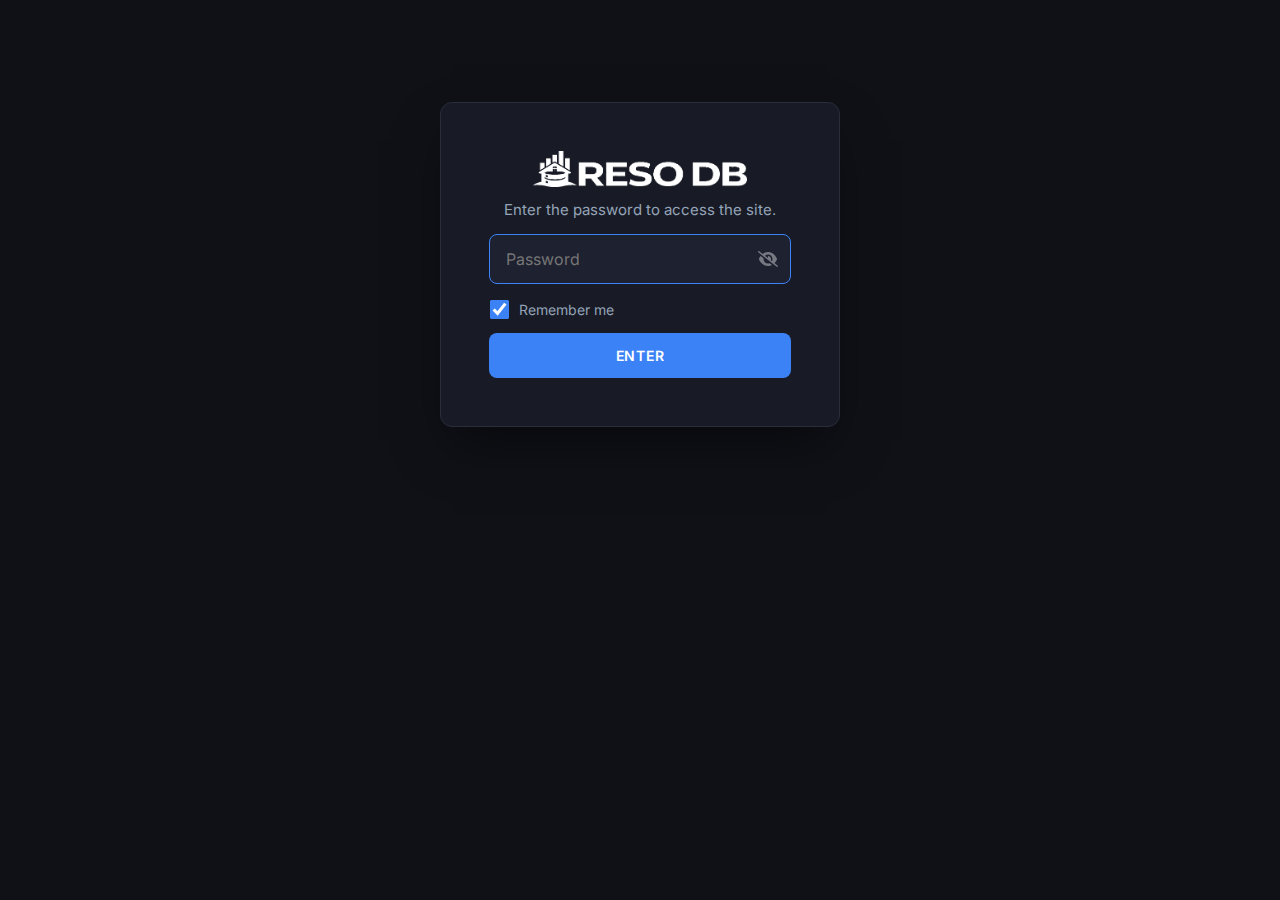
<file: index.html>
<!DOCTYPE html>
<html class="staticrypt-html">
    <head>
        <meta charset="utf-8" />
        <title>RESO DB</title>
        <meta name="viewport" content="width=device-width, initial-scale=1" />

        <meta http-equiv="cache-control" content="max-age=0" />
        <meta http-equiv="cache-control" content="no-cache" />
        <meta http-equiv="expires" content="0" />
        <meta http-equiv="expires" content="Tue, 01 Jan 1980 1:00:00 GMT" />
        <meta http-equiv="pragma" content="no-cache" />

        <style>
            @import url('https://fonts.googleapis.com/css2?family=Inter:wght@400;500;600&display=swap');

            .staticrypt-hr {
                margin-top: 20px;
                margin-bottom: 20px;
                border: 0;
                border-top: 1px solid #2a2d3a;
            }

            .staticrypt-page {
                width: 400px;
                padding: 8% 0 0;
                margin: auto;
                box-sizing: border-box;
            }

            .staticrypt-form {
                position: relative;
                z-index: 1;
                background: #181b25;
                max-width: 400px;
                margin: 0 auto 100px;
                padding: 48px;
                text-align: center;
                border-radius: 12px;
                border: 1px solid #2a2d3a;
                box-shadow: 0 25px 50px -12px rgba(0, 0, 0, 0.5);
            }

            .staticrypt-form input[type="password"],
            input[type="text"] {
                background: #1e2130;
                border: 1px solid #2a2d3a;
                box-sizing: border-box;
                font-size: 15px;
                font-family: 'Inter', sans-serif;
                outline: 0;
                padding: 14px 40px 14px 16px;
                width: 100%;
                color: #e2e8f0;
                border-radius: 8px;
                transition: border-color 0.2s;
            }

            .staticrypt-form input[type="password"]:focus,
            input[type="text"]:focus {
                border-color: #3b82f6;
            }

            .staticrypt-password-container {
                position: relative;
                outline: 0;
                width: 100%;
                border: 0;
                margin: 0 0 16px;
                box-sizing: border-box;
            }

            .staticrypt-toggle-password-visibility {
                cursor: pointer;
                height: 20px;
                opacity: 40%;
                padding: 13px;
                position: absolute;
                right: 0;
                top: 50%;
                transform: translateY(-50%);
                width: 20px;
                filter: invert(1);
            }

            .staticrypt-form .staticrypt-decrypt-button {
                text-transform: uppercase;
                outline: 0;
                background: #3b82f6;
                width: 100%;
                border: 0;
                padding: 14px;
                color: #ffffff;
                font-size: 14px;
                font-weight: 600;
                font-family: 'Inter', sans-serif;
                letter-spacing: 0.05em;
                cursor: pointer;
                border-radius: 8px;
                transition: background 0.2s;
            }

            .staticrypt-form .staticrypt-decrypt-button:hover,
            .staticrypt-form .staticrypt-decrypt-button:active,
            .staticrypt-form .staticrypt-decrypt-button:focus {
                background: #2563eb;
            }

            .staticrypt-html {
                height: 100%;
            }

            .staticrypt-body {
                height: 100%;
                margin: 0;
            }

            .staticrypt-content {
                height: 100%;
                margin-bottom: 1em;
                background: #0f1117;
                font-family: 'Inter', sans-serif;
                -webkit-font-smoothing: antialiased;
                -moz-osx-font-smoothing: grayscale;
            }

            .staticrypt-logo {
                margin-bottom: 24px;
            }

            .staticrypt-logo img {
                height: 36px;
                filter: brightness(0) invert(1);
            }

            .staticrypt-instructions {
                margin-top: -1em;
                margin-bottom: 1em;
                color: #94a3b8;
                font-size: 0.9375rem;
            }

            .staticrypt-title {
                font-size: 1.5em;
                color: #e2e8f0;
                font-weight: 600;
            }

            label.staticrypt-remember {
                display: flex;
                align-items: center;
                margin-bottom: 1em;
                color: #94a3b8;
                font-size: 0.875rem;
            }

            .staticrypt-remember input[type="checkbox"] {
                transform: scale(1.5);
                margin-right: 1em;
                accent-color: #3b82f6;
            }

            .hidden {
                display: none !important;
            }

            .staticrypt-spinner-container {
                height: 100%;
                display: flex;
                align-items: center;
                justify-content: center;
                background: #0f1117;
            }

            .staticrypt-spinner {
                display: inline-block;
                width: 2rem;
                height: 2rem;
                vertical-align: text-bottom;
                border: 0.25em solid #2a2d3a;
                border-right-color: #3b82f6;
                border-radius: 50%;
                animation: spinner-border 0.75s linear infinite;
            }

            @keyframes spinner-border {
                100% {
                    transform: rotate(360deg);
                }
            }

            @media screen and (-webkit-min-device-pixel-ratio: 0) {
                .staticrypt-form input[type="password"],
                input[type="text"] {
                    font-size: 16px;
                }
            }
        </style>
    </head>

    <body class="staticrypt-body">
        <div id="staticrypt_loading" class="staticrypt-spinner-container">
            <div class="staticrypt-spinner"></div>
        </div>

        <div id="staticrypt_content" class="staticrypt-content hidden">
            <div class="staticrypt-page">
                <div class="staticrypt-form">
                    <div class="staticrypt-logo">
                        <img src="[data-uri]" alt="RESO DB" />
                    </div>
                    <div class="staticrypt-instructions">
                        <p>Enter the password to access the site.</p>
                    </div>

                    <form id="staticrypt-form" action="#" method="post">
                        <div class="staticrypt-password-container">
                            <input
                                id="staticrypt-password"
                                type="password"
                                name="password"
                                placeholder="Password"
                                autofocus
                            />

                            <img
                                class="staticrypt-toggle-password-visibility"
                                alt="Show password"
                                title="Show password"
                                src="[data-uri]"
                            />
                        </div>

                        <label id="staticrypt-remember-label" class="staticrypt-remember hidden">
                            <input id="staticrypt-remember" type="checkbox" name="remember" checked />
                            Remember me
                        </label>

                        <input type="submit" class="staticrypt-decrypt-button" value="Enter" />
                    </form>
                </div>
            </div>
        </div>

        <script>
            const staticryptInitiator = ((function(){
  const exports = {};
  const cryptoEngine = ((function(){
  const exports = {};
  const { subtle } = crypto;

const IV_BITS = 16 * 8;
const HEX_BITS = 4;
const ENCRYPTION_ALGO = "AES-CBC";

/**
 * Translates between utf8 encoded hexadecimal strings
 * and Uint8Array bytes.
 */
const HexEncoder = {
    /**
     * hex string -> bytes
     * @param {string} hexString
     * @returns {Uint8Array}
     */
    parse: function (hexString) {
        if (hexString.length % 2 !== 0) throw "Invalid hexString";
        const arrayBuffer = new Uint8Array(hexString.length / 2);

        for (let i = 0; i < hexString.length; i += 2) {
            const byteValue = parseInt(hexString.substring(i, i + 2), 16);
            if (isNaN(byteValue)) {
                throw "Invalid hexString";
            }
            arrayBuffer[i / 2] = byteValue;
        }
        return arrayBuffer;
    },

    /**
     * bytes -> hex string
     * @param {Uint8Array} bytes
     * @returns {string}
     */
    stringify: function (bytes) {
        const hexBytes = [];

        for (let i = 0; i < bytes.length; ++i) {
            let byteString = bytes[i].toString(16);
            if (byteString.length < 2) {
                byteString = "0" + byteString;
            }
            hexBytes.push(byteString);
        }
        return hexBytes.join("");
    },
};

/**
 * Translates between utf8 strings and Uint8Array bytes.
 */
const UTF8Encoder = {
    parse: function (str) {
        return new TextEncoder().encode(str);
    },

    stringify: function (bytes) {
        return new TextDecoder().decode(bytes);
    },
};

/**
 * Salt and encrypt a msg with a password.
 */
async function encrypt(msg, hashedPassword) {
    // Must be 16 bytes, unpredictable, and preferably cryptographically random. However, it need not be secret.
    // https://developer.mozilla.org/en-US/docs/Web/API/SubtleCrypto/encrypt#parameters
    const iv = crypto.getRandomValues(new Uint8Array(IV_BITS / 8));

    const key = await subtle.importKey("raw", HexEncoder.parse(hashedPassword), ENCRYPTION_ALGO, false, ["encrypt"]);

    const encrypted = await subtle.encrypt(
        {
            name: ENCRYPTION_ALGO,
            iv: iv,
        },
        key,
        UTF8Encoder.parse(msg)
    );

    // iv will be 32 hex characters, we prepend it to the ciphertext for use in decryption
    return HexEncoder.stringify(iv) + HexEncoder.stringify(new Uint8Array(encrypted));
}
exports.encrypt = encrypt;

/**
 * Decrypt a salted msg using a password.
 *
 * @param {string} encryptedMsg
 * @param {string} hashedPassword
 * @returns {Promise<string>}
 */
async function decrypt(encryptedMsg, hashedPassword) {
    const ivLength = IV_BITS / HEX_BITS;
    const iv = HexEncoder.parse(encryptedMsg.substring(0, ivLength));
    const encrypted = encryptedMsg.substring(ivLength);

    const key = await subtle.importKey("raw", HexEncoder.parse(hashedPassword), ENCRYPTION_ALGO, false, ["decrypt"]);

    const outBuffer = await subtle.decrypt(
        {
            name: ENCRYPTION_ALGO,
            iv: iv,
        },
        key,
        HexEncoder.parse(encrypted)
    );

    return UTF8Encoder.stringify(new Uint8Array(outBuffer));
}
exports.decrypt = decrypt;

/**
 * Salt and hash the password so it can be stored in localStorage without opening a password reuse vulnerability.
 *
 * @param {string} password
 * @param {string} salt
 * @returns {Promise<string>}
 */
async function hashPassword(password, salt) {
    // we hash the password in multiple steps, each adding more iterations. This is because we used to allow less
    // iterations, so for backward compatibility reasons, we need to support going from that to more iterations.
    let hashedPassword = await hashLegacyRound(password, salt);

    hashedPassword = await hashSecondRound(hashedPassword, salt);

    return hashThirdRound(hashedPassword, salt);
}
exports.hashPassword = hashPassword;

/**
 * This hashes the password with 1k iterations. This is a low number, we need this function to support backwards
 * compatibility.
 *
 * @param {string} password
 * @param {string} salt
 * @returns {Promise<string>}
 */
function hashLegacyRound(password, salt) {
    return pbkdf2(password, salt, 1000, "SHA-1");
}
exports.hashLegacyRound = hashLegacyRound;

/**
 * Add a second round of iterations. This is because we used to use 1k, so for backwards compatibility with
 * remember-me/autodecrypt links, we need to support going from that to more iterations.
 *
 * @param hashedPassword
 * @param salt
 * @returns {Promise<string>}
 */
function hashSecondRound(hashedPassword, salt) {
    return pbkdf2(hashedPassword, salt, 14000, "SHA-256");
}
exports.hashSecondRound = hashSecondRound;

/**
 * Add a third round of iterations to bring total number to 600k. This is because we used to use 1k, then 15k, so for
 * backwards compatibility with remember-me/autodecrypt links, we need to support going from that to more iterations.
 *
 * @param hashedPassword
 * @param salt
 * @returns {Promise<string>}
 */
function hashThirdRound(hashedPassword, salt) {
    return pbkdf2(hashedPassword, salt, 585000, "SHA-256");
}
exports.hashThirdRound = hashThirdRound;

/**
 * Salt and hash the password so it can be stored in localStorage without opening a password reuse vulnerability.
 *
 * @param {string} password
 * @param {string} salt
 * @param {int} iterations
 * @param {string} hashAlgorithm
 * @returns {Promise<string>}
 */
async function pbkdf2(password, salt, iterations, hashAlgorithm) {
    const key = await subtle.importKey("raw", UTF8Encoder.parse(password), "PBKDF2", false, ["deriveBits"]);

    const keyBytes = await subtle.deriveBits(
        {
            name: "PBKDF2",
            hash: hashAlgorithm,
            iterations,
            salt: UTF8Encoder.parse(salt),
        },
        key,
        256
    );

    return HexEncoder.stringify(new Uint8Array(keyBytes));
}

function generateRandomSalt() {
    const bytes = crypto.getRandomValues(new Uint8Array(128 / 8));

    return HexEncoder.stringify(new Uint8Array(bytes));
}
exports.generateRandomSalt = generateRandomSalt;

async function signMessage(hashedPassword, message) {
    const key = await subtle.importKey(
        "raw",
        HexEncoder.parse(hashedPassword),
        {
            name: "HMAC",
            hash: "SHA-256",
        },
        false,
        ["sign"]
    );
    const signature = await subtle.sign("HMAC", key, UTF8Encoder.parse(message));

    return HexEncoder.stringify(new Uint8Array(signature));
}
exports.signMessage = signMessage;

function getRandomAlphanum() {
    const possibleCharacters = "abcdefghijklmnopqrstuvwxyzABCDEFGHIJKLMNOPQRSTUVWXYZ0123456789";

    let byteArray;
    let parsedInt;

    // Keep generating new random bytes until we get a value that falls
    // within a range that can be evenly divided by possibleCharacters.length
    do {
        byteArray = crypto.getRandomValues(new Uint8Array(1));
        // extract the lowest byte to get an int from 0 to 255 (probably unnecessary, since we're only generating 1 byte)
        parsedInt = byteArray[0] & 0xff;
    } while (parsedInt >= 256 - (256 % possibleCharacters.length));

    // Take the modulo of the parsed integer to get a random number between 0 and totalLength - 1
    const randomIndex = parsedInt % possibleCharacters.length;

    return possibleCharacters[randomIndex];
}

/**
 * Generate a random string of a given length.
 *
 * @param {int} length
 * @returns {string}
 */
function generateRandomString(length) {
    let randomString = "";

    for (let i = 0; i < length; i++) {
        randomString += getRandomAlphanum();
    }

    return randomString;
}
exports.generateRandomString = generateRandomString;

  return exports;
})());
const codec = ((function(){
  const exports = {};
  /**
 * Initialize the codec with the provided cryptoEngine - this return functions to encode and decode messages.
 *
 * @param cryptoEngine - the engine to use for encryption / decryption
 */
function init(cryptoEngine) {
    const exports = {};

    /**
     * Top-level function for encoding a message.
     * Includes password hashing, encryption, and signing.
     *
     * @param {string} msg
     * @param {string} password
     * @param {string} salt
     *
     * @returns {string} The encoded text
     */
    async function encode(msg, password, salt) {
        const hashedPassword = await cryptoEngine.hashPassword(password, salt);

        const encrypted = await cryptoEngine.encrypt(msg, hashedPassword);

        // we use the hashed password in the HMAC because this is effectively what will be used a password (so we can store
        // it in localStorage safely, we don't use the clear text password)
        const hmac = await cryptoEngine.signMessage(hashedPassword, encrypted);

        return hmac + encrypted;
    }
    exports.encode = encode;

    /**
     * Encode using a password that has already been hashed. This is useful to encode multiple messages in a row, that way
     * we don't need to hash the password multiple times.
     *
     * @param {string} msg
     * @param {string} hashedPassword
     *
     * @returns {string} The encoded text
     */
    async function encodeWithHashedPassword(msg, hashedPassword) {
        const encrypted = await cryptoEngine.encrypt(msg, hashedPassword);

        // we use the hashed password in the HMAC because this is effectively what will be used a password (so we can store
        // it in localStorage safely, we don't use the clear text password)
        const hmac = await cryptoEngine.signMessage(hashedPassword, encrypted);

        return hmac + encrypted;
    }
    exports.encodeWithHashedPassword = encodeWithHashedPassword;

    /**
     * Top-level function for decoding a message.
     * Includes signature check and decryption.
     *
     * @param {string} signedMsg
     * @param {string} hashedPassword
     * @param {string} salt
     * @param {int} backwardCompatibleAttempt
     * @param {string} originalPassword
     *
     * @returns {Object} {success: true, decoded: string} | {success: false, message: string}
     */
    async function decode(signedMsg, hashedPassword, salt, backwardCompatibleAttempt = 0, originalPassword = "") {
        const encryptedHMAC = signedMsg.substring(0, 64);
        const encryptedMsg = signedMsg.substring(64);
        const decryptedHMAC = await cryptoEngine.signMessage(hashedPassword, encryptedMsg);

        if (decryptedHMAC !== encryptedHMAC) {
            // we have been raising the number of iterations in the hashing algorithm multiple times, so to support the old
            // remember-me/autodecrypt links we need to try bringing the old hashes up to speed.
            originalPassword = originalPassword || hashedPassword;
            if (backwardCompatibleAttempt === 0) {
                const updatedHashedPassword = await cryptoEngine.hashThirdRound(originalPassword, salt);

                return decode(signedMsg, updatedHashedPassword, salt, backwardCompatibleAttempt + 1, originalPassword);
            }
            if (backwardCompatibleAttempt === 1) {
                let updatedHashedPassword = await cryptoEngine.hashSecondRound(originalPassword, salt);
                updatedHashedPassword = await cryptoEngine.hashThirdRound(updatedHashedPassword, salt);

                return decode(signedMsg, updatedHashedPassword, salt, backwardCompatibleAttempt + 1, originalPassword);
            }

            return { success: false, message: "Signature mismatch" };
        }

        return {
            success: true,
            decoded: await cryptoEngine.decrypt(encryptedMsg, hashedPassword),
        };
    }
    exports.decode = decode;

    return exports;
}
exports.init = init;

  return exports;
})());
const decode = codec.init(cryptoEngine).decode;

/**
 * Initialize the staticrypt module, that exposes functions callbable by the password_template.
 *
 * @param {{
 *  staticryptEncryptedMsgUniqueVariableName: string,
 *  isRememberEnabled: boolean,
 *  rememberDurationInDays: number,
 *  staticryptSaltUniqueVariableName: string,
 * }} staticryptConfig - object of data that is stored on the password_template at encryption time.
 *
 * @param {{
 *  rememberExpirationKey: string,
 *  rememberPassphraseKey: string,
 *  replaceHtmlCallback: function,
 *  clearLocalStorageCallback: function,
 * }} templateConfig - object of data that can be configured by a custom password_template.
 */
function init(staticryptConfig, templateConfig) {
    const exports = {};

    /**
     * Decrypt our encrypted page, replace the whole HTML.
     *
     * @param {string} hashedPassword
     * @returns {Promise<boolean>}
     */
    async function decryptAndReplaceHtml(hashedPassword) {
        const { staticryptEncryptedMsgUniqueVariableName, staticryptSaltUniqueVariableName } = staticryptConfig;
        const { replaceHtmlCallback } = templateConfig;

        const result = await decode(
            staticryptEncryptedMsgUniqueVariableName,
            hashedPassword,
            staticryptSaltUniqueVariableName
        );
        if (!result.success) {
            return false;
        }
        const plainHTML = result.decoded;

        // if the user configured a callback call it, otherwise just replace the whole HTML
        if (typeof replaceHtmlCallback === "function") {
            replaceHtmlCallback(plainHTML);
        } else {
            document.write(plainHTML);
            document.close();
        }

        return true;
    }

    /**
     * Attempt to decrypt the page and replace the whole HTML.
     *
     * @param {string} password
     * @param {boolean} isRememberChecked
     *
     * @returns {Promise<{isSuccessful: boolean, hashedPassword?: string}>} - we return an object, so that if we want to
     *   expose more information in the future we can do it without breaking the password_template
     */
    async function handleDecryptionOfPage(password, isRememberChecked) {
        const { staticryptSaltUniqueVariableName } = staticryptConfig;

        // decrypt and replace the whole page
        const hashedPassword = await cryptoEngine.hashPassword(password, staticryptSaltUniqueVariableName);
        return handleDecryptionOfPageFromHash(hashedPassword, isRememberChecked);
    }
    exports.handleDecryptionOfPage = handleDecryptionOfPage;

    async function handleDecryptionOfPageFromHash(hashedPassword, isRememberChecked) {
        const { isRememberEnabled, rememberDurationInDays } = staticryptConfig;
        const { rememberExpirationKey, rememberPassphraseKey } = templateConfig;

        const isDecryptionSuccessful = await decryptAndReplaceHtml(hashedPassword);

        if (!isDecryptionSuccessful) {
            return {
                isSuccessful: false,
                hashedPassword,
            };
        }

        // remember the hashedPassword and set its expiration if necessary
        if (isRememberEnabled && isRememberChecked) {
            window.localStorage.setItem(rememberPassphraseKey, hashedPassword);

            // set the expiration if the duration isn't 0 (meaning no expiration)
            if (rememberDurationInDays > 0) {
                window.localStorage.setItem(
                    rememberExpirationKey,
                    (new Date().getTime() + rememberDurationInDays * 24 * 60 * 60 * 1000).toString()
                );
            }
        }

        return {
            isSuccessful: true,
            hashedPassword,
        };
    }
    exports.handleDecryptionOfPageFromHash = handleDecryptionOfPageFromHash;

    /**
     * Clear localstorage from staticrypt related values
     */
    function clearLocalStorage() {
        const { clearLocalStorageCallback, rememberExpirationKey, rememberPassphraseKey } = templateConfig;

        if (typeof clearLocalStorageCallback === "function") {
            clearLocalStorageCallback();
        } else {
            localStorage.removeItem(rememberPassphraseKey);
            localStorage.removeItem(rememberExpirationKey);
        }
    }

    async function handleDecryptOnLoad() {
        let isSuccessful = await decryptOnLoadFromUrl();

        if (!isSuccessful) {
            isSuccessful = await decryptOnLoadFromRememberMe();
        }

        return { isSuccessful };
    }
    exports.handleDecryptOnLoad = handleDecryptOnLoad;

    /**
     * Clear storage if we are logging out
     *
     * @returns {boolean} - whether we logged out
     */
    function logoutIfNeeded() {
        const logoutKey = "staticrypt_logout";

        // handle logout through query param
        const queryParams = new URLSearchParams(window.location.search);
        if (queryParams.has(logoutKey)) {
            clearLocalStorage();
            return true;
        }

        // handle logout through URL fragment
        const hash = window.location.hash.substring(1);
        if (hash.includes(logoutKey)) {
            clearLocalStorage();
            return true;
        }

        return false;
    }

    /**
     * To be called on load: check if we want to try to decrypt and replace the HTML with the decrypted content, and
     * try to do it if needed.
     *
     * @returns {Promise<boolean>} true if we derypted and replaced the whole page, false otherwise
     */
    async function decryptOnLoadFromRememberMe() {
        const { rememberDurationInDays } = staticryptConfig;
        const { rememberExpirationKey, rememberPassphraseKey } = templateConfig;

        // if we are login out, terminate
        if (logoutIfNeeded()) {
            return false;
        }

        // if there is expiration configured, check if we're not beyond the expiration
        if (rememberDurationInDays && rememberDurationInDays > 0) {
            const expiration = localStorage.getItem(rememberExpirationKey),
                isExpired = expiration && new Date().getTime() > parseInt(expiration);

            if (isExpired) {
                clearLocalStorage();
                return false;
            }
        }

        const hashedPassword = localStorage.getItem(rememberPassphraseKey);

        if (hashedPassword) {
            // try to decrypt
            const isDecryptionSuccessful = await decryptAndReplaceHtml(hashedPassword);

            // if the decryption is unsuccessful the password might be wrong - silently clear the saved data and let
            // the user fill the password form again
            if (!isDecryptionSuccessful) {
                clearLocalStorage();
                return false;
            }

            return true;
        }

        return false;
    }

    async function decryptOnLoadFromUrl() {
        const passwordKey = "staticrypt_pwd";
        const rememberMeKey = "remember_me";

        // try to get the password from the query param (for backward compatibility - we now want to avoid this method,
        // since it sends the hashed password to the server which isn't needed)
        const queryParams = new URLSearchParams(window.location.search);
        const hashedPasswordQuery = queryParams.get(passwordKey);
        const rememberMeQuery = queryParams.get(rememberMeKey);

        const urlFragment = window.location.hash.substring(1);
        // get the password from the url fragment
        const hashedPasswordRegexMatch = urlFragment.match(new RegExp(passwordKey + "=([^&]*)"));
        const hashedPasswordFragment = hashedPasswordRegexMatch ? hashedPasswordRegexMatch[1] : null;
        const rememberMeFragment = urlFragment.includes(rememberMeKey);

        const hashedPassword = hashedPasswordFragment || hashedPasswordQuery;
        const rememberMe = rememberMeFragment || rememberMeQuery;

        if (hashedPassword) {
            return handleDecryptionOfPageFromHash(hashedPassword, rememberMe);
        }

        return false;
    }

    return exports;
}
exports.init = init;

  return exports;
})());
            const templateError = "Bad password!",
                templateToggleAltShow = "Show password",
                templateToggleAltHide = "Hide password",
                isRememberEnabled = true,
                staticryptConfig = {"staticryptEncryptedMsgUniqueVariableName":"[base64]","isRememberEnabled":true,"rememberDurationInDays":30,"staticryptSaltUniqueVariableName":"efb7f58bda6d803a7c6dc286c01f7266"};

            const templateConfig = {
                rememberExpirationKey: "staticrypt_expiration",
                rememberPassphraseKey: "staticrypt_passphrase",
                replaceHtmlCallback: null,
                clearLocalStorageCallback: null,
            };

            const staticrypt = staticryptInitiator.init(staticryptConfig, templateConfig);

            window.onload = async function () {
                const { isSuccessful } = await staticrypt.handleDecryptOnLoad();

                if (!isSuccessful) {
                    document.getElementById("staticrypt_loading").classList.add("hidden");
                    document.getElementById("staticrypt_content").classList.remove("hidden");
                    document.getElementById("staticrypt-password").focus();

                    if (isRememberEnabled) {
                        document.getElementById("staticrypt-remember-label").classList.remove("hidden");
                    }
                }
            };

            const toggleIcon = document.querySelector(".staticrypt-toggle-password-visibility");
            const imgSrcEyeClosed =
                "[data-uri]";
            const imgSrcEyeOpened =
                "[data-uri]";
            toggleIcon.addEventListener("click", function () {
                const passwordInput = document.getElementById("staticrypt-password");
                if (passwordInput.type === "password") {
                    passwordInput.type = "text";
                    toggleIcon.src = imgSrcEyeOpened;
                    toggleIcon.alt = templateToggleAltHide;
                    toggleIcon.title = templateToggleAltHide;
                } else {
                    passwordInput.type = "password";
                    toggleIcon.src = imgSrcEyeClosed;
                    toggleIcon.alt = templateToggleAltShow;
                    toggleIcon.title = templateToggleAltShow;
                }
            });

            document.getElementById("staticrypt-form").addEventListener("submit", async function (e) {
                e.preventDefault();

                const password = document.getElementById("staticrypt-password").value,
                    isRememberChecked = document.getElementById("staticrypt-remember").checked;

                const { isSuccessful } = await staticrypt.handleDecryptionOfPage(password, isRememberChecked);

                if (!isSuccessful) {
                    alert(templateError);
                }
            });
        </script>
    </body>
</html>
</file>
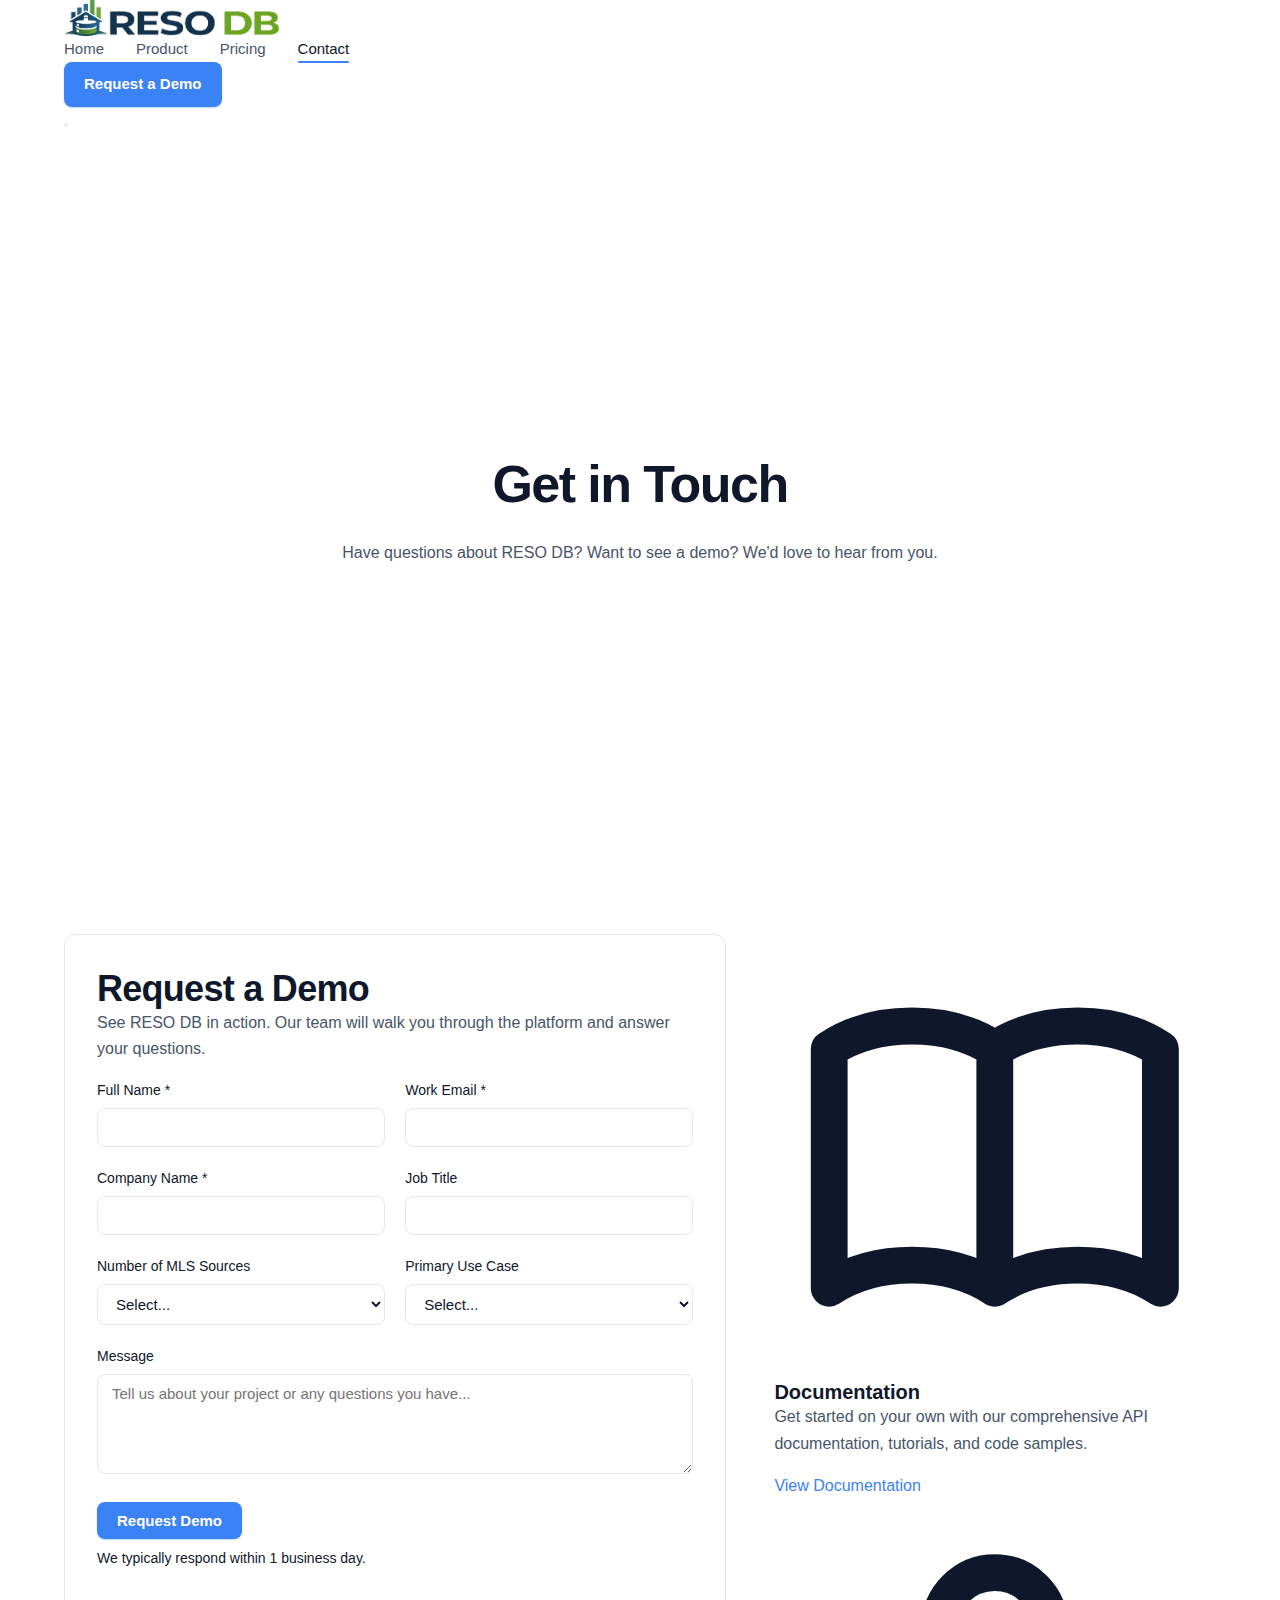
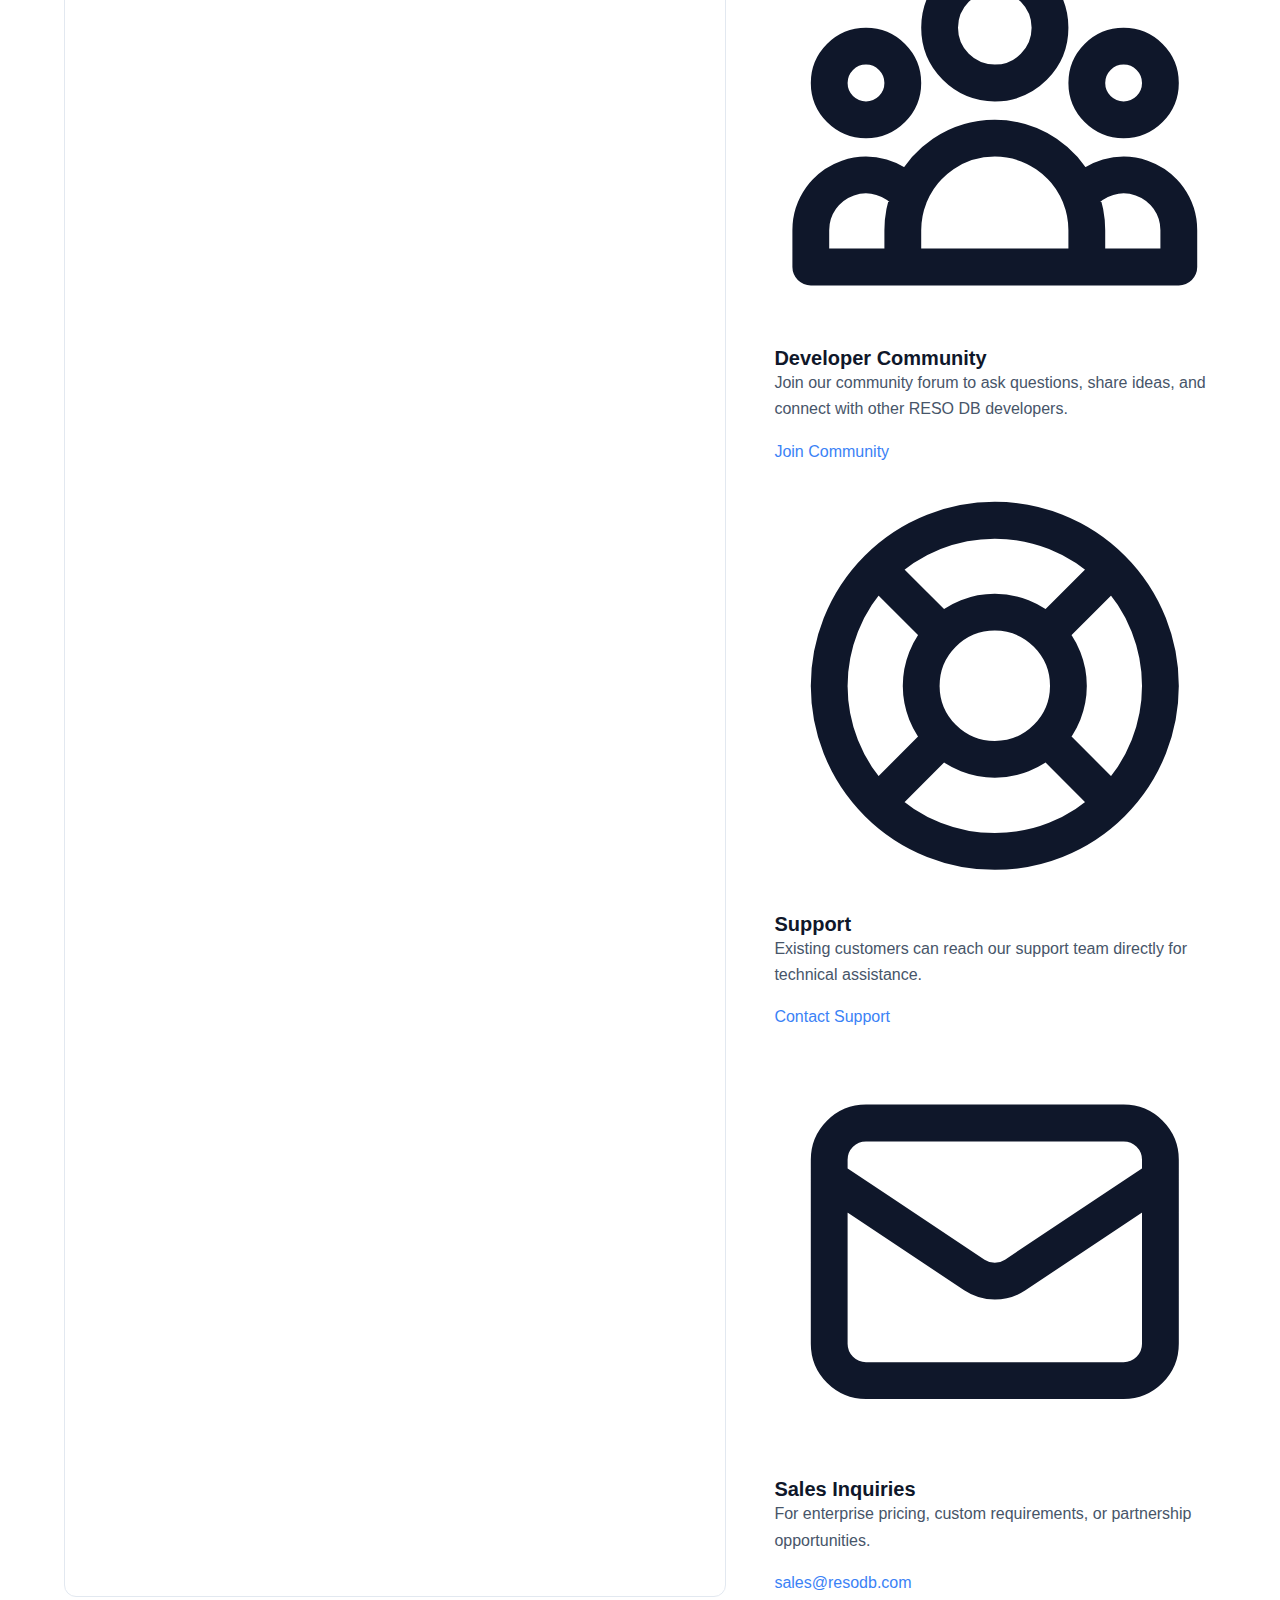
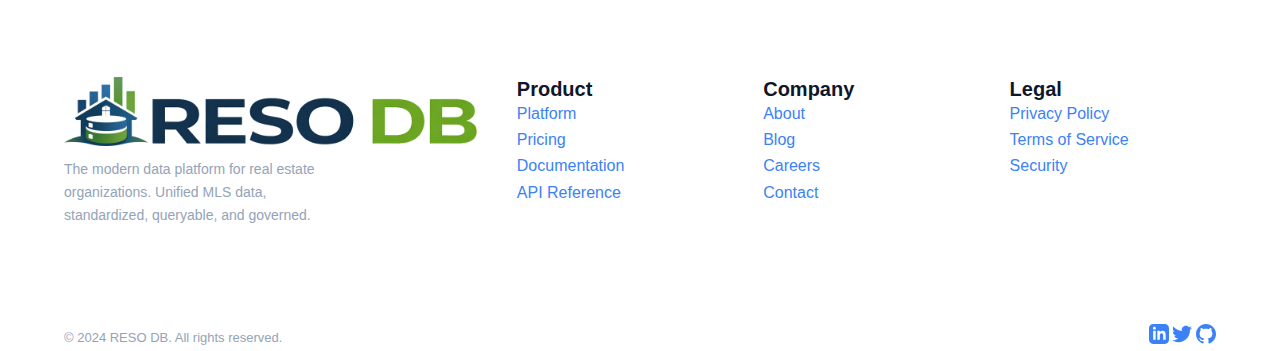
<file: contact.html>
<!DOCTYPE html>
<html lang="en">
<head>
  <meta charset="UTF-8">
  <meta name="viewport" content="width=device-width, initial-scale=1.0">
  <meta name="description" content="Contact RESO DB - Request a demo, get support, or reach out to our sales team. We'd love to hear from you.">
  <title>Contact - RESO DB</title>
  <link rel="stylesheet" href="css/styles.css">
  <link rel="icon" type="image/png" href="images/logo.png">
</head>
<body>
  <!-- Header -->
  <header>
    <nav class="container">
      <a href="index.html" class="logo">
        <img src="images/logo-wordmark.png" alt="RESO DB">
      </a>
      <ul class="nav-links">
        <li><a href="index.html">Home</a></li>
        <li><a href="product.html">Product</a></li>
        <li><a href="pricing.html">Pricing</a></li>
        <li><a href="contact.html" class="active">Contact</a></li>
      </ul>
      <div class="nav-cta">
        <a href="contact.html" class="btn btn-primary">Request a Demo</a>
      </div>
      <button class="mobile-menu-btn" aria-label="Toggle menu">
        <span></span>
        <span></span>
        <span></span>
      </button>
    </nav>
  </header>

  <!-- Hero Section -->
  <section class="hero">
    <div class="container">
      <div class="hero-content" style="grid-template-columns: 1fr; text-align: center;">
        <div class="hero-text">
          <h1>Get in Touch</h1>
          <p>Have questions about RESO DB? Want to see a demo? We'd love to hear from you.</p>
        </div>
      </div>
    </div>
  </section>

  <!-- Contact Form & Info -->
  <section>
    <div class="container">
      <div class="contact-grid">
        <!-- Form -->
        <div class="contact-form">
          <h2>Request a Demo</h2>
          <p>See RESO DB in action. Our team will walk you through the platform and answer your questions.</p>
          <form action="#" method="POST">
            <div class="form-row">
              <div class="form-group">
                <label for="name">Full Name <span>*</span></label>
                <input type="text" id="name" name="name" required>
              </div>
              <div class="form-group">
                <label for="email">Work Email <span>*</span></label>
                <input type="email" id="email" name="email" required>
              </div>
            </div>
            <div class="form-row">
              <div class="form-group">
                <label for="company">Company Name <span>*</span></label>
                <input type="text" id="company" name="company" required>
              </div>
              <div class="form-group">
                <label for="title">Job Title</label>
                <input type="text" id="title" name="title">
              </div>
            </div>
            <div class="form-row">
              <div class="form-group">
                <label for="mls-sources">Number of MLS Sources</label>
                <select id="mls-sources" name="mls-sources">
                  <option value="">Select...</option>
                  <option value="1">1</option>
                  <option value="2-5">2-5</option>
                  <option value="6-10">6-10</option>
                  <option value="10+">10+</option>
                </select>
              </div>
              <div class="form-group">
                <label for="use-case">Primary Use Case</label>
                <select id="use-case" name="use-case">
                  <option value="">Select...</option>
                  <option value="analytics">Analytics/BI</option>
                  <option value="development">Application Development</option>
                  <option value="aggregation">Data Aggregation</option>
                  <option value="other">Other</option>
                </select>
              </div>
            </div>
            <div class="form-group">
              <label for="message">Message</label>
              <textarea id="message" name="message" placeholder="Tell us about your project or any questions you have..."></textarea>
            </div>
            <button type="submit" class="btn btn-primary btn-large">Request Demo</button>
            <p class="mt-1" style="font-size: 0.875rem; color: var(--text-light);">We typically respond within 1 business day.</p>
          </form>
        </div>

        <!-- Contact Info -->
        <div class="contact-info">
          <div class="contact-info-card">
            <h4>
              <svg xmlns="http://www.w3.org/2000/svg" fill="none" viewBox="0 0 24 24" stroke="currentColor">
                <path stroke-linecap="round" stroke-linejoin="round" stroke-width="2" d="M12 6.253v13m0-13C10.832 5.477 9.246 5 7.5 5S4.168 5.477 3 6.253v13C4.168 18.477 5.754 18 7.5 18s3.332.477 4.5 1.253m0-13C13.168 5.477 14.754 5 16.5 5c1.747 0 3.332.477 4.5 1.253v13C19.832 18.477 18.247 18 16.5 18c-1.746 0-3.332.477-4.5 1.253" />
              </svg>
              Documentation
            </h4>
            <p>Get started on your own with our comprehensive API documentation, tutorials, and code samples.</p>
            <a href="#">View Documentation</a>
          </div>

          <div class="contact-info-card">
            <h4>
              <svg xmlns="http://www.w3.org/2000/svg" fill="none" viewBox="0 0 24 24" stroke="currentColor">
                <path stroke-linecap="round" stroke-linejoin="round" stroke-width="2" d="M17 20h5v-2a3 3 0 00-5.356-1.857M17 20H7m10 0v-2c0-.656-.126-1.283-.356-1.857M7 20H2v-2a3 3 0 015.356-1.857M7 20v-2c0-.656.126-1.283.356-1.857m0 0a5.002 5.002 0 019.288 0M15 7a3 3 0 11-6 0 3 3 0 016 0zm6 3a2 2 0 11-4 0 2 2 0 014 0zM7 10a2 2 0 11-4 0 2 2 0 014 0z" />
              </svg>
              Developer Community
            </h4>
            <p>Join our community forum to ask questions, share ideas, and connect with other RESO DB developers.</p>
            <a href="#">Join Community</a>
          </div>

          <div class="contact-info-card">
            <h4>
              <svg xmlns="http://www.w3.org/2000/svg" fill="none" viewBox="0 0 24 24" stroke="currentColor">
                <path stroke-linecap="round" stroke-linejoin="round" stroke-width="2" d="M18.364 5.636l-3.536 3.536m0 5.656l3.536 3.536M9.172 9.172L5.636 5.636m3.536 9.192l-3.536 3.536M21 12a9 9 0 11-18 0 9 9 0 0118 0zm-5 0a4 4 0 11-8 0 4 4 0 018 0z" />
              </svg>
              Support
            </h4>
            <p>Existing customers can reach our support team directly for technical assistance.</p>
            <a href="#">Contact Support</a>
          </div>

          <div class="contact-info-card">
            <h4>
              <svg xmlns="http://www.w3.org/2000/svg" fill="none" viewBox="0 0 24 24" stroke="currentColor">
                <path stroke-linecap="round" stroke-linejoin="round" stroke-width="2" d="M3 8l7.89 5.26a2 2 0 002.22 0L21 8M5 19h14a2 2 0 002-2V7a2 2 0 00-2-2H5a2 2 0 00-2 2v10a2 2 0 002 2z" />
              </svg>
              Sales Inquiries
            </h4>
            <p>For enterprise pricing, custom requirements, or partnership opportunities.</p>
            <a href="mailto:sales@resodb.com">sales@resodb.com</a>
          </div>
        </div>
      </div>
    </div>
  </section>

  <!-- Footer -->
  <footer>
    <div class="container">
      <div class="footer-grid">
        <div class="footer-brand">
          <img src="images/logo-wordmark.png" alt="RESO DB">
          <p>The modern data platform for real estate organizations. Unified MLS data, standardized, queryable, and governed.</p>
        </div>
        <div class="footer-links">
          <h4>Product</h4>
          <ul>
            <li><a href="product.html">Platform</a></li>
            <li><a href="pricing.html">Pricing</a></li>
            <li><a href="#">Documentation</a></li>
            <li><a href="#">API Reference</a></li>
          </ul>
        </div>
        <div class="footer-links">
          <h4>Company</h4>
          <ul>
            <li><a href="#">About</a></li>
            <li><a href="#">Blog</a></li>
            <li><a href="#">Careers</a></li>
            <li><a href="contact.html">Contact</a></li>
          </ul>
        </div>
        <div class="footer-links">
          <h4>Legal</h4>
          <ul>
            <li><a href="#">Privacy Policy</a></li>
            <li><a href="#">Terms of Service</a></li>
            <li><a href="#">Security</a></li>
          </ul>
        </div>
      </div>
      <div class="footer-bottom">
        <p>&copy; 2024 RESO DB. All rights reserved.</p>
        <div class="footer-social">
          <a href="#" aria-label="LinkedIn">
            <svg xmlns="http://www.w3.org/2000/svg" width="20" height="20" fill="currentColor" viewBox="0 0 24 24">
              <path d="M19 0h-14c-2.761 0-5 2.239-5 5v14c0 2.761 2.239 5 5 5h14c2.762 0 5-2.239 5-5v-14c0-2.761-2.238-5-5-5zm-11 19h-3v-11h3v11zm-1.5-12.268c-.966 0-1.75-.79-1.75-1.764s.784-1.764 1.75-1.764 1.75.79 1.75 1.764-.783 1.764-1.75 1.764zm13.5 12.268h-3v-5.604c0-3.368-4-3.113-4 0v5.604h-3v-11h3v1.765c1.396-2.586 7-2.777 7 2.476v6.759z"/>
            </svg>
          </a>
          <a href="#" aria-label="Twitter">
            <svg xmlns="http://www.w3.org/2000/svg" width="20" height="20" fill="currentColor" viewBox="0 0 24 24">
              <path d="M24 4.557c-.883.392-1.832.656-2.828.775 1.017-.609 1.798-1.574 2.165-2.724-.951.564-2.005.974-3.127 1.195-.897-.957-2.178-1.555-3.594-1.555-3.179 0-5.515 2.966-4.797 6.045-4.091-.205-7.719-2.165-10.148-5.144-1.29 2.213-.669 5.108 1.523 6.574-.806-.026-1.566-.247-2.229-.616-.054 2.281 1.581 4.415 3.949 4.89-.693.188-1.452.232-2.224.084.626 1.956 2.444 3.379 4.6 3.419-2.07 1.623-4.678 2.348-7.29 2.04 2.179 1.397 4.768 2.212 7.548 2.212 9.142 0 14.307-7.721 13.995-14.646.962-.695 1.797-1.562 2.457-2.549z"/>
            </svg>
          </a>
          <a href="#" aria-label="GitHub">
            <svg xmlns="http://www.w3.org/2000/svg" width="20" height="20" fill="currentColor" viewBox="0 0 24 24">
              <path d="M12 0c-6.626 0-12 5.373-12 12 0 5.302 3.438 9.8 8.207 11.387.599.111.793-.261.793-.577v-2.234c-3.338.726-4.033-1.416-4.033-1.416-.546-1.387-1.333-1.756-1.333-1.756-1.089-.745.083-.729.083-.729 1.205.084 1.839 1.237 1.839 1.237 1.07 1.834 2.807 1.304 3.492.997.107-.775.418-1.305.762-1.604-2.665-.305-5.467-1.334-5.467-5.931 0-1.311.469-2.381 1.236-3.221-.124-.303-.535-1.524.117-3.176 0 0 1.008-.322 3.301 1.23.957-.266 1.983-.399 3.003-.404 1.02.005 2.047.138 3.006.404 2.291-1.552 3.297-1.23 3.297-1.23.653 1.653.242 2.874.118 3.176.77.84 1.235 1.911 1.235 3.221 0 4.609-2.807 5.624-5.479 5.921.43.372.823 1.102.823 2.222v3.293c0 .319.192.694.801.576 4.765-1.589 8.199-6.086 8.199-11.386 0-6.627-5.373-12-12-12z"/>
            </svg>
          </a>
        </div>
      </div>
    </div>
  </footer>

  <script>
    // Mobile menu toggle
    document.querySelector('.mobile-menu-btn').addEventListener('click', function() {
      document.querySelector('.nav-links').classList.toggle('active');
    });

    // Form submission (placeholder - would need backend integration)
    document.querySelector('form').addEventListener('submit', function(e) {
      e.preventDefault();
      alert('Thank you for your interest! In a production environment, this form would submit to a backend service.');
    });
  </script>
</body>
</html>
</file>
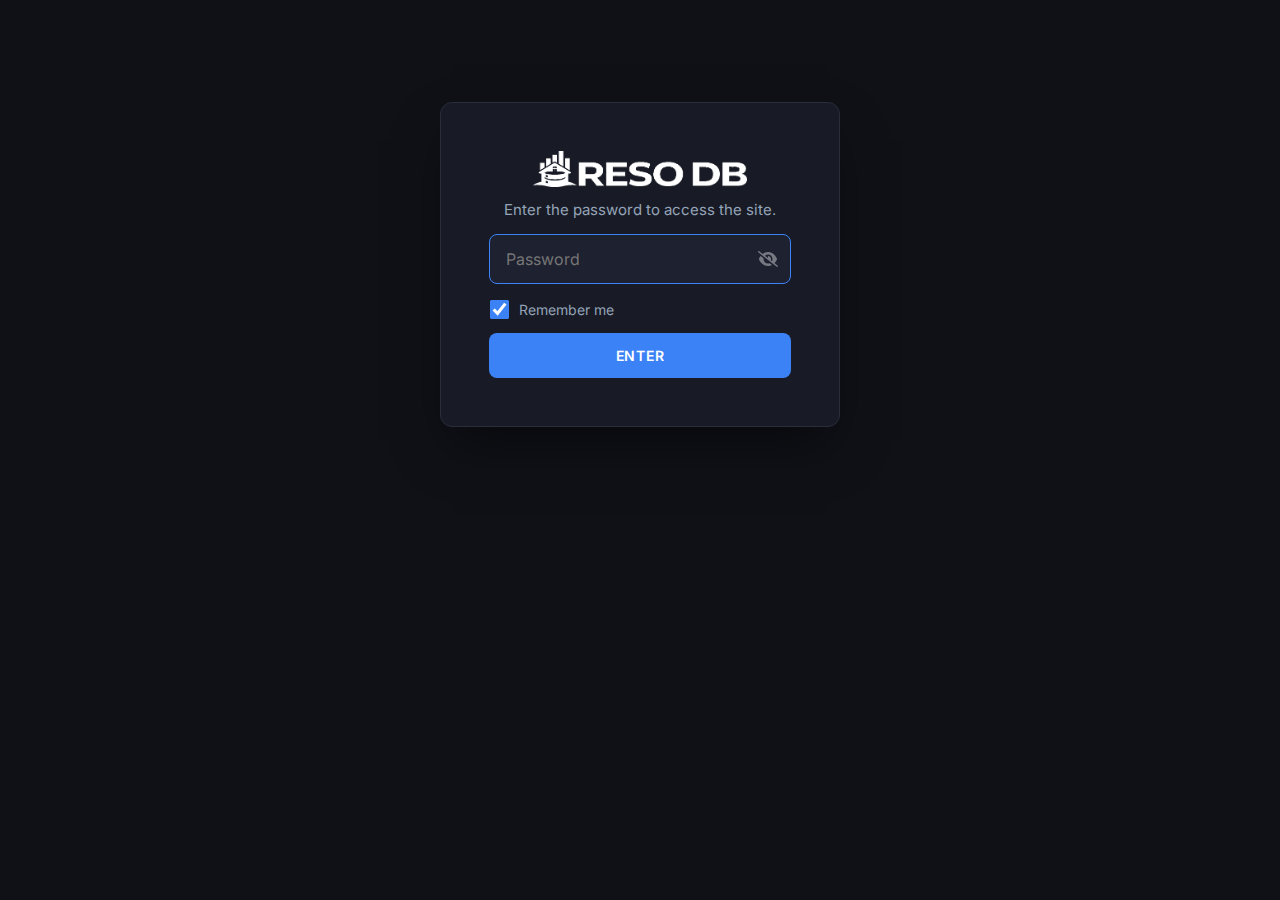
<file: investor-deck.html>
<!DOCTYPE html>
<html class="staticrypt-html">
    <head>
        <meta charset="utf-8" />
        <title>RESO DB</title>
        <meta name="viewport" content="width=device-width, initial-scale=1" />

        <meta http-equiv="cache-control" content="max-age=0" />
        <meta http-equiv="cache-control" content="no-cache" />
        <meta http-equiv="expires" content="0" />
        <meta http-equiv="expires" content="Tue, 01 Jan 1980 1:00:00 GMT" />
        <meta http-equiv="pragma" content="no-cache" />

        <style>
            @import url('https://fonts.googleapis.com/css2?family=Inter:wght@400;500;600&display=swap');

            .staticrypt-hr {
                margin-top: 20px;
                margin-bottom: 20px;
                border: 0;
                border-top: 1px solid #2a2d3a;
            }

            .staticrypt-page {
                width: 400px;
                padding: 8% 0 0;
                margin: auto;
                box-sizing: border-box;
            }

            .staticrypt-form {
                position: relative;
                z-index: 1;
                background: #181b25;
                max-width: 400px;
                margin: 0 auto 100px;
                padding: 48px;
                text-align: center;
                border-radius: 12px;
                border: 1px solid #2a2d3a;
                box-shadow: 0 25px 50px -12px rgba(0, 0, 0, 0.5);
            }

            .staticrypt-form input[type="password"],
            input[type="text"] {
                background: #1e2130;
                border: 1px solid #2a2d3a;
                box-sizing: border-box;
                font-size: 15px;
                font-family: 'Inter', sans-serif;
                outline: 0;
                padding: 14px 40px 14px 16px;
                width: 100%;
                color: #e2e8f0;
                border-radius: 8px;
                transition: border-color 0.2s;
            }

            .staticrypt-form input[type="password"]:focus,
            input[type="text"]:focus {
                border-color: #3b82f6;
            }

            .staticrypt-password-container {
                position: relative;
                outline: 0;
                width: 100%;
                border: 0;
                margin: 0 0 16px;
                box-sizing: border-box;
            }

            .staticrypt-toggle-password-visibility {
                cursor: pointer;
                height: 20px;
                opacity: 40%;
                padding: 13px;
                position: absolute;
                right: 0;
                top: 50%;
                transform: translateY(-50%);
                width: 20px;
                filter: invert(1);
            }

            .staticrypt-form .staticrypt-decrypt-button {
                text-transform: uppercase;
                outline: 0;
                background: #3b82f6;
                width: 100%;
                border: 0;
                padding: 14px;
                color: #ffffff;
                font-size: 14px;
                font-weight: 600;
                font-family: 'Inter', sans-serif;
                letter-spacing: 0.05em;
                cursor: pointer;
                border-radius: 8px;
                transition: background 0.2s;
            }

            .staticrypt-form .staticrypt-decrypt-button:hover,
            .staticrypt-form .staticrypt-decrypt-button:active,
            .staticrypt-form .staticrypt-decrypt-button:focus {
                background: #2563eb;
            }

            .staticrypt-html {
                height: 100%;
            }

            .staticrypt-body {
                height: 100%;
                margin: 0;
            }

            .staticrypt-content {
                height: 100%;
                margin-bottom: 1em;
                background: #0f1117;
                font-family: 'Inter', sans-serif;
                -webkit-font-smoothing: antialiased;
                -moz-osx-font-smoothing: grayscale;
            }

            .staticrypt-logo {
                margin-bottom: 24px;
            }

            .staticrypt-logo img {
                height: 36px;
                filter: brightness(0) invert(1);
            }

            .staticrypt-instructions {
                margin-top: -1em;
                margin-bottom: 1em;
                color: #94a3b8;
                font-size: 0.9375rem;
            }

            .staticrypt-title {
                font-size: 1.5em;
                color: #e2e8f0;
                font-weight: 600;
            }

            label.staticrypt-remember {
                display: flex;
                align-items: center;
                margin-bottom: 1em;
                color: #94a3b8;
                font-size: 0.875rem;
            }

            .staticrypt-remember input[type="checkbox"] {
                transform: scale(1.5);
                margin-right: 1em;
                accent-color: #3b82f6;
            }

            .hidden {
                display: none !important;
            }

            .staticrypt-spinner-container {
                height: 100%;
                display: flex;
                align-items: center;
                justify-content: center;
                background: #0f1117;
            }

            .staticrypt-spinner {
                display: inline-block;
                width: 2rem;
                height: 2rem;
                vertical-align: text-bottom;
                border: 0.25em solid #2a2d3a;
                border-right-color: #3b82f6;
                border-radius: 50%;
                animation: spinner-border 0.75s linear infinite;
            }

            @keyframes spinner-border {
                100% {
                    transform: rotate(360deg);
                }
            }

            @media screen and (-webkit-min-device-pixel-ratio: 0) {
                .staticrypt-form input[type="password"],
                input[type="text"] {
                    font-size: 16px;
                }
            }
        </style>
    </head>

    <body class="staticrypt-body">
        <div id="staticrypt_loading" class="staticrypt-spinner-container">
            <div class="staticrypt-spinner"></div>
        </div>

        <div id="staticrypt_content" class="staticrypt-content hidden">
            <div class="staticrypt-page">
                <div class="staticrypt-form">
                    <div class="staticrypt-logo">
                        <img src="[data-uri]" alt="RESO DB" />
                    </div>
                    <div class="staticrypt-instructions">
                        <p>Enter the password to access the site.</p>
                    </div>

                    <form id="staticrypt-form" action="#" method="post">
                        <div class="staticrypt-password-container">
                            <input
                                id="staticrypt-password"
                                type="password"
                                name="password"
                                placeholder="Password"
                                autofocus
                            />

                            <img
                                class="staticrypt-toggle-password-visibility"
                                alt="Show password"
                                title="Show password"
                                src="[data-uri]"
                            />
                        </div>

                        <label id="staticrypt-remember-label" class="staticrypt-remember hidden">
                            <input id="staticrypt-remember" type="checkbox" name="remember" checked />
                            Remember me
                        </label>

                        <input type="submit" class="staticrypt-decrypt-button" value="Enter" />
                    </form>
                </div>
            </div>
        </div>

        <script>
            const staticryptInitiator = ((function(){
  const exports = {};
  const cryptoEngine = ((function(){
  const exports = {};
  const { subtle } = crypto;

const IV_BITS = 16 * 8;
const HEX_BITS = 4;
const ENCRYPTION_ALGO = "AES-CBC";

/**
 * Translates between utf8 encoded hexadecimal strings
 * and Uint8Array bytes.
 */
const HexEncoder = {
    /**
     * hex string -> bytes
     * @param {string} hexString
     * @returns {Uint8Array}
     */
    parse: function (hexString) {
        if (hexString.length % 2 !== 0) throw "Invalid hexString";
        const arrayBuffer = new Uint8Array(hexString.length / 2);

        for (let i = 0; i < hexString.length; i += 2) {
            const byteValue = parseInt(hexString.substring(i, i + 2), 16);
            if (isNaN(byteValue)) {
                throw "Invalid hexString";
            }
            arrayBuffer[i / 2] = byteValue;
        }
        return arrayBuffer;
    },

    /**
     * bytes -> hex string
     * @param {Uint8Array} bytes
     * @returns {string}
     */
    stringify: function (bytes) {
        const hexBytes = [];

        for (let i = 0; i < bytes.length; ++i) {
            let byteString = bytes[i].toString(16);
            if (byteString.length < 2) {
                byteString = "0" + byteString;
            }
            hexBytes.push(byteString);
        }
        return hexBytes.join("");
    },
};

/**
 * Translates between utf8 strings and Uint8Array bytes.
 */
const UTF8Encoder = {
    parse: function (str) {
        return new TextEncoder().encode(str);
    },

    stringify: function (bytes) {
        return new TextDecoder().decode(bytes);
    },
};

/**
 * Salt and encrypt a msg with a password.
 */
async function encrypt(msg, hashedPassword) {
    // Must be 16 bytes, unpredictable, and preferably cryptographically random. However, it need not be secret.
    // https://developer.mozilla.org/en-US/docs/Web/API/SubtleCrypto/encrypt#parameters
    const iv = crypto.getRandomValues(new Uint8Array(IV_BITS / 8));

    const key = await subtle.importKey("raw", HexEncoder.parse(hashedPassword), ENCRYPTION_ALGO, false, ["encrypt"]);

    const encrypted = await subtle.encrypt(
        {
            name: ENCRYPTION_ALGO,
            iv: iv,
        },
        key,
        UTF8Encoder.parse(msg)
    );

    // iv will be 32 hex characters, we prepend it to the ciphertext for use in decryption
    return HexEncoder.stringify(iv) + HexEncoder.stringify(new Uint8Array(encrypted));
}
exports.encrypt = encrypt;

/**
 * Decrypt a salted msg using a password.
 *
 * @param {string} encryptedMsg
 * @param {string} hashedPassword
 * @returns {Promise<string>}
 */
async function decrypt(encryptedMsg, hashedPassword) {
    const ivLength = IV_BITS / HEX_BITS;
    const iv = HexEncoder.parse(encryptedMsg.substring(0, ivLength));
    const encrypted = encryptedMsg.substring(ivLength);

    const key = await subtle.importKey("raw", HexEncoder.parse(hashedPassword), ENCRYPTION_ALGO, false, ["decrypt"]);

    const outBuffer = await subtle.decrypt(
        {
            name: ENCRYPTION_ALGO,
            iv: iv,
        },
        key,
        HexEncoder.parse(encrypted)
    );

    return UTF8Encoder.stringify(new Uint8Array(outBuffer));
}
exports.decrypt = decrypt;

/**
 * Salt and hash the password so it can be stored in localStorage without opening a password reuse vulnerability.
 *
 * @param {string} password
 * @param {string} salt
 * @returns {Promise<string>}
 */
async function hashPassword(password, salt) {
    // we hash the password in multiple steps, each adding more iterations. This is because we used to allow less
    // iterations, so for backward compatibility reasons, we need to support going from that to more iterations.
    let hashedPassword = await hashLegacyRound(password, salt);

    hashedPassword = await hashSecondRound(hashedPassword, salt);

    return hashThirdRound(hashedPassword, salt);
}
exports.hashPassword = hashPassword;

/**
 * This hashes the password with 1k iterations. This is a low number, we need this function to support backwards
 * compatibility.
 *
 * @param {string} password
 * @param {string} salt
 * @returns {Promise<string>}
 */
function hashLegacyRound(password, salt) {
    return pbkdf2(password, salt, 1000, "SHA-1");
}
exports.hashLegacyRound = hashLegacyRound;

/**
 * Add a second round of iterations. This is because we used to use 1k, so for backwards compatibility with
 * remember-me/autodecrypt links, we need to support going from that to more iterations.
 *
 * @param hashedPassword
 * @param salt
 * @returns {Promise<string>}
 */
function hashSecondRound(hashedPassword, salt) {
    return pbkdf2(hashedPassword, salt, 14000, "SHA-256");
}
exports.hashSecondRound = hashSecondRound;

/**
 * Add a third round of iterations to bring total number to 600k. This is because we used to use 1k, then 15k, so for
 * backwards compatibility with remember-me/autodecrypt links, we need to support going from that to more iterations.
 *
 * @param hashedPassword
 * @param salt
 * @returns {Promise<string>}
 */
function hashThirdRound(hashedPassword, salt) {
    return pbkdf2(hashedPassword, salt, 585000, "SHA-256");
}
exports.hashThirdRound = hashThirdRound;

/**
 * Salt and hash the password so it can be stored in localStorage without opening a password reuse vulnerability.
 *
 * @param {string} password
 * @param {string} salt
 * @param {int} iterations
 * @param {string} hashAlgorithm
 * @returns {Promise<string>}
 */
async function pbkdf2(password, salt, iterations, hashAlgorithm) {
    const key = await subtle.importKey("raw", UTF8Encoder.parse(password), "PBKDF2", false, ["deriveBits"]);

    const keyBytes = await subtle.deriveBits(
        {
            name: "PBKDF2",
            hash: hashAlgorithm,
            iterations,
            salt: UTF8Encoder.parse(salt),
        },
        key,
        256
    );

    return HexEncoder.stringify(new Uint8Array(keyBytes));
}

function generateRandomSalt() {
    const bytes = crypto.getRandomValues(new Uint8Array(128 / 8));

    return HexEncoder.stringify(new Uint8Array(bytes));
}
exports.generateRandomSalt = generateRandomSalt;

async function signMessage(hashedPassword, message) {
    const key = await subtle.importKey(
        "raw",
        HexEncoder.parse(hashedPassword),
        {
            name: "HMAC",
            hash: "SHA-256",
        },
        false,
        ["sign"]
    );
    const signature = await subtle.sign("HMAC", key, UTF8Encoder.parse(message));

    return HexEncoder.stringify(new Uint8Array(signature));
}
exports.signMessage = signMessage;

function getRandomAlphanum() {
    const possibleCharacters = "abcdefghijklmnopqrstuvwxyzABCDEFGHIJKLMNOPQRSTUVWXYZ0123456789";

    let byteArray;
    let parsedInt;

    // Keep generating new random bytes until we get a value that falls
    // within a range that can be evenly divided by possibleCharacters.length
    do {
        byteArray = crypto.getRandomValues(new Uint8Array(1));
        // extract the lowest byte to get an int from 0 to 255 (probably unnecessary, since we're only generating 1 byte)
        parsedInt = byteArray[0] & 0xff;
    } while (parsedInt >= 256 - (256 % possibleCharacters.length));

    // Take the modulo of the parsed integer to get a random number between 0 and totalLength - 1
    const randomIndex = parsedInt % possibleCharacters.length;

    return possibleCharacters[randomIndex];
}

/**
 * Generate a random string of a given length.
 *
 * @param {int} length
 * @returns {string}
 */
function generateRandomString(length) {
    let randomString = "";

    for (let i = 0; i < length; i++) {
        randomString += getRandomAlphanum();
    }

    return randomString;
}
exports.generateRandomString = generateRandomString;

  return exports;
})());
const codec = ((function(){
  const exports = {};
  /**
 * Initialize the codec with the provided cryptoEngine - this return functions to encode and decode messages.
 *
 * @param cryptoEngine - the engine to use for encryption / decryption
 */
function init(cryptoEngine) {
    const exports = {};

    /**
     * Top-level function for encoding a message.
     * Includes password hashing, encryption, and signing.
     *
     * @param {string} msg
     * @param {string} password
     * @param {string} salt
     *
     * @returns {string} The encoded text
     */
    async function encode(msg, password, salt) {
        const hashedPassword = await cryptoEngine.hashPassword(password, salt);

        const encrypted = await cryptoEngine.encrypt(msg, hashedPassword);

        // we use the hashed password in the HMAC because this is effectively what will be used a password (so we can store
        // it in localStorage safely, we don't use the clear text password)
        const hmac = await cryptoEngine.signMessage(hashedPassword, encrypted);

        return hmac + encrypted;
    }
    exports.encode = encode;

    /**
     * Encode using a password that has already been hashed. This is useful to encode multiple messages in a row, that way
     * we don't need to hash the password multiple times.
     *
     * @param {string} msg
     * @param {string} hashedPassword
     *
     * @returns {string} The encoded text
     */
    async function encodeWithHashedPassword(msg, hashedPassword) {
        const encrypted = await cryptoEngine.encrypt(msg, hashedPassword);

        // we use the hashed password in the HMAC because this is effectively what will be used a password (so we can store
        // it in localStorage safely, we don't use the clear text password)
        const hmac = await cryptoEngine.signMessage(hashedPassword, encrypted);

        return hmac + encrypted;
    }
    exports.encodeWithHashedPassword = encodeWithHashedPassword;

    /**
     * Top-level function for decoding a message.
     * Includes signature check and decryption.
     *
     * @param {string} signedMsg
     * @param {string} hashedPassword
     * @param {string} salt
     * @param {int} backwardCompatibleAttempt
     * @param {string} originalPassword
     *
     * @returns {Object} {success: true, decoded: string} | {success: false, message: string}
     */
    async function decode(signedMsg, hashedPassword, salt, backwardCompatibleAttempt = 0, originalPassword = "") {
        const encryptedHMAC = signedMsg.substring(0, 64);
        const encryptedMsg = signedMsg.substring(64);
        const decryptedHMAC = await cryptoEngine.signMessage(hashedPassword, encryptedMsg);

        if (decryptedHMAC !== encryptedHMAC) {
            // we have been raising the number of iterations in the hashing algorithm multiple times, so to support the old
            // remember-me/autodecrypt links we need to try bringing the old hashes up to speed.
            originalPassword = originalPassword || hashedPassword;
            if (backwardCompatibleAttempt === 0) {
                const updatedHashedPassword = await cryptoEngine.hashThirdRound(originalPassword, salt);

                return decode(signedMsg, updatedHashedPassword, salt, backwardCompatibleAttempt + 1, originalPassword);
            }
            if (backwardCompatibleAttempt === 1) {
                let updatedHashedPassword = await cryptoEngine.hashSecondRound(originalPassword, salt);
                updatedHashedPassword = await cryptoEngine.hashThirdRound(updatedHashedPassword, salt);

                return decode(signedMsg, updatedHashedPassword, salt, backwardCompatibleAttempt + 1, originalPassword);
            }

            return { success: false, message: "Signature mismatch" };
        }

        return {
            success: true,
            decoded: await cryptoEngine.decrypt(encryptedMsg, hashedPassword),
        };
    }
    exports.decode = decode;

    return exports;
}
exports.init = init;

  return exports;
})());
const decode = codec.init(cryptoEngine).decode;

/**
 * Initialize the staticrypt module, that exposes functions callbable by the password_template.
 *
 * @param {{
 *  staticryptEncryptedMsgUniqueVariableName: string,
 *  isRememberEnabled: boolean,
 *  rememberDurationInDays: number,
 *  staticryptSaltUniqueVariableName: string,
 * }} staticryptConfig - object of data that is stored on the password_template at encryption time.
 *
 * @param {{
 *  rememberExpirationKey: string,
 *  rememberPassphraseKey: string,
 *  replaceHtmlCallback: function,
 *  clearLocalStorageCallback: function,
 * }} templateConfig - object of data that can be configured by a custom password_template.
 */
function init(staticryptConfig, templateConfig) {
    const exports = {};

    /**
     * Decrypt our encrypted page, replace the whole HTML.
     *
     * @param {string} hashedPassword
     * @returns {Promise<boolean>}
     */
    async function decryptAndReplaceHtml(hashedPassword) {
        const { staticryptEncryptedMsgUniqueVariableName, staticryptSaltUniqueVariableName } = staticryptConfig;
        const { replaceHtmlCallback } = templateConfig;

        const result = await decode(
            staticryptEncryptedMsgUniqueVariableName,
            hashedPassword,
            staticryptSaltUniqueVariableName
        );
        if (!result.success) {
            return false;
        }
        const plainHTML = result.decoded;

        // if the user configured a callback call it, otherwise just replace the whole HTML
        if (typeof replaceHtmlCallback === "function") {
            replaceHtmlCallback(plainHTML);
        } else {
            document.write(plainHTML);
            document.close();
        }

        return true;
    }

    /**
     * Attempt to decrypt the page and replace the whole HTML.
     *
     * @param {string} password
     * @param {boolean} isRememberChecked
     *
     * @returns {Promise<{isSuccessful: boolean, hashedPassword?: string}>} - we return an object, so that if we want to
     *   expose more information in the future we can do it without breaking the password_template
     */
    async function handleDecryptionOfPage(password, isRememberChecked) {
        const { staticryptSaltUniqueVariableName } = staticryptConfig;

        // decrypt and replace the whole page
        const hashedPassword = await cryptoEngine.hashPassword(password, staticryptSaltUniqueVariableName);
        return handleDecryptionOfPageFromHash(hashedPassword, isRememberChecked);
    }
    exports.handleDecryptionOfPage = handleDecryptionOfPage;

    async function handleDecryptionOfPageFromHash(hashedPassword, isRememberChecked) {
        const { isRememberEnabled, rememberDurationInDays } = staticryptConfig;
        const { rememberExpirationKey, rememberPassphraseKey } = templateConfig;

        const isDecryptionSuccessful = await decryptAndReplaceHtml(hashedPassword);

        if (!isDecryptionSuccessful) {
            return {
                isSuccessful: false,
                hashedPassword,
            };
        }

        // remember the hashedPassword and set its expiration if necessary
        if (isRememberEnabled && isRememberChecked) {
            window.localStorage.setItem(rememberPassphraseKey, hashedPassword);

            // set the expiration if the duration isn't 0 (meaning no expiration)
            if (rememberDurationInDays > 0) {
                window.localStorage.setItem(
                    rememberExpirationKey,
                    (new Date().getTime() + rememberDurationInDays * 24 * 60 * 60 * 1000).toString()
                );
            }
        }

        return {
            isSuccessful: true,
            hashedPassword,
        };
    }
    exports.handleDecryptionOfPageFromHash = handleDecryptionOfPageFromHash;

    /**
     * Clear localstorage from staticrypt related values
     */
    function clearLocalStorage() {
        const { clearLocalStorageCallback, rememberExpirationKey, rememberPassphraseKey } = templateConfig;

        if (typeof clearLocalStorageCallback === "function") {
            clearLocalStorageCallback();
        } else {
            localStorage.removeItem(rememberPassphraseKey);
            localStorage.removeItem(rememberExpirationKey);
        }
    }

    async function handleDecryptOnLoad() {
        let isSuccessful = await decryptOnLoadFromUrl();

        if (!isSuccessful) {
            isSuccessful = await decryptOnLoadFromRememberMe();
        }

        return { isSuccessful };
    }
    exports.handleDecryptOnLoad = handleDecryptOnLoad;

    /**
     * Clear storage if we are logging out
     *
     * @returns {boolean} - whether we logged out
     */
    function logoutIfNeeded() {
        const logoutKey = "staticrypt_logout";

        // handle logout through query param
        const queryParams = new URLSearchParams(window.location.search);
        if (queryParams.has(logoutKey)) {
            clearLocalStorage();
            return true;
        }

        // handle logout through URL fragment
        const hash = window.location.hash.substring(1);
        if (hash.includes(logoutKey)) {
            clearLocalStorage();
            return true;
        }

        return false;
    }

    /**
     * To be called on load: check if we want to try to decrypt and replace the HTML with the decrypted content, and
     * try to do it if needed.
     *
     * @returns {Promise<boolean>} true if we derypted and replaced the whole page, false otherwise
     */
    async function decryptOnLoadFromRememberMe() {
        const { rememberDurationInDays } = staticryptConfig;
        const { rememberExpirationKey, rememberPassphraseKey } = templateConfig;

        // if we are login out, terminate
        if (logoutIfNeeded()) {
            return false;
        }

        // if there is expiration configured, check if we're not beyond the expiration
        if (rememberDurationInDays && rememberDurationInDays > 0) {
            const expiration = localStorage.getItem(rememberExpirationKey),
                isExpired = expiration && new Date().getTime() > parseInt(expiration);

            if (isExpired) {
                clearLocalStorage();
                return false;
            }
        }

        const hashedPassword = localStorage.getItem(rememberPassphraseKey);

        if (hashedPassword) {
            // try to decrypt
            const isDecryptionSuccessful = await decryptAndReplaceHtml(hashedPassword);

            // if the decryption is unsuccessful the password might be wrong - silently clear the saved data and let
            // the user fill the password form again
            if (!isDecryptionSuccessful) {
                clearLocalStorage();
                return false;
            }

            return true;
        }

        return false;
    }

    async function decryptOnLoadFromUrl() {
        const passwordKey = "staticrypt_pwd";
        const rememberMeKey = "remember_me";

        // try to get the password from the query param (for backward compatibility - we now want to avoid this method,
        // since it sends the hashed password to the server which isn't needed)
        const queryParams = new URLSearchParams(window.location.search);
        const hashedPasswordQuery = queryParams.get(passwordKey);
        const rememberMeQuery = queryParams.get(rememberMeKey);

        const urlFragment = window.location.hash.substring(1);
        // get the password from the url fragment
        const hashedPasswordRegexMatch = urlFragment.match(new RegExp(passwordKey + "=([^&]*)"));
        const hashedPasswordFragment = hashedPasswordRegexMatch ? hashedPasswordRegexMatch[1] : null;
        const rememberMeFragment = urlFragment.includes(rememberMeKey);

        const hashedPassword = hashedPasswordFragment || hashedPasswordQuery;
        const rememberMe = rememberMeFragment || rememberMeQuery;

        if (hashedPassword) {
            return handleDecryptionOfPageFromHash(hashedPassword, rememberMe);
        }

        return false;
    }

    return exports;
}
exports.init = init;

  return exports;
})());
            const templateError = "Bad password!",
                templateToggleAltShow = "Show password",
                templateToggleAltHide = "Hide password",
                isRememberEnabled = true,
                staticryptConfig = {"staticryptEncryptedMsgUniqueVariableName":"[base64]","isRememberEnabled":true,"rememberDurationInDays":30,"staticryptSaltUniqueVariableName":"efb7f58bda6d803a7c6dc286c01f7266"};

            const templateConfig = {
                rememberExpirationKey: "staticrypt_expiration",
                rememberPassphraseKey: "staticrypt_passphrase",
                replaceHtmlCallback: null,
                clearLocalStorageCallback: null,
            };

            const staticrypt = staticryptInitiator.init(staticryptConfig, templateConfig);

            window.onload = async function () {
                const { isSuccessful } = await staticrypt.handleDecryptOnLoad();

                if (!isSuccessful) {
                    document.getElementById("staticrypt_loading").classList.add("hidden");
                    document.getElementById("staticrypt_content").classList.remove("hidden");
                    document.getElementById("staticrypt-password").focus();

                    if (isRememberEnabled) {
                        document.getElementById("staticrypt-remember-label").classList.remove("hidden");
                    }
                }
            };

            const toggleIcon = document.querySelector(".staticrypt-toggle-password-visibility");
            const imgSrcEyeClosed =
                "[data-uri]";
            const imgSrcEyeOpened =
                "[data-uri]";
            toggleIcon.addEventListener("click", function () {
                const passwordInput = document.getElementById("staticrypt-password");
                if (passwordInput.type === "password") {
                    passwordInput.type = "text";
                    toggleIcon.src = imgSrcEyeOpened;
                    toggleIcon.alt = templateToggleAltHide;
                    toggleIcon.title = templateToggleAltHide;
                } else {
                    passwordInput.type = "password";
                    toggleIcon.src = imgSrcEyeClosed;
                    toggleIcon.alt = templateToggleAltShow;
                    toggleIcon.title = templateToggleAltShow;
                }
            });

            document.getElementById("staticrypt-form").addEventListener("submit", async function (e) {
                e.preventDefault();

                const password = document.getElementById("staticrypt-password").value,
                    isRememberChecked = document.getElementById("staticrypt-remember").checked;

                const { isSuccessful } = await staticrypt.handleDecryptionOfPage(password, isRememberChecked);

                if (!isSuccessful) {
                    alert(templateError);
                }
            });
        </script>
    </body>
</html>
</file>
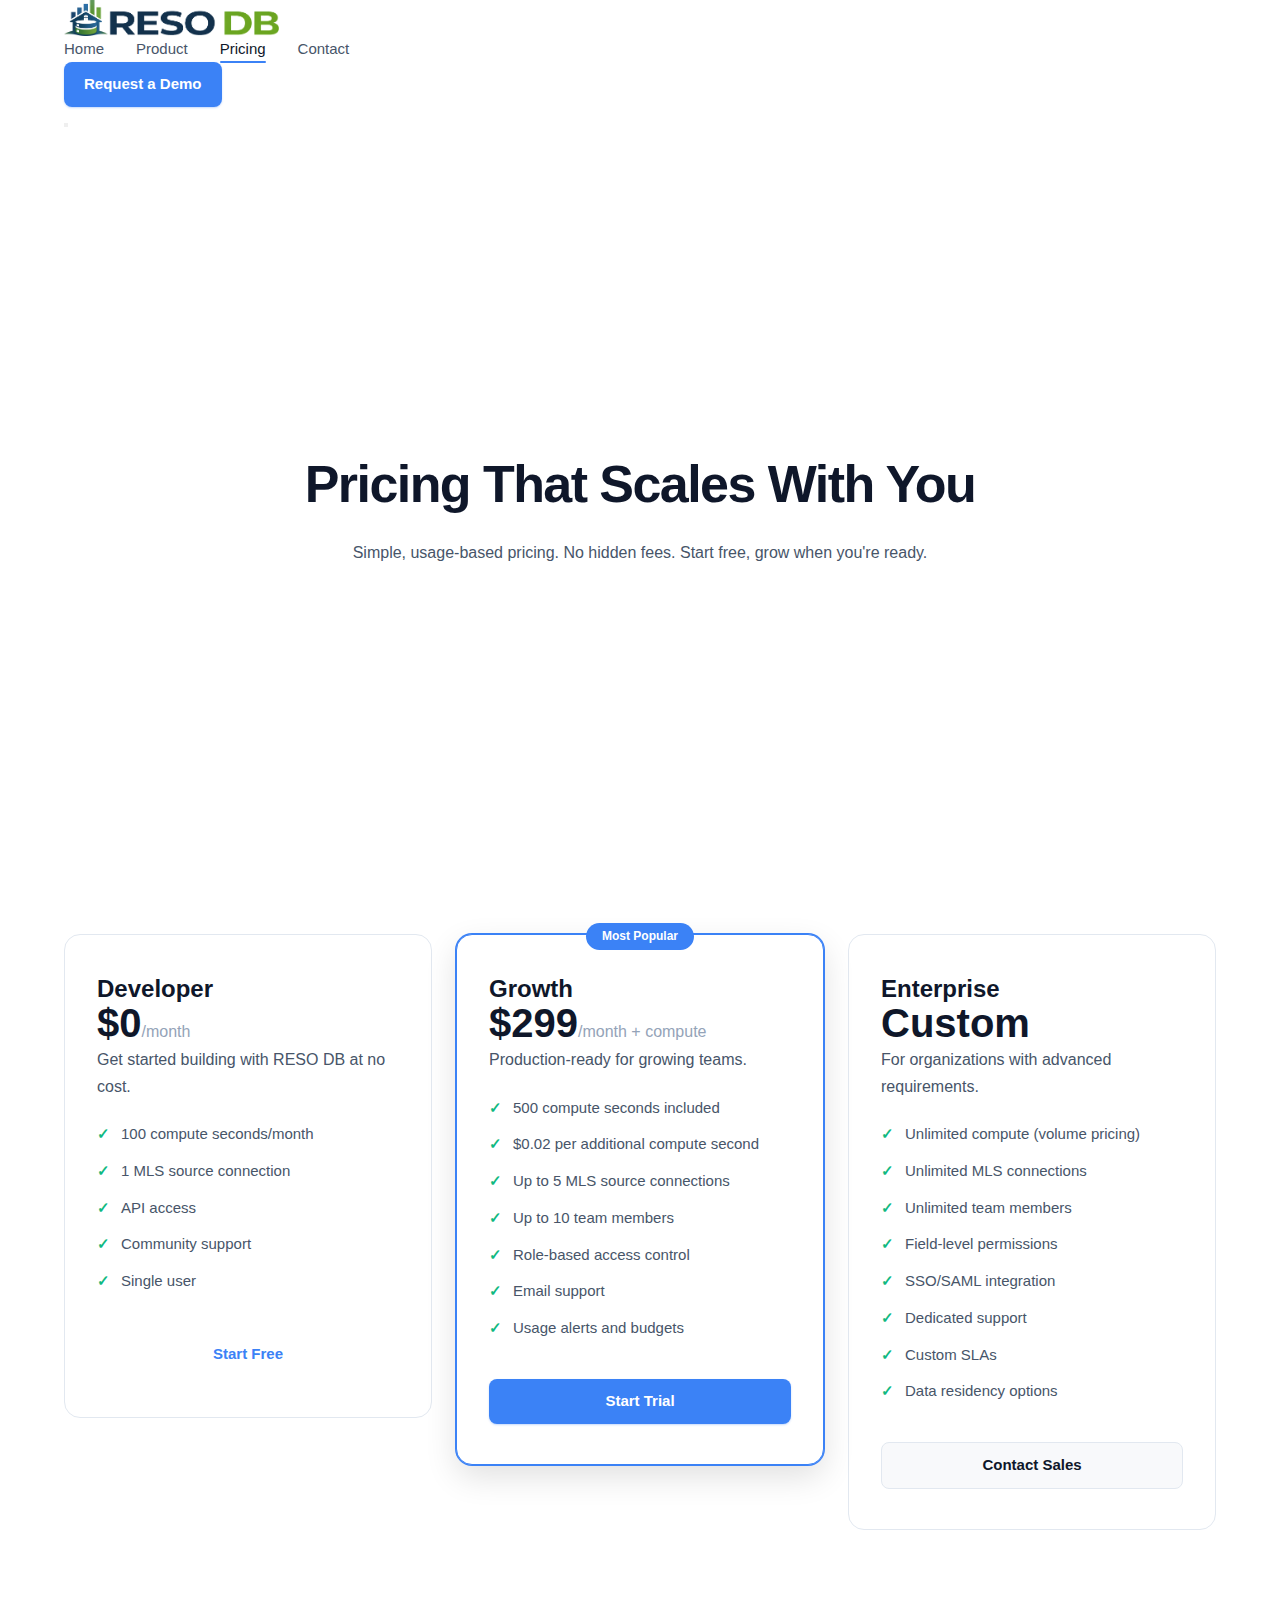
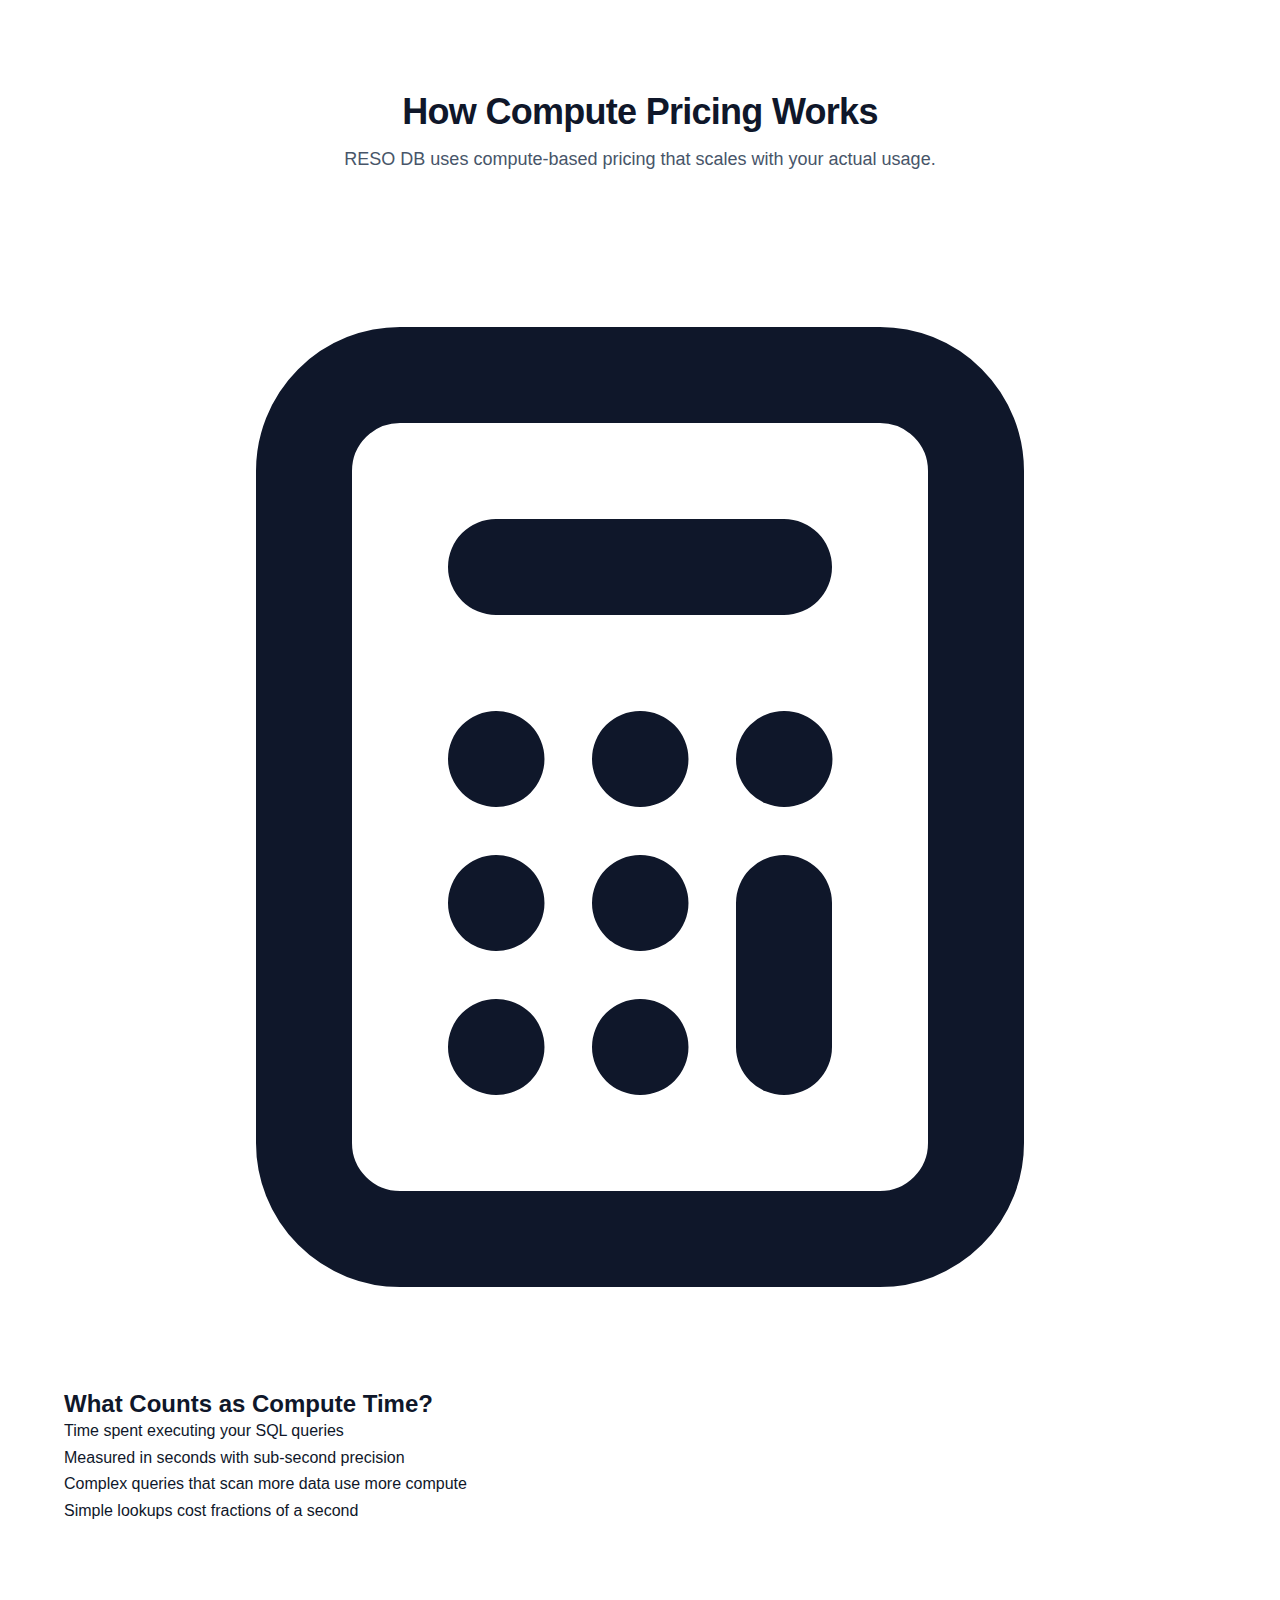
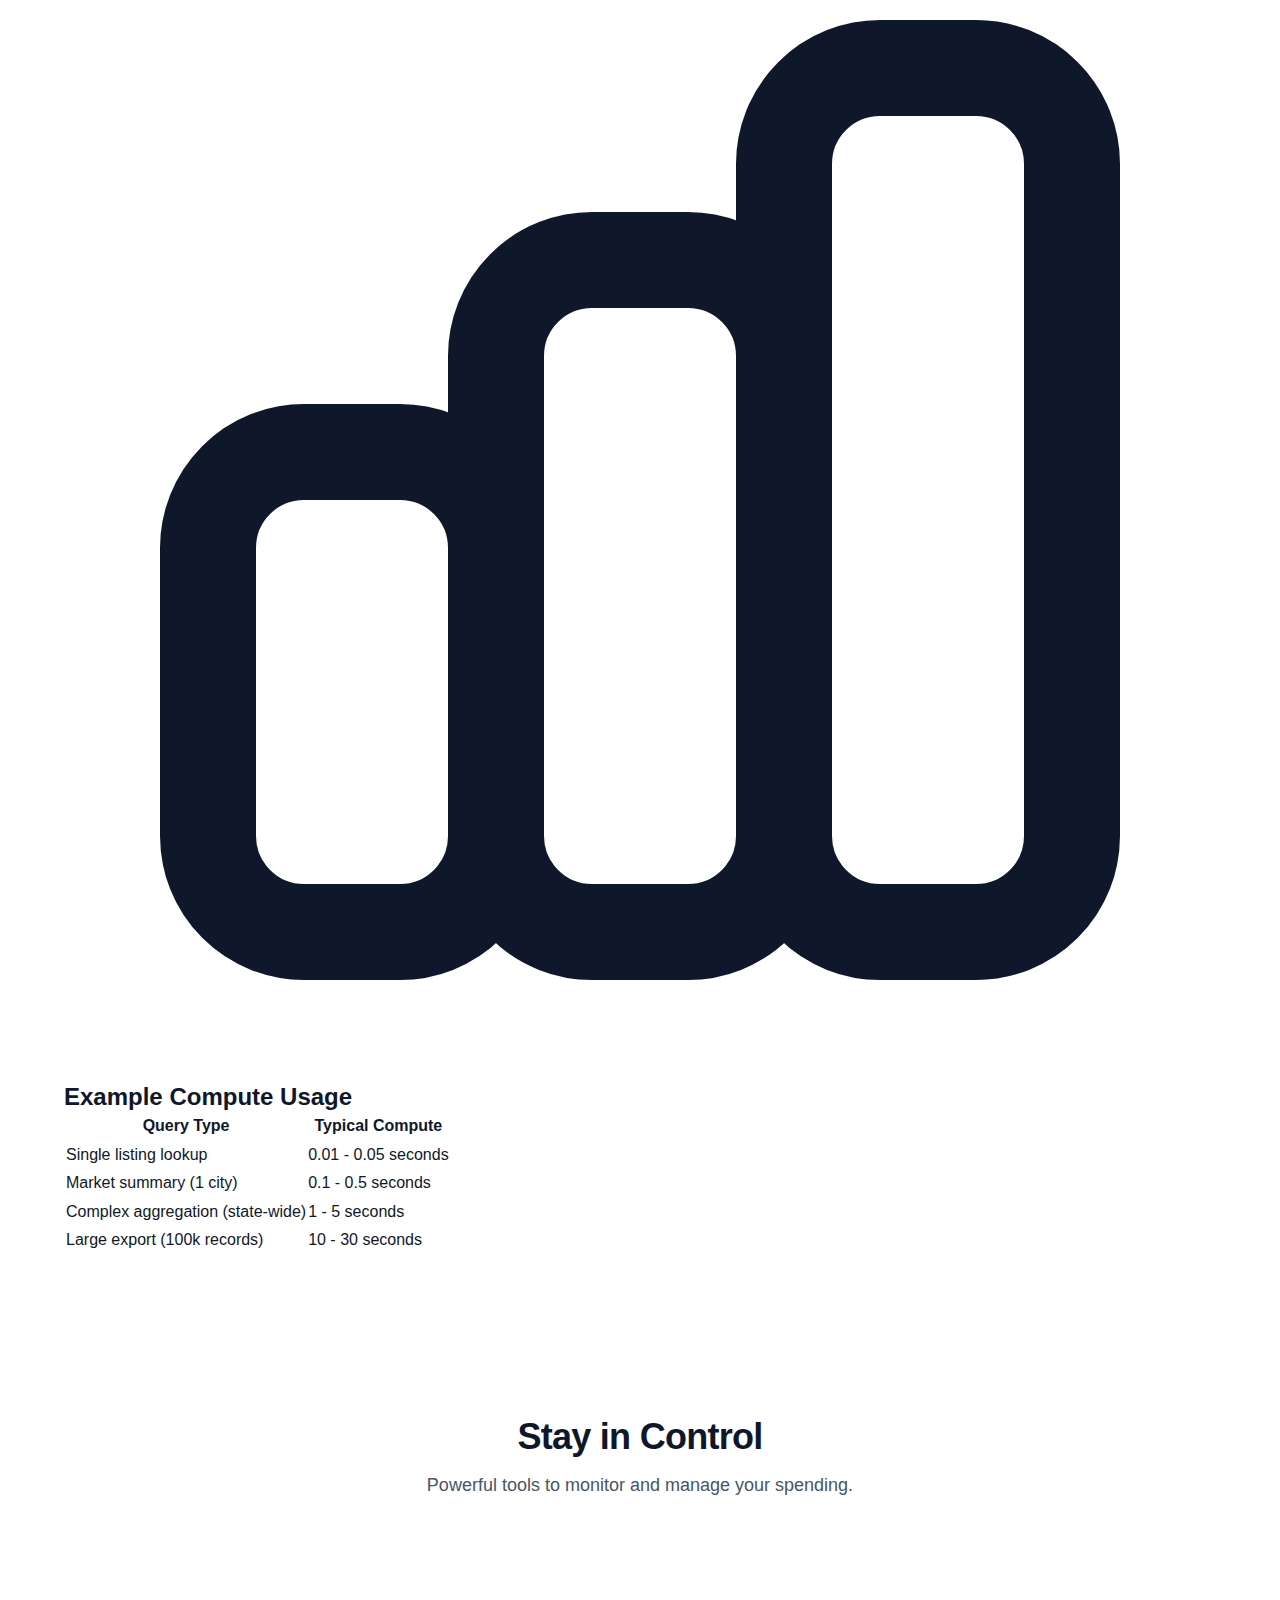
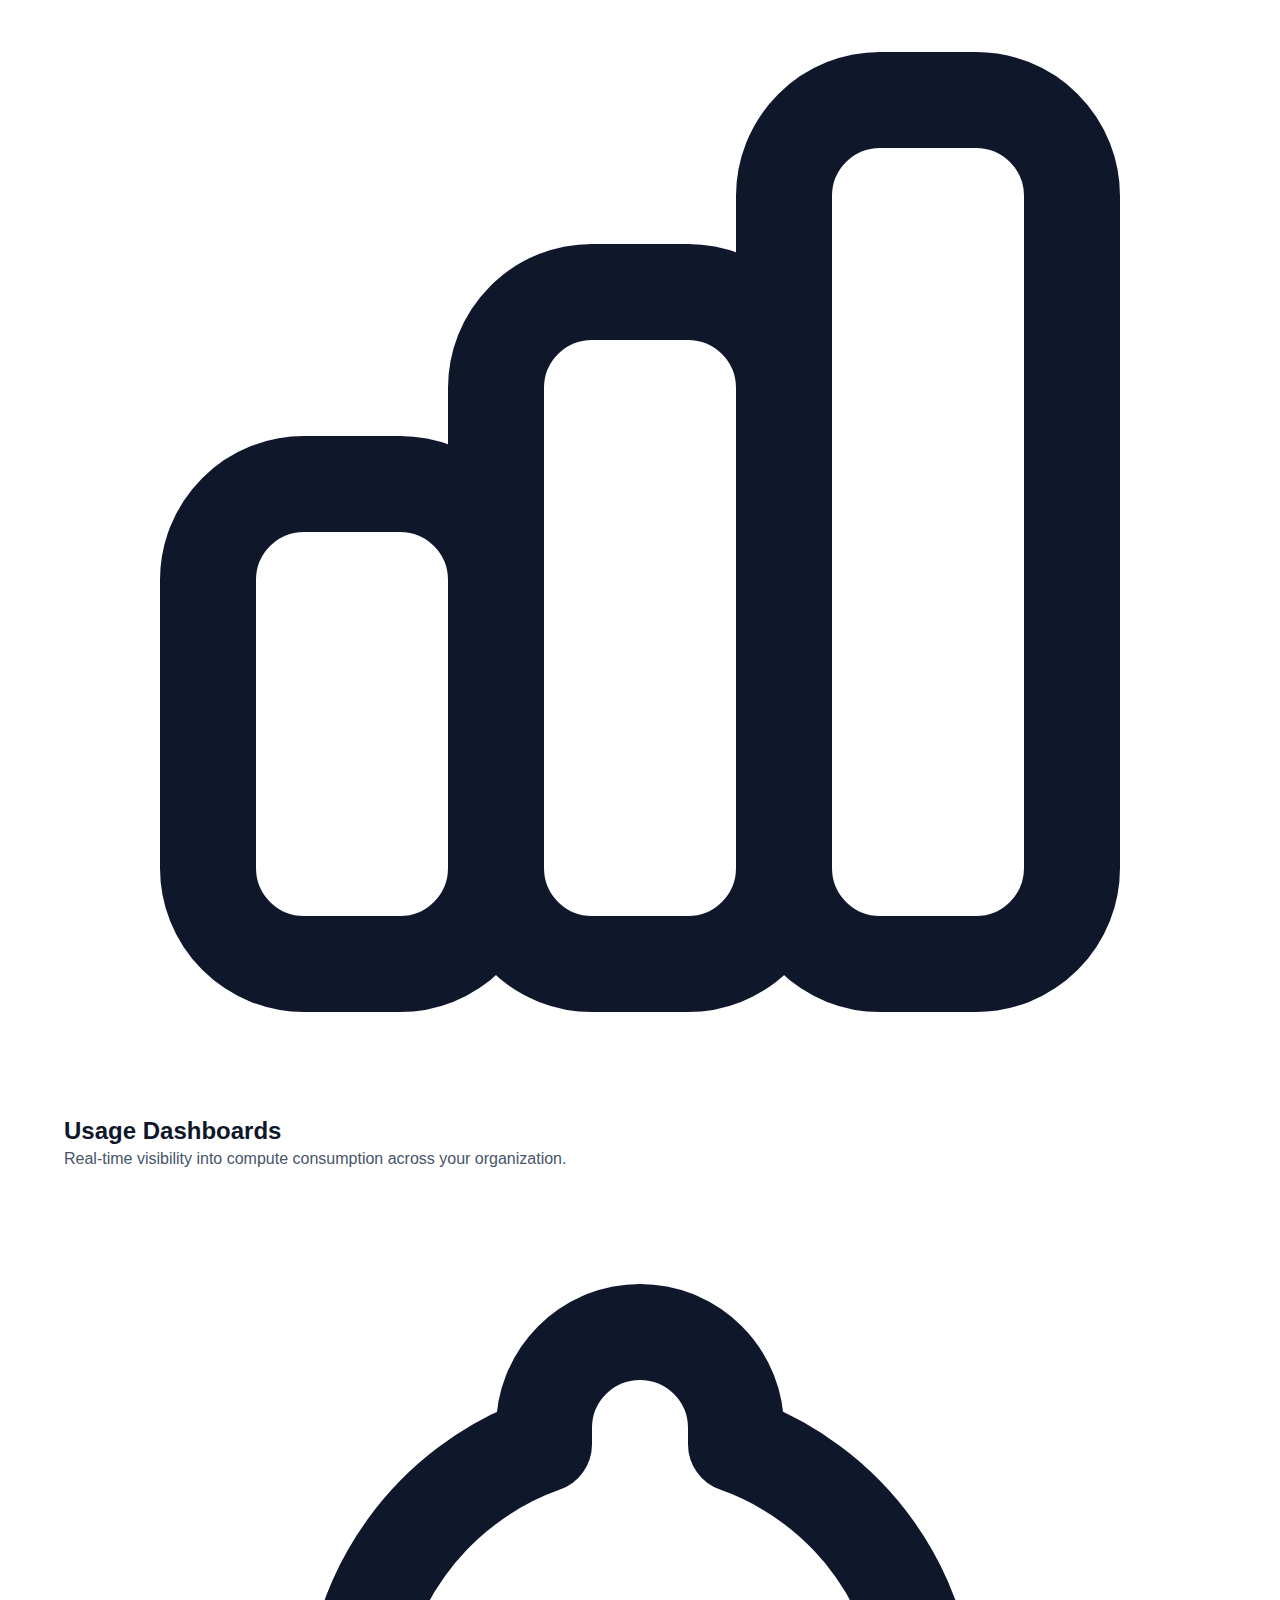
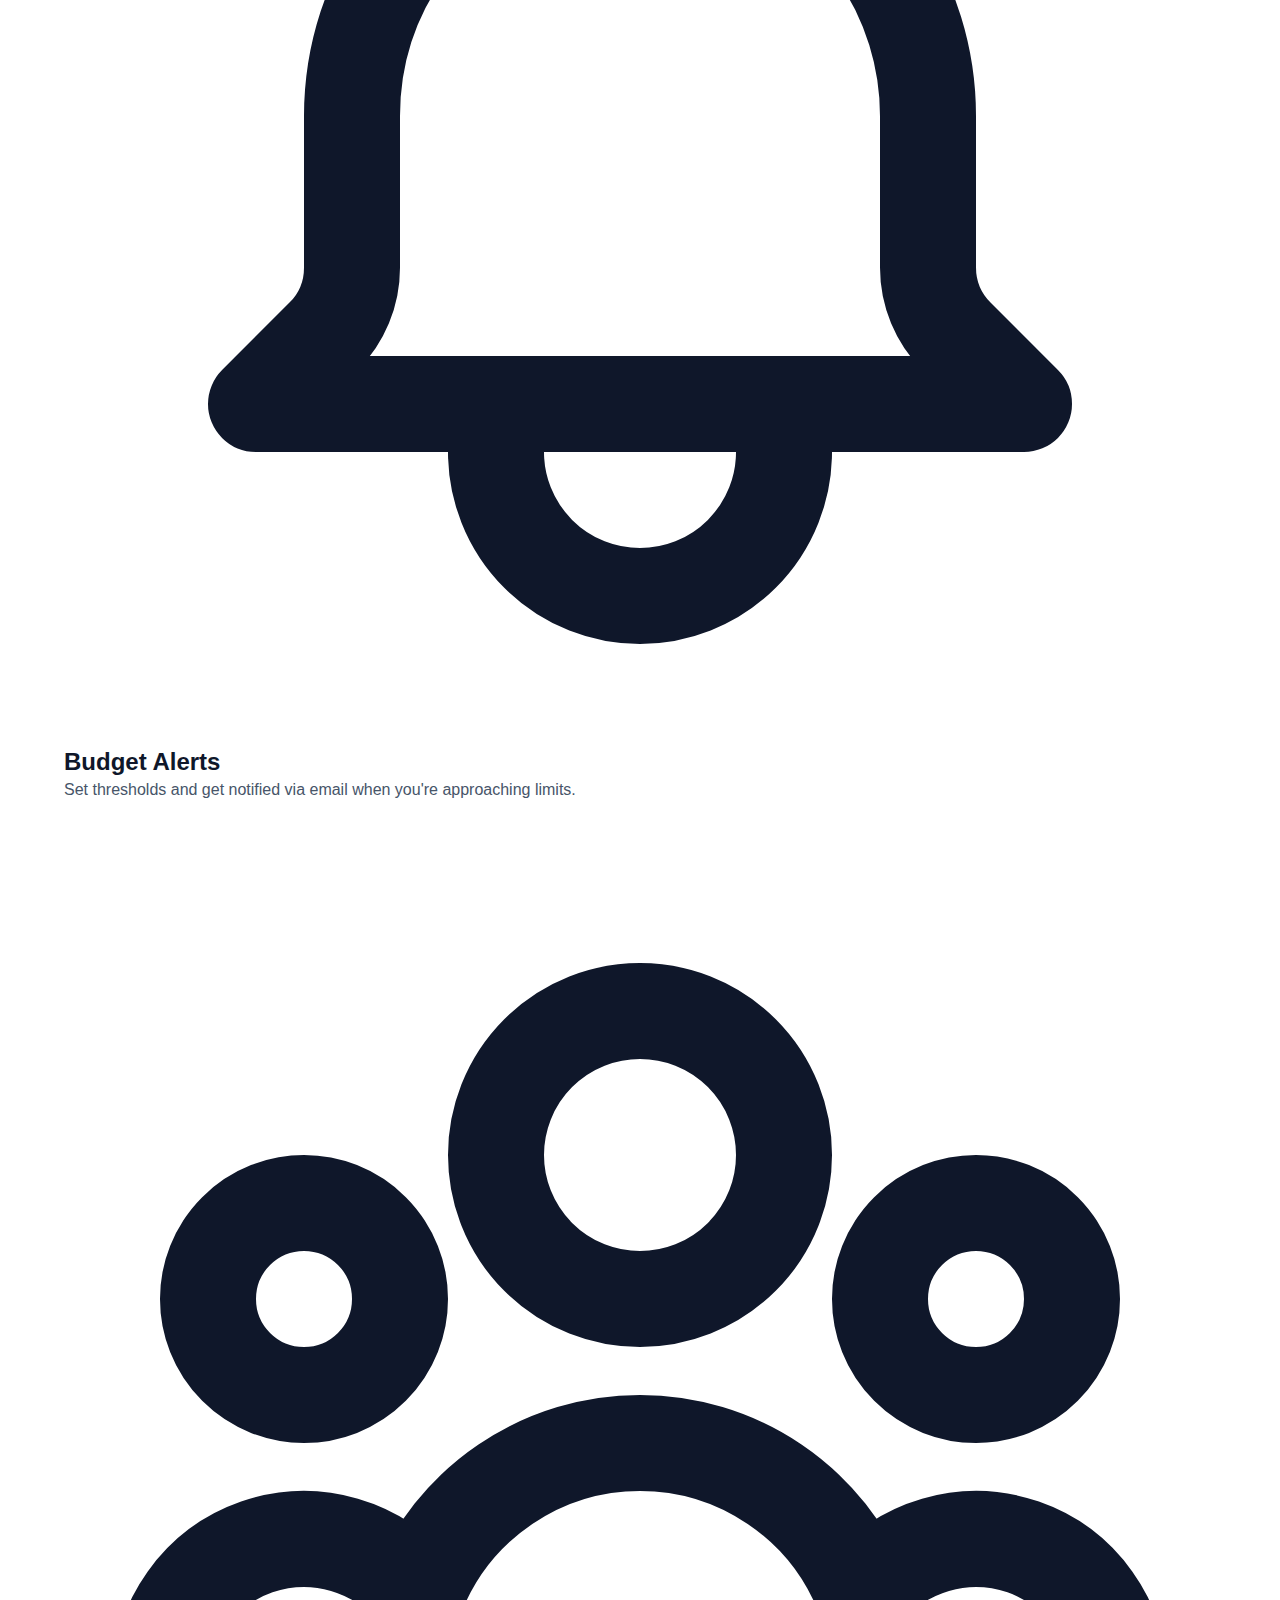
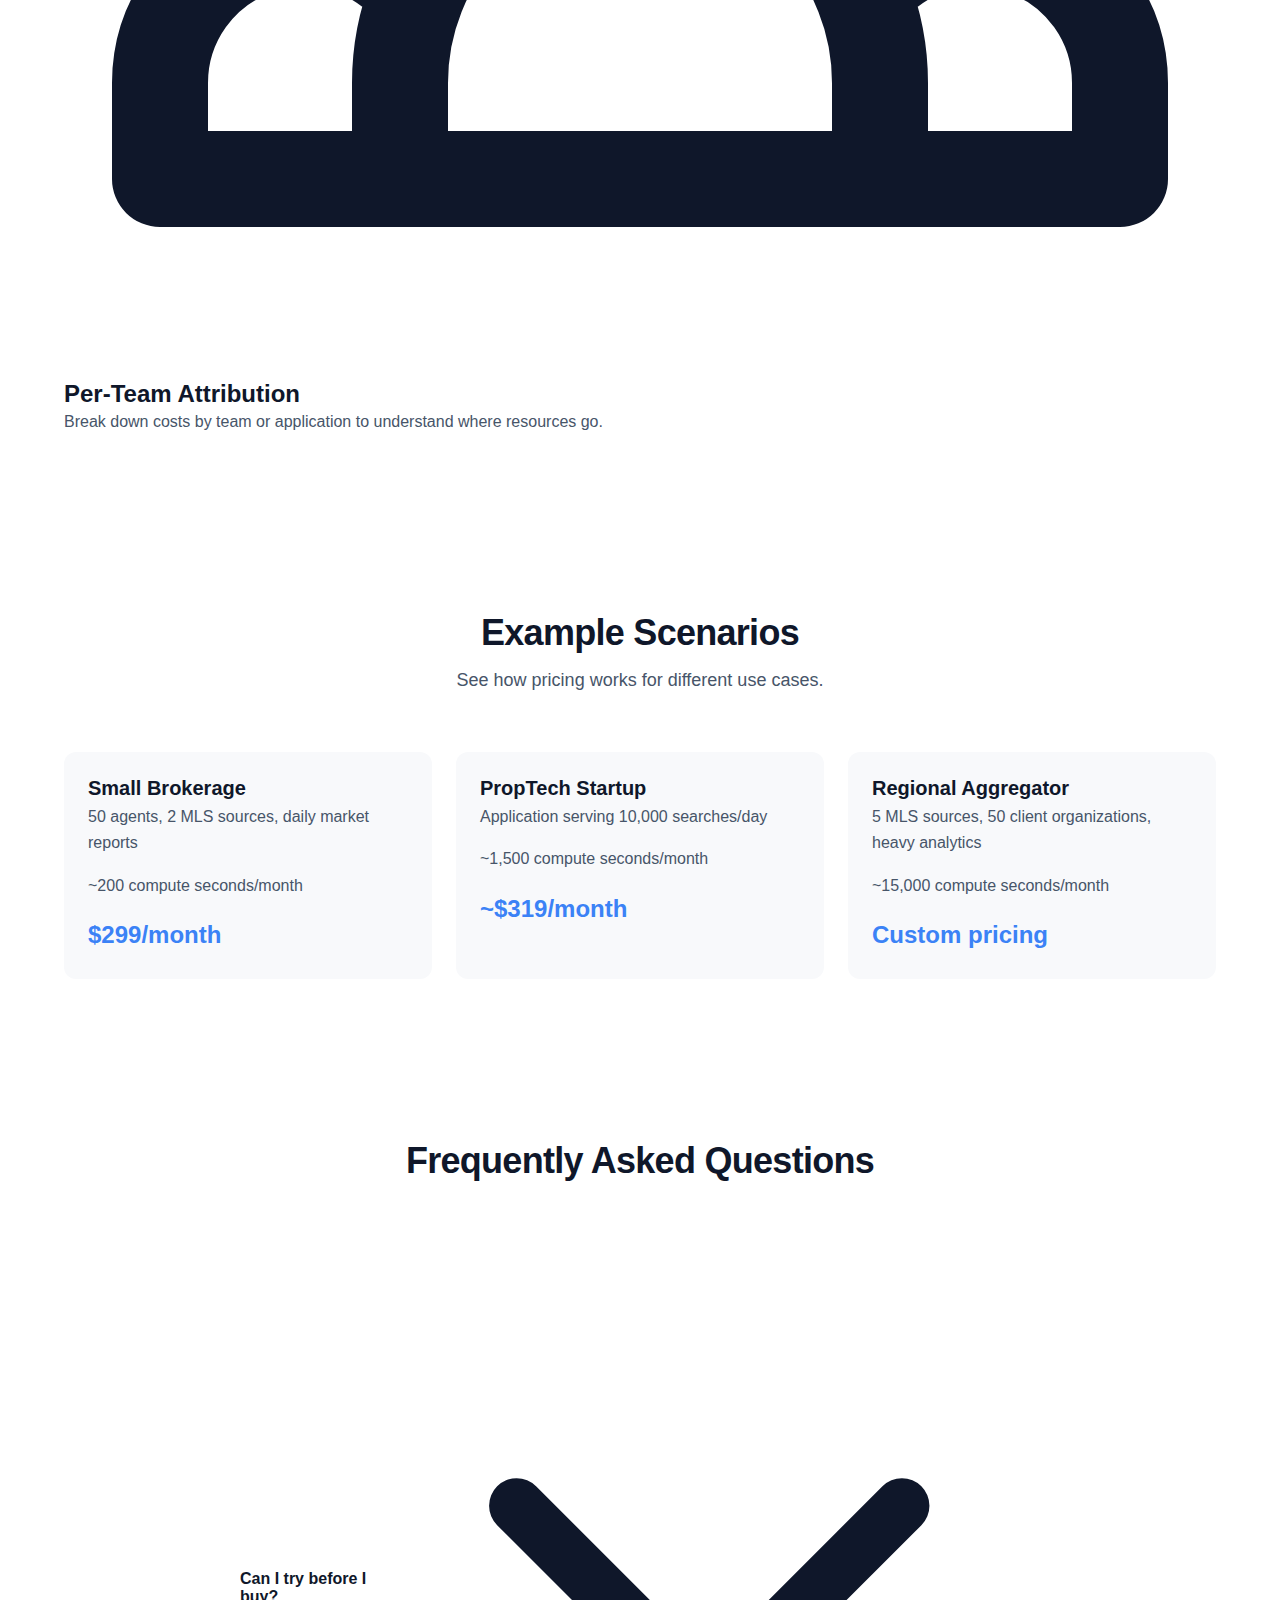
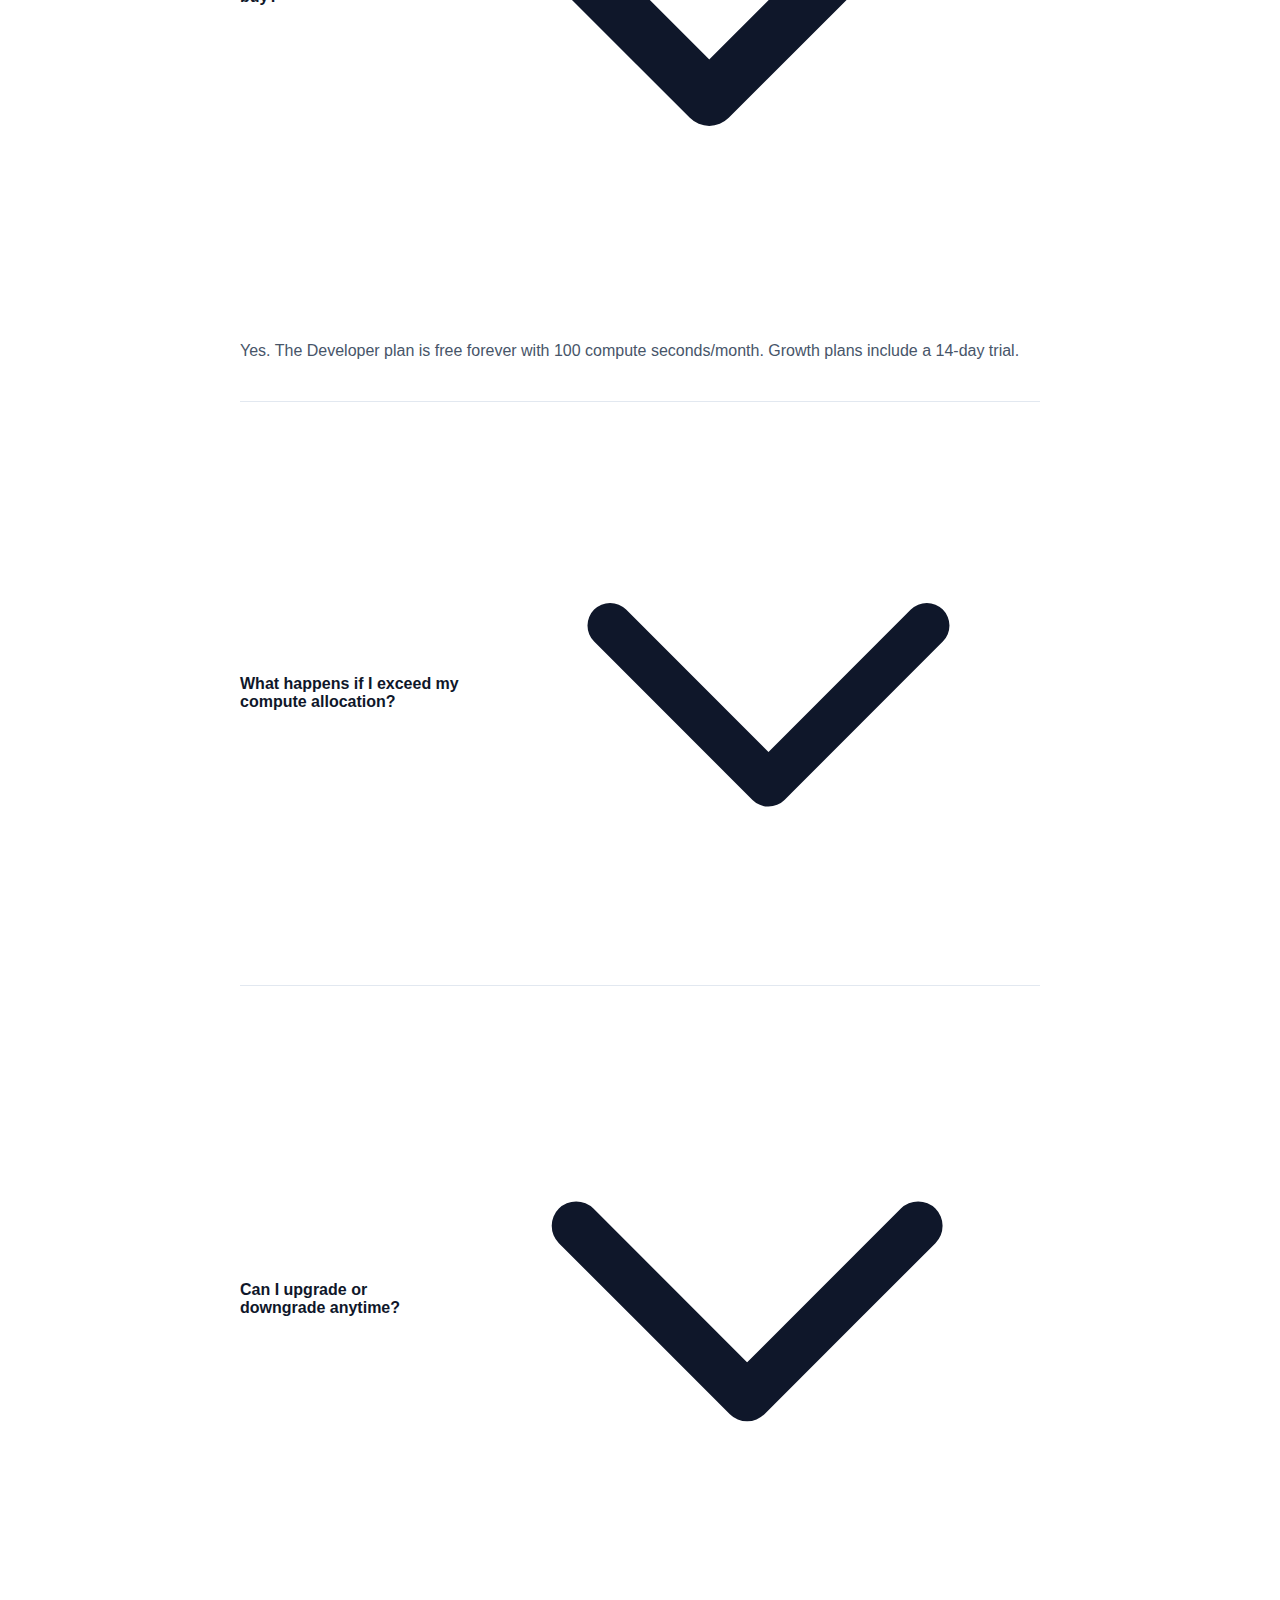
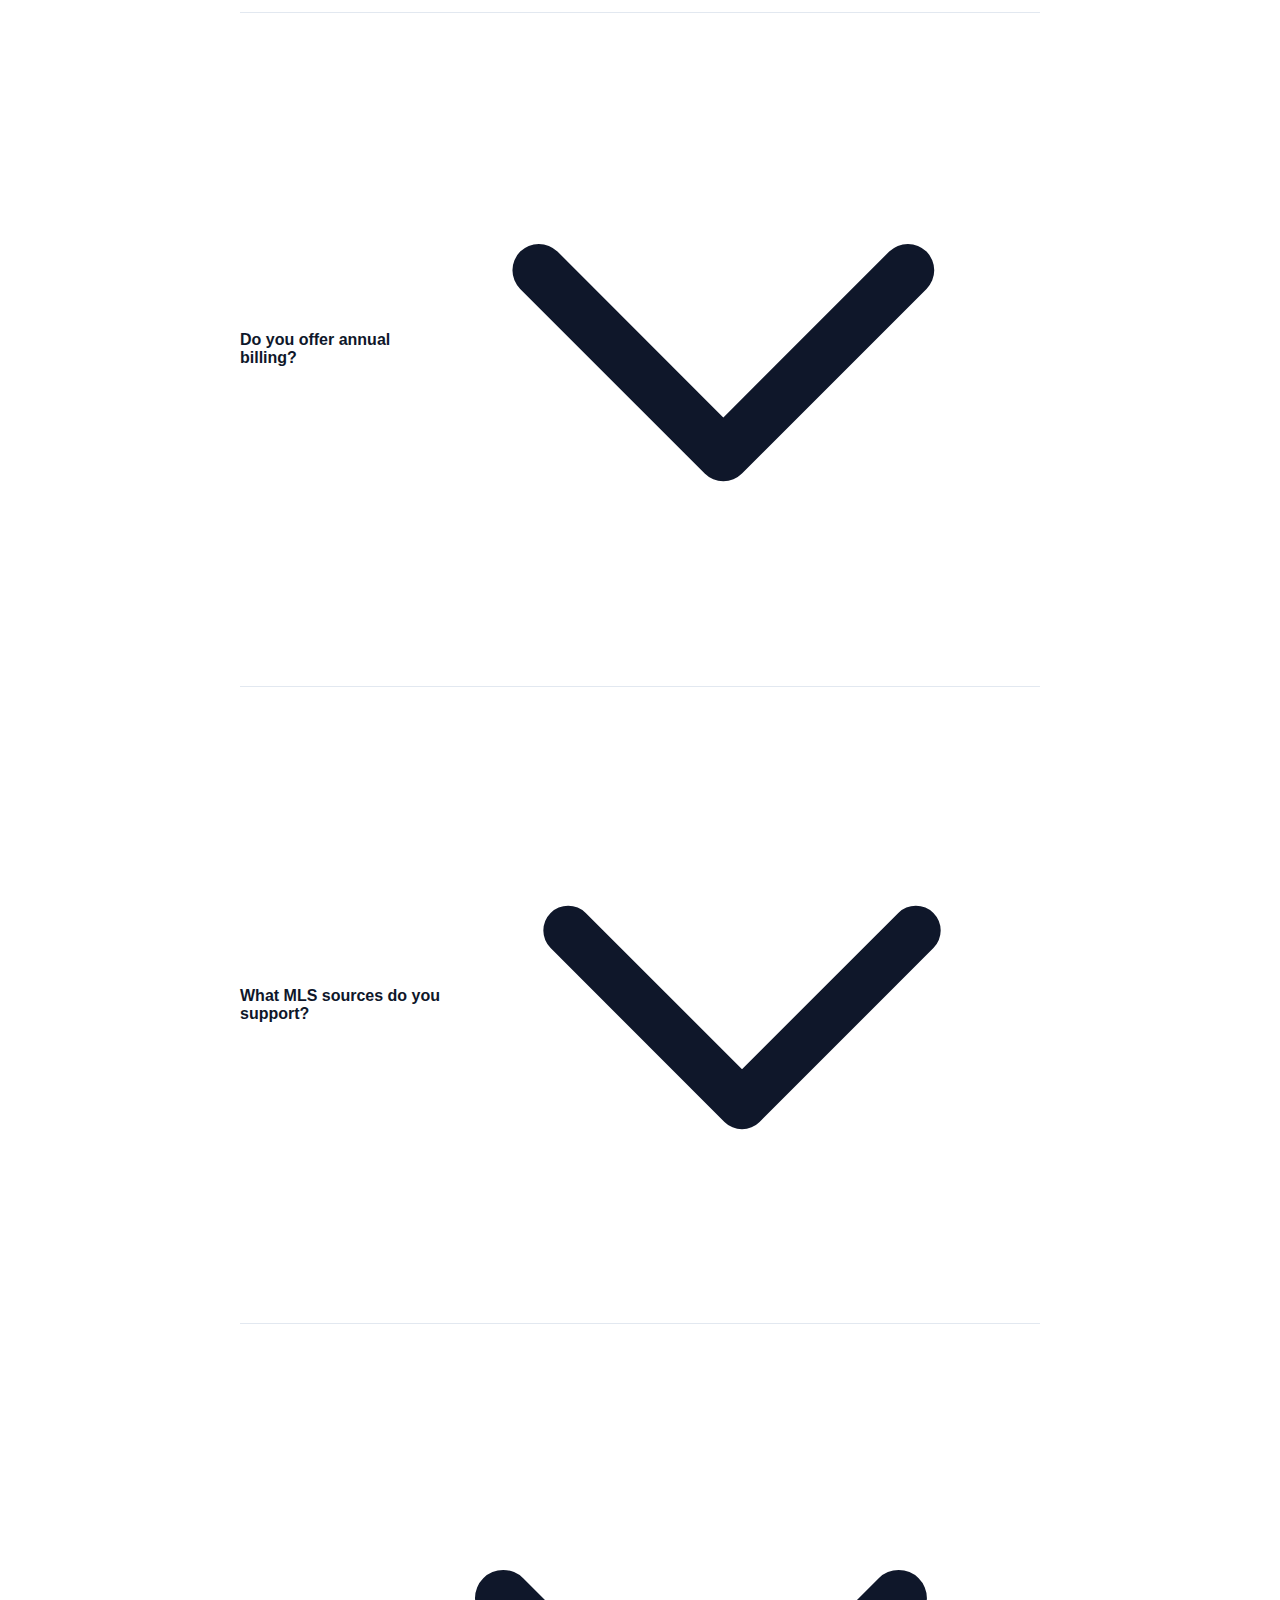
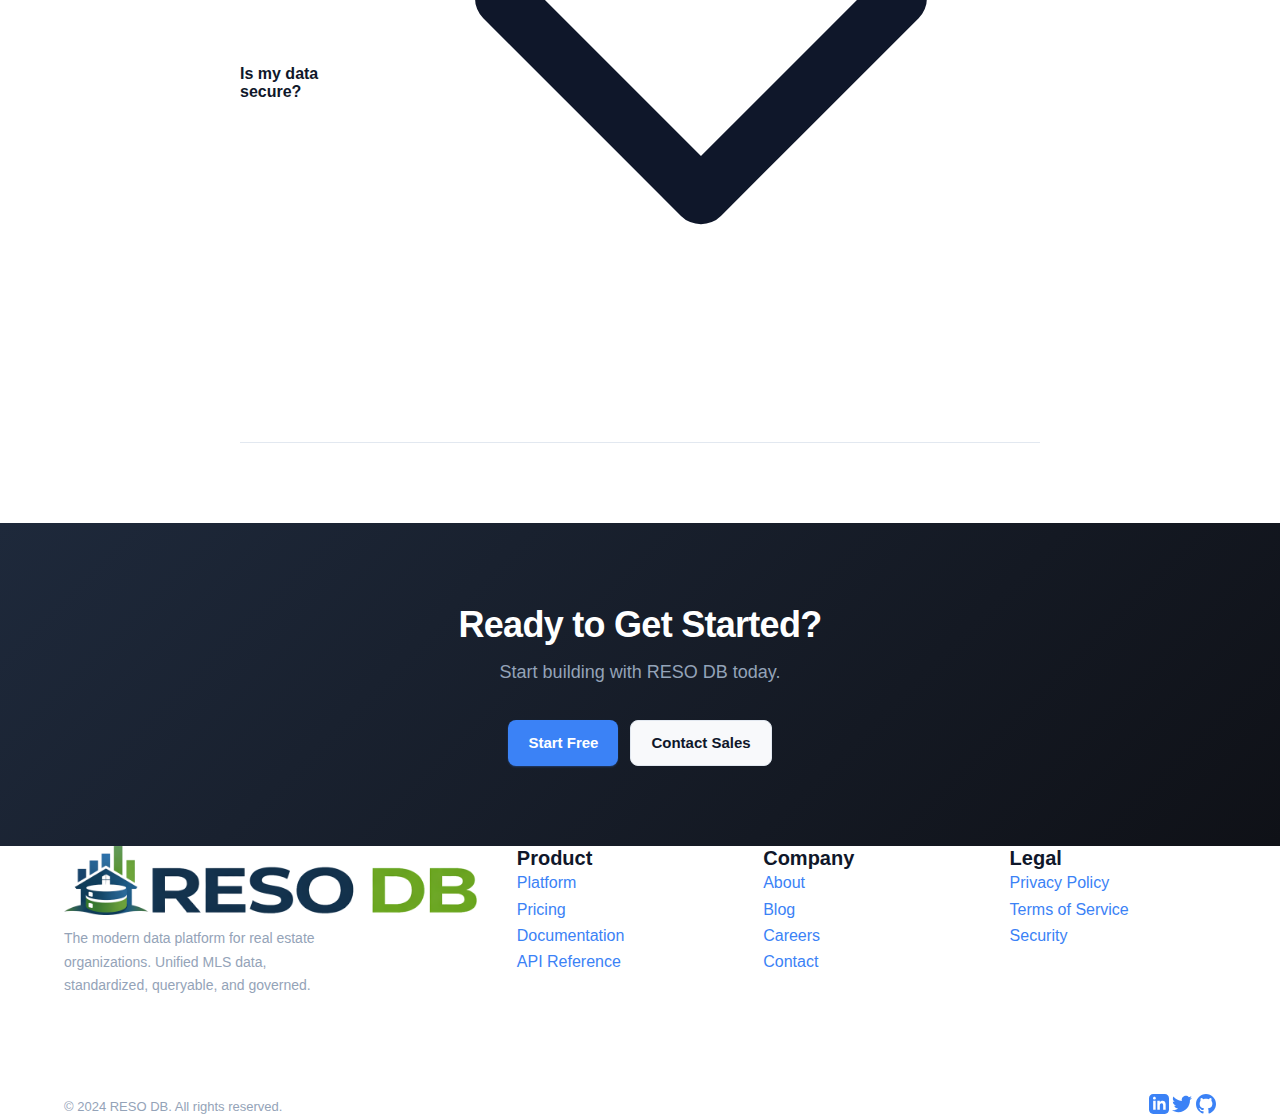
<file: pricing.html>
<!DOCTYPE html>
<html lang="en">
<head>
  <meta charset="UTF-8">
  <meta name="viewport" content="width=device-width, initial-scale=1.0">
  <meta name="description" content="RESO DB Pricing - Simple, usage-based pricing. Start free, scale as you grow. Transparent compute-based pricing with no hidden fees.">
  <title>Pricing - RESO DB</title>
  <link rel="stylesheet" href="css/styles.css">
  <link rel="icon" type="image/png" href="images/logo.png">
</head>
<body>
  <!-- Header -->
  <header>
    <nav class="container">
      <a href="index.html" class="logo">
        <img src="images/logo-wordmark.png" alt="RESO DB">
      </a>
      <ul class="nav-links">
        <li><a href="index.html">Home</a></li>
        <li><a href="product.html">Product</a></li>
        <li><a href="pricing.html" class="active">Pricing</a></li>
        <li><a href="contact.html">Contact</a></li>
      </ul>
      <div class="nav-cta">
        <a href="contact.html" class="btn btn-primary">Request a Demo</a>
      </div>
      <button class="mobile-menu-btn" aria-label="Toggle menu">
        <span></span>
        <span></span>
        <span></span>
      </button>
    </nav>
  </header>

  <!-- Hero Section -->
  <section class="hero">
    <div class="container">
      <div class="hero-content" style="grid-template-columns: 1fr; text-align: center;">
        <div class="hero-text">
          <h1>Pricing That Scales With You</h1>
          <p>Simple, usage-based pricing. No hidden fees. Start free, grow when you're ready.</p>
        </div>
      </div>
    </div>
  </section>

  <!-- Pricing Cards -->
  <section>
    <div class="container">
      <div class="pricing-grid">
        <!-- Developer Plan -->
        <div class="pricing-card">
          <h3>Developer</h3>
          <div class="pricing-price">$0<span>/month</span></div>
          <p class="pricing-description">Get started building with RESO DB at no cost.</p>
          <ul class="pricing-features">
            <li>100 compute seconds/month</li>
            <li>1 MLS source connection</li>
            <li>API access</li>
            <li>Community support</li>
            <li>Single user</li>
          </ul>
          <a href="contact.html" class="btn btn-outline">Start Free</a>
        </div>

        <!-- Growth Plan -->
        <div class="pricing-card featured">
          <h3>Growth</h3>
          <div class="pricing-price">$299<span>/month + compute</span></div>
          <p class="pricing-description">Production-ready for growing teams.</p>
          <ul class="pricing-features">
            <li>500 compute seconds included</li>
            <li>$0.02 per additional compute second</li>
            <li>Up to 5 MLS source connections</li>
            <li>Up to 10 team members</li>
            <li>Role-based access control</li>
            <li>Email support</li>
            <li>Usage alerts and budgets</li>
          </ul>
          <a href="contact.html" class="btn btn-primary">Start Trial</a>
        </div>

        <!-- Enterprise Plan -->
        <div class="pricing-card">
          <h3>Enterprise</h3>
          <div class="pricing-price">Custom</div>
          <p class="pricing-description">For organizations with advanced requirements.</p>
          <ul class="pricing-features">
            <li>Unlimited compute (volume pricing)</li>
            <li>Unlimited MLS connections</li>
            <li>Unlimited team members</li>
            <li>Field-level permissions</li>
            <li>SSO/SAML integration</li>
            <li>Dedicated support</li>
            <li>Custom SLAs</li>
            <li>Data residency options</li>
          </ul>
          <a href="contact.html" class="btn btn-secondary">Contact Sales</a>
        </div>
      </div>
    </div>
  </section>

  <!-- Pricing Model Explanation -->
  <section class="bg-light">
    <div class="container">
      <div class="section-header">
        <h2>How Compute Pricing Works</h2>
        <p>RESO DB uses compute-based pricing that scales with your actual usage.</p>
      </div>
      <div class="capability-grid">
        <div class="capability-card">
          <h3>
            <svg xmlns="http://www.w3.org/2000/svg" fill="none" viewBox="0 0 24 24" stroke="currentColor">
              <path stroke-linecap="round" stroke-linejoin="round" stroke-width="2" d="M9 7h6m0 10v-3m-3 3h.01M9 17h.01M9 14h.01M12 14h.01M15 11h.01M12 11h.01M9 11h.01M7 21h10a2 2 0 002-2V5a2 2 0 00-2-2H7a2 2 0 00-2 2v14a2 2 0 002 2z" />
            </svg>
            What Counts as Compute Time?
          </h3>
          <ul>
            <li>Time spent executing your SQL queries</li>
            <li>Measured in seconds with sub-second precision</li>
            <li>Complex queries that scan more data use more compute</li>
            <li>Simple lookups cost fractions of a second</li>
          </ul>
        </div>
        <div class="capability-card">
          <h3>
            <svg xmlns="http://www.w3.org/2000/svg" fill="none" viewBox="0 0 24 24" stroke="currentColor">
              <path stroke-linecap="round" stroke-linejoin="round" stroke-width="2" d="M9 19v-6a2 2 0 00-2-2H5a2 2 0 00-2 2v6a2 2 0 002 2h2a2 2 0 002-2zm0 0V9a2 2 0 012-2h2a2 2 0 012 2v10m-6 0a2 2 0 002 2h2a2 2 0 002-2m0 0V5a2 2 0 012-2h2a2 2 0 012 2v14a2 2 0 01-2 2h-2a2 2 0 01-2-2z" />
            </svg>
            Example Compute Usage
          </h3>
          <div class="table-wrapper">
            <table>
              <thead>
                <tr>
                  <th>Query Type</th>
                  <th>Typical Compute</th>
                </tr>
              </thead>
              <tbody>
                <tr>
                  <td>Single listing lookup</td>
                  <td>0.01 - 0.05 seconds</td>
                </tr>
                <tr>
                  <td>Market summary (1 city)</td>
                  <td>0.1 - 0.5 seconds</td>
                </tr>
                <tr>
                  <td>Complex aggregation (state-wide)</td>
                  <td>1 - 5 seconds</td>
                </tr>
                <tr>
                  <td>Large export (100k records)</td>
                  <td>10 - 30 seconds</td>
                </tr>
              </tbody>
            </table>
          </div>
        </div>
      </div>
    </div>
  </section>

  <!-- Cost Controls -->
  <section>
    <div class="container">
      <div class="section-header">
        <h2>Stay in Control</h2>
        <p>Powerful tools to monitor and manage your spending.</p>
      </div>
      <div class="features-grid">
        <div class="feature-card">
          <div class="feature-icon">
            <svg xmlns="http://www.w3.org/2000/svg" fill="none" viewBox="0 0 24 24" stroke="currentColor">
              <path stroke-linecap="round" stroke-linejoin="round" stroke-width="2" d="M9 19v-6a2 2 0 00-2-2H5a2 2 0 00-2 2v6a2 2 0 002 2h2a2 2 0 002-2zm0 0V9a2 2 0 012-2h2a2 2 0 012 2v10m-6 0a2 2 0 002 2h2a2 2 0 002-2m0 0V5a2 2 0 012-2h2a2 2 0 012 2v14a2 2 0 01-2 2h-2a2 2 0 01-2-2z" />
            </svg>
          </div>
          <h3>Usage Dashboards</h3>
          <p>Real-time visibility into compute consumption across your organization.</p>
        </div>
        <div class="feature-card">
          <div class="feature-icon">
            <svg xmlns="http://www.w3.org/2000/svg" fill="none" viewBox="0 0 24 24" stroke="currentColor">
              <path stroke-linecap="round" stroke-linejoin="round" stroke-width="2" d="M15 17h5l-1.405-1.405A2.032 2.032 0 0118 14.158V11a6.002 6.002 0 00-4-5.659V5a2 2 0 10-4 0v.341C7.67 6.165 6 8.388 6 11v3.159c0 .538-.214 1.055-.595 1.436L4 17h5m6 0v1a3 3 0 11-6 0v-1m6 0H9" />
            </svg>
          </div>
          <h3>Budget Alerts</h3>
          <p>Set thresholds and get notified via email when you're approaching limits.</p>
        </div>
        <div class="feature-card">
          <div class="feature-icon">
            <svg xmlns="http://www.w3.org/2000/svg" fill="none" viewBox="0 0 24 24" stroke="currentColor">
              <path stroke-linecap="round" stroke-linejoin="round" stroke-width="2" d="M17 20h5v-2a3 3 0 00-5.356-1.857M17 20H7m10 0v-2c0-.656-.126-1.283-.356-1.857M7 20H2v-2a3 3 0 015.356-1.857M7 20v-2c0-.656.126-1.283.356-1.857m0 0a5.002 5.002 0 019.288 0M15 7a3 3 0 11-6 0 3 3 0 016 0zm6 3a2 2 0 11-4 0 2 2 0 014 0zM7 10a2 2 0 11-4 0 2 2 0 014 0z" />
            </svg>
          </div>
          <h3>Per-Team Attribution</h3>
          <p>Break down costs by team or application to understand where resources go.</p>
        </div>
      </div>
    </div>
  </section>

  <!-- Example Scenarios -->
  <section class="bg-light">
    <div class="container">
      <div class="section-header">
        <h2>Example Scenarios</h2>
        <p>See how pricing works for different use cases.</p>
      </div>
      <div class="scenario-grid">
        <div class="scenario-card">
          <h4>Small Brokerage</h4>
          <p class="scenario-details">50 agents, 2 MLS sources, daily market reports</p>
          <p class="scenario-details">~200 compute seconds/month</p>
          <p class="scenario-price">$299/month</p>
        </div>
        <div class="scenario-card">
          <h4>PropTech Startup</h4>
          <p class="scenario-details">Application serving 10,000 searches/day</p>
          <p class="scenario-details">~1,500 compute seconds/month</p>
          <p class="scenario-price">~$319/month</p>
        </div>
        <div class="scenario-card">
          <h4>Regional Aggregator</h4>
          <p class="scenario-details">5 MLS sources, 50 client organizations, heavy analytics</p>
          <p class="scenario-details">~15,000 compute seconds/month</p>
          <p class="scenario-price">Custom pricing</p>
        </div>
      </div>
    </div>
  </section>

  <!-- FAQ Section -->
  <section>
    <div class="container">
      <div class="section-header">
        <h2>Frequently Asked Questions</h2>
      </div>
      <div class="faq-list">
        <div class="faq-item active">
          <button class="faq-question">
            Can I try before I buy?
            <svg xmlns="http://www.w3.org/2000/svg" fill="none" viewBox="0 0 24 24" stroke="currentColor">
              <path stroke-linecap="round" stroke-linejoin="round" stroke-width="2" d="M19 9l-7 7-7-7" />
            </svg>
          </button>
          <div class="faq-answer">
            <p>Yes. The Developer plan is free forever with 100 compute seconds/month. Growth plans include a 14-day trial.</p>
          </div>
        </div>
        <div class="faq-item">
          <button class="faq-question">
            What happens if I exceed my compute allocation?
            <svg xmlns="http://www.w3.org/2000/svg" fill="none" viewBox="0 0 24 24" stroke="currentColor">
              <path stroke-linecap="round" stroke-linejoin="round" stroke-width="2" d="M19 9l-7 7-7-7" />
            </svg>
          </button>
          <div class="faq-answer">
            <p>On the Growth plan, you're billed $0.02 per additional compute second. You can set budget alerts to avoid surprises.</p>
          </div>
        </div>
        <div class="faq-item">
          <button class="faq-question">
            Can I upgrade or downgrade anytime?
            <svg xmlns="http://www.w3.org/2000/svg" fill="none" viewBox="0 0 24 24" stroke="currentColor">
              <path stroke-linecap="round" stroke-linejoin="round" stroke-width="2" d="M19 9l-7 7-7-7" />
            </svg>
          </button>
          <div class="faq-answer">
            <p>Yes. Plan changes take effect on your next billing cycle. No long-term contracts required.</p>
          </div>
        </div>
        <div class="faq-item">
          <button class="faq-question">
            Do you offer annual billing?
            <svg xmlns="http://www.w3.org/2000/svg" fill="none" viewBox="0 0 24 24" stroke="currentColor">
              <path stroke-linecap="round" stroke-linejoin="round" stroke-width="2" d="M19 9l-7 7-7-7" />
            </svg>
          </button>
          <div class="faq-answer">
            <p>Yes. Annual plans receive a 15% discount. Contact sales for details.</p>
          </div>
        </div>
        <div class="faq-item">
          <button class="faq-question">
            What MLS sources do you support?
            <svg xmlns="http://www.w3.org/2000/svg" fill="none" viewBox="0 0 24 24" stroke="currentColor">
              <path stroke-linecap="round" stroke-linejoin="round" stroke-width="2" d="M19 9l-7 7-7-7" />
            </svg>
          </button>
          <div class="faq-answer">
            <p>We support any MLS that provides RETS, Bridge API, or Spark API access. You must have authorized access to the MLS data you connect.</p>
          </div>
        </div>
        <div class="faq-item">
          <button class="faq-question">
            Is my data secure?
            <svg xmlns="http://www.w3.org/2000/svg" fill="none" viewBox="0 0 24 24" stroke="currentColor">
              <path stroke-linecap="round" stroke-linejoin="round" stroke-width="2" d="M19 9l-7 7-7-7" />
            </svg>
          </button>
          <div class="faq-answer">
            <p>Yes. We use encryption at rest and in transit, logical tenant isolation, and comprehensive audit logging.</p>
          </div>
        </div>
      </div>
    </div>
  </section>

  <!-- CTA Section -->
  <section class="cta-section">
    <div class="container">
      <h2>Ready to Get Started?</h2>
      <p>Start building with RESO DB today.</p>
      <div class="cta-buttons">
        <a href="contact.html" class="btn btn-primary btn-large">Start Free</a>
        <a href="contact.html" class="btn btn-secondary btn-large">Contact Sales</a>
      </div>
    </div>
  </section>

  <!-- Footer -->
  <footer>
    <div class="container">
      <div class="footer-grid">
        <div class="footer-brand">
          <img src="images/logo-wordmark.png" alt="RESO DB">
          <p>The modern data platform for real estate organizations. Unified MLS data, standardized, queryable, and governed.</p>
        </div>
        <div class="footer-links">
          <h4>Product</h4>
          <ul>
            <li><a href="product.html">Platform</a></li>
            <li><a href="pricing.html">Pricing</a></li>
            <li><a href="#">Documentation</a></li>
            <li><a href="#">API Reference</a></li>
          </ul>
        </div>
        <div class="footer-links">
          <h4>Company</h4>
          <ul>
            <li><a href="#">About</a></li>
            <li><a href="#">Blog</a></li>
            <li><a href="#">Careers</a></li>
            <li><a href="contact.html">Contact</a></li>
          </ul>
        </div>
        <div class="footer-links">
          <h4>Legal</h4>
          <ul>
            <li><a href="#">Privacy Policy</a></li>
            <li><a href="#">Terms of Service</a></li>
            <li><a href="#">Security</a></li>
          </ul>
        </div>
      </div>
      <div class="footer-bottom">
        <p>&copy; 2024 RESO DB. All rights reserved.</p>
        <div class="footer-social">
          <a href="#" aria-label="LinkedIn">
            <svg xmlns="http://www.w3.org/2000/svg" width="20" height="20" fill="currentColor" viewBox="0 0 24 24">
              <path d="M19 0h-14c-2.761 0-5 2.239-5 5v14c0 2.761 2.239 5 5 5h14c2.762 0 5-2.239 5-5v-14c0-2.761-2.238-5-5-5zm-11 19h-3v-11h3v11zm-1.5-12.268c-.966 0-1.75-.79-1.75-1.764s.784-1.764 1.75-1.764 1.75.79 1.75 1.764-.783 1.764-1.75 1.764zm13.5 12.268h-3v-5.604c0-3.368-4-3.113-4 0v5.604h-3v-11h3v1.765c1.396-2.586 7-2.777 7 2.476v6.759z"/>
            </svg>
          </a>
          <a href="#" aria-label="Twitter">
            <svg xmlns="http://www.w3.org/2000/svg" width="20" height="20" fill="currentColor" viewBox="0 0 24 24">
              <path d="M24 4.557c-.883.392-1.832.656-2.828.775 1.017-.609 1.798-1.574 2.165-2.724-.951.564-2.005.974-3.127 1.195-.897-.957-2.178-1.555-3.594-1.555-3.179 0-5.515 2.966-4.797 6.045-4.091-.205-7.719-2.165-10.148-5.144-1.29 2.213-.669 5.108 1.523 6.574-.806-.026-1.566-.247-2.229-.616-.054 2.281 1.581 4.415 3.949 4.89-.693.188-1.452.232-2.224.084.626 1.956 2.444 3.379 4.6 3.419-2.07 1.623-4.678 2.348-7.29 2.04 2.179 1.397 4.768 2.212 7.548 2.212 9.142 0 14.307-7.721 13.995-14.646.962-.695 1.797-1.562 2.457-2.549z"/>
            </svg>
          </a>
          <a href="#" aria-label="GitHub">
            <svg xmlns="http://www.w3.org/2000/svg" width="20" height="20" fill="currentColor" viewBox="0 0 24 24">
              <path d="M12 0c-6.626 0-12 5.373-12 12 0 5.302 3.438 9.8 8.207 11.387.599.111.793-.261.793-.577v-2.234c-3.338.726-4.033-1.416-4.033-1.416-.546-1.387-1.333-1.756-1.333-1.756-1.089-.745.083-.729.083-.729 1.205.084 1.839 1.237 1.839 1.237 1.07 1.834 2.807 1.304 3.492.997.107-.775.418-1.305.762-1.604-2.665-.305-5.467-1.334-5.467-5.931 0-1.311.469-2.381 1.236-3.221-.124-.303-.535-1.524.117-3.176 0 0 1.008-.322 3.301 1.23.957-.266 1.983-.399 3.003-.404 1.02.005 2.047.138 3.006.404 2.291-1.552 3.297-1.23 3.297-1.23.653 1.653.242 2.874.118 3.176.77.84 1.235 1.911 1.235 3.221 0 4.609-2.807 5.624-5.479 5.921.43.372.823 1.102.823 2.222v3.293c0 .319.192.694.801.576 4.765-1.589 8.199-6.086 8.199-11.386 0-6.627-5.373-12-12-12z"/>
            </svg>
          </a>
        </div>
      </div>
    </div>
  </footer>

  <script>
    // Mobile menu toggle
    document.querySelector('.mobile-menu-btn').addEventListener('click', function() {
      document.querySelector('.nav-links').classList.toggle('active');
    });

    // FAQ Accordion
    document.querySelectorAll('.faq-question').forEach(function(button) {
      button.addEventListener('click', function() {
        var item = this.parentElement;
        var wasActive = item.classList.contains('active');

        // Close all items
        document.querySelectorAll('.faq-item').forEach(function(faqItem) {
          faqItem.classList.remove('active');
        });

        // If it wasn't active, open it
        if (!wasActive) {
          item.classList.add('active');
        }
      });
    });
  </script>
</body>
</html>
</file>
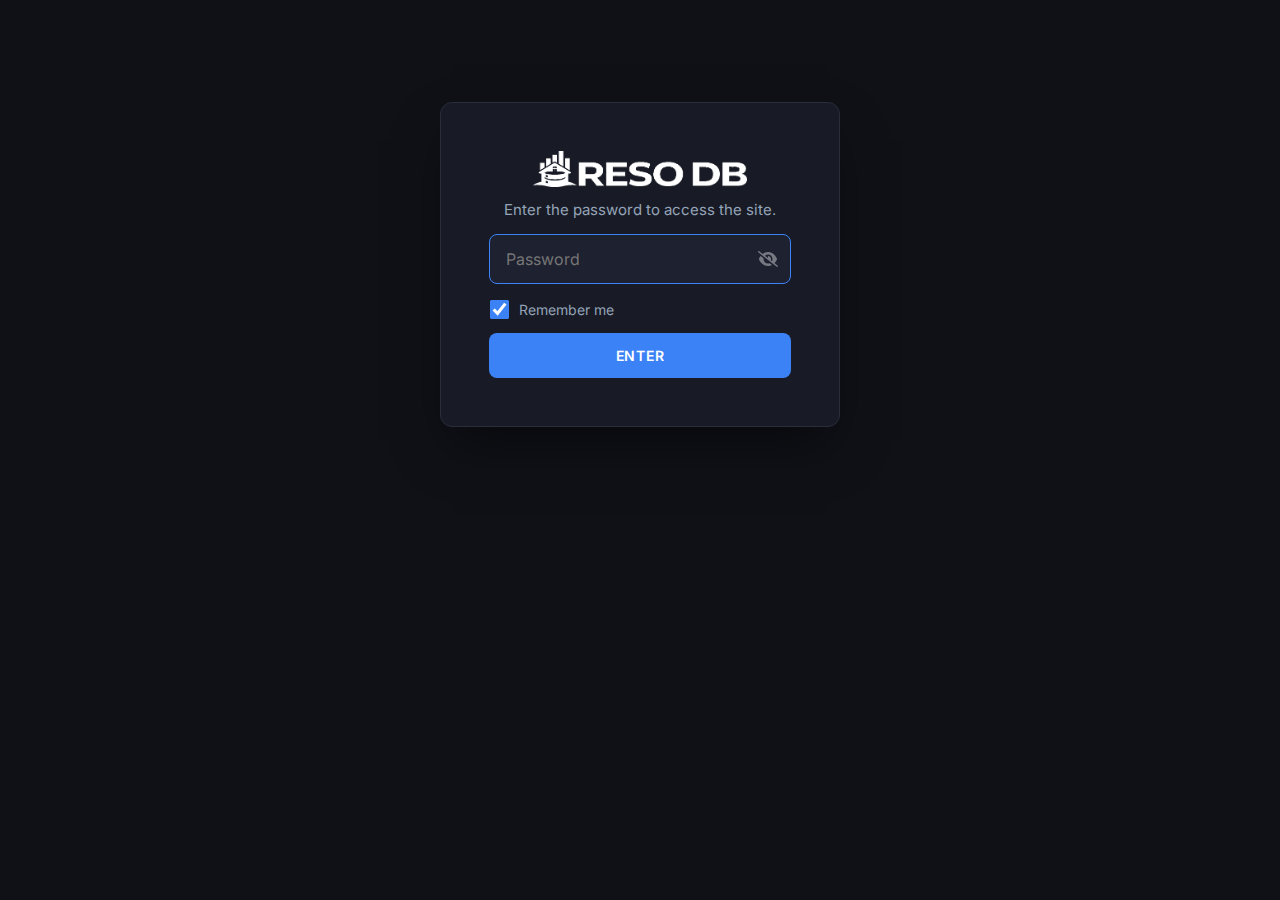
<file: product.html>
<!DOCTYPE html>
<html class="staticrypt-html">
    <head>
        <meta charset="utf-8" />
        <title>RESO DB</title>
        <meta name="viewport" content="width=device-width, initial-scale=1" />

        <meta http-equiv="cache-control" content="max-age=0" />
        <meta http-equiv="cache-control" content="no-cache" />
        <meta http-equiv="expires" content="0" />
        <meta http-equiv="expires" content="Tue, 01 Jan 1980 1:00:00 GMT" />
        <meta http-equiv="pragma" content="no-cache" />

        <style>
            @import url('https://fonts.googleapis.com/css2?family=Inter:wght@400;500;600&display=swap');

            .staticrypt-hr {
                margin-top: 20px;
                margin-bottom: 20px;
                border: 0;
                border-top: 1px solid #2a2d3a;
            }

            .staticrypt-page {
                width: 400px;
                padding: 8% 0 0;
                margin: auto;
                box-sizing: border-box;
            }

            .staticrypt-form {
                position: relative;
                z-index: 1;
                background: #181b25;
                max-width: 400px;
                margin: 0 auto 100px;
                padding: 48px;
                text-align: center;
                border-radius: 12px;
                border: 1px solid #2a2d3a;
                box-shadow: 0 25px 50px -12px rgba(0, 0, 0, 0.5);
            }

            .staticrypt-form input[type="password"],
            input[type="text"] {
                background: #1e2130;
                border: 1px solid #2a2d3a;
                box-sizing: border-box;
                font-size: 15px;
                font-family: 'Inter', sans-serif;
                outline: 0;
                padding: 14px 40px 14px 16px;
                width: 100%;
                color: #e2e8f0;
                border-radius: 8px;
                transition: border-color 0.2s;
            }

            .staticrypt-form input[type="password"]:focus,
            input[type="text"]:focus {
                border-color: #3b82f6;
            }

            .staticrypt-password-container {
                position: relative;
                outline: 0;
                width: 100%;
                border: 0;
                margin: 0 0 16px;
                box-sizing: border-box;
            }

            .staticrypt-toggle-password-visibility {
                cursor: pointer;
                height: 20px;
                opacity: 40%;
                padding: 13px;
                position: absolute;
                right: 0;
                top: 50%;
                transform: translateY(-50%);
                width: 20px;
                filter: invert(1);
            }

            .staticrypt-form .staticrypt-decrypt-button {
                text-transform: uppercase;
                outline: 0;
                background: #3b82f6;
                width: 100%;
                border: 0;
                padding: 14px;
                color: #ffffff;
                font-size: 14px;
                font-weight: 600;
                font-family: 'Inter', sans-serif;
                letter-spacing: 0.05em;
                cursor: pointer;
                border-radius: 8px;
                transition: background 0.2s;
            }

            .staticrypt-form .staticrypt-decrypt-button:hover,
            .staticrypt-form .staticrypt-decrypt-button:active,
            .staticrypt-form .staticrypt-decrypt-button:focus {
                background: #2563eb;
            }

            .staticrypt-html {
                height: 100%;
            }

            .staticrypt-body {
                height: 100%;
                margin: 0;
            }

            .staticrypt-content {
                height: 100%;
                margin-bottom: 1em;
                background: #0f1117;
                font-family: 'Inter', sans-serif;
                -webkit-font-smoothing: antialiased;
                -moz-osx-font-smoothing: grayscale;
            }

            .staticrypt-logo {
                margin-bottom: 24px;
            }

            .staticrypt-logo img {
                height: 36px;
                filter: brightness(0) invert(1);
            }

            .staticrypt-instructions {
                margin-top: -1em;
                margin-bottom: 1em;
                color: #94a3b8;
                font-size: 0.9375rem;
            }

            .staticrypt-title {
                font-size: 1.5em;
                color: #e2e8f0;
                font-weight: 600;
            }

            label.staticrypt-remember {
                display: flex;
                align-items: center;
                margin-bottom: 1em;
                color: #94a3b8;
                font-size: 0.875rem;
            }

            .staticrypt-remember input[type="checkbox"] {
                transform: scale(1.5);
                margin-right: 1em;
                accent-color: #3b82f6;
            }

            .hidden {
                display: none !important;
            }

            .staticrypt-spinner-container {
                height: 100%;
                display: flex;
                align-items: center;
                justify-content: center;
                background: #0f1117;
            }

            .staticrypt-spinner {
                display: inline-block;
                width: 2rem;
                height: 2rem;
                vertical-align: text-bottom;
                border: 0.25em solid #2a2d3a;
                border-right-color: #3b82f6;
                border-radius: 50%;
                animation: spinner-border 0.75s linear infinite;
            }

            @keyframes spinner-border {
                100% {
                    transform: rotate(360deg);
                }
            }

            @media screen and (-webkit-min-device-pixel-ratio: 0) {
                .staticrypt-form input[type="password"],
                input[type="text"] {
                    font-size: 16px;
                }
            }
        </style>
    </head>

    <body class="staticrypt-body">
        <div id="staticrypt_loading" class="staticrypt-spinner-container">
            <div class="staticrypt-spinner"></div>
        </div>

        <div id="staticrypt_content" class="staticrypt-content hidden">
            <div class="staticrypt-page">
                <div class="staticrypt-form">
                    <div class="staticrypt-logo">
                        <img src="[data-uri]" alt="RESO DB" />
                    </div>
                    <div class="staticrypt-instructions">
                        <p>Enter the password to access the site.</p>
                    </div>

                    <form id="staticrypt-form" action="#" method="post">
                        <div class="staticrypt-password-container">
                            <input
                                id="staticrypt-password"
                                type="password"
                                name="password"
                                placeholder="Password"
                                autofocus
                            />

                            <img
                                class="staticrypt-toggle-password-visibility"
                                alt="Show password"
                                title="Show password"
                                src="[data-uri]"
                            />
                        </div>

                        <label id="staticrypt-remember-label" class="staticrypt-remember hidden">
                            <input id="staticrypt-remember" type="checkbox" name="remember" checked />
                            Remember me
                        </label>

                        <input type="submit" class="staticrypt-decrypt-button" value="Enter" />
                    </form>
                </div>
            </div>
        </div>

        <script>
            const staticryptInitiator = ((function(){
  const exports = {};
  const cryptoEngine = ((function(){
  const exports = {};
  const { subtle } = crypto;

const IV_BITS = 16 * 8;
const HEX_BITS = 4;
const ENCRYPTION_ALGO = "AES-CBC";

/**
 * Translates between utf8 encoded hexadecimal strings
 * and Uint8Array bytes.
 */
const HexEncoder = {
    /**
     * hex string -> bytes
     * @param {string} hexString
     * @returns {Uint8Array}
     */
    parse: function (hexString) {
        if (hexString.length % 2 !== 0) throw "Invalid hexString";
        const arrayBuffer = new Uint8Array(hexString.length / 2);

        for (let i = 0; i < hexString.length; i += 2) {
            const byteValue = parseInt(hexString.substring(i, i + 2), 16);
            if (isNaN(byteValue)) {
                throw "Invalid hexString";
            }
            arrayBuffer[i / 2] = byteValue;
        }
        return arrayBuffer;
    },

    /**
     * bytes -> hex string
     * @param {Uint8Array} bytes
     * @returns {string}
     */
    stringify: function (bytes) {
        const hexBytes = [];

        for (let i = 0; i < bytes.length; ++i) {
            let byteString = bytes[i].toString(16);
            if (byteString.length < 2) {
                byteString = "0" + byteString;
            }
            hexBytes.push(byteString);
        }
        return hexBytes.join("");
    },
};

/**
 * Translates between utf8 strings and Uint8Array bytes.
 */
const UTF8Encoder = {
    parse: function (str) {
        return new TextEncoder().encode(str);
    },

    stringify: function (bytes) {
        return new TextDecoder().decode(bytes);
    },
};

/**
 * Salt and encrypt a msg with a password.
 */
async function encrypt(msg, hashedPassword) {
    // Must be 16 bytes, unpredictable, and preferably cryptographically random. However, it need not be secret.
    // https://developer.mozilla.org/en-US/docs/Web/API/SubtleCrypto/encrypt#parameters
    const iv = crypto.getRandomValues(new Uint8Array(IV_BITS / 8));

    const key = await subtle.importKey("raw", HexEncoder.parse(hashedPassword), ENCRYPTION_ALGO, false, ["encrypt"]);

    const encrypted = await subtle.encrypt(
        {
            name: ENCRYPTION_ALGO,
            iv: iv,
        },
        key,
        UTF8Encoder.parse(msg)
    );

    // iv will be 32 hex characters, we prepend it to the ciphertext for use in decryption
    return HexEncoder.stringify(iv) + HexEncoder.stringify(new Uint8Array(encrypted));
}
exports.encrypt = encrypt;

/**
 * Decrypt a salted msg using a password.
 *
 * @param {string} encryptedMsg
 * @param {string} hashedPassword
 * @returns {Promise<string>}
 */
async function decrypt(encryptedMsg, hashedPassword) {
    const ivLength = IV_BITS / HEX_BITS;
    const iv = HexEncoder.parse(encryptedMsg.substring(0, ivLength));
    const encrypted = encryptedMsg.substring(ivLength);

    const key = await subtle.importKey("raw", HexEncoder.parse(hashedPassword), ENCRYPTION_ALGO, false, ["decrypt"]);

    const outBuffer = await subtle.decrypt(
        {
            name: ENCRYPTION_ALGO,
            iv: iv,
        },
        key,
        HexEncoder.parse(encrypted)
    );

    return UTF8Encoder.stringify(new Uint8Array(outBuffer));
}
exports.decrypt = decrypt;

/**
 * Salt and hash the password so it can be stored in localStorage without opening a password reuse vulnerability.
 *
 * @param {string} password
 * @param {string} salt
 * @returns {Promise<string>}
 */
async function hashPassword(password, salt) {
    // we hash the password in multiple steps, each adding more iterations. This is because we used to allow less
    // iterations, so for backward compatibility reasons, we need to support going from that to more iterations.
    let hashedPassword = await hashLegacyRound(password, salt);

    hashedPassword = await hashSecondRound(hashedPassword, salt);

    return hashThirdRound(hashedPassword, salt);
}
exports.hashPassword = hashPassword;

/**
 * This hashes the password with 1k iterations. This is a low number, we need this function to support backwards
 * compatibility.
 *
 * @param {string} password
 * @param {string} salt
 * @returns {Promise<string>}
 */
function hashLegacyRound(password, salt) {
    return pbkdf2(password, salt, 1000, "SHA-1");
}
exports.hashLegacyRound = hashLegacyRound;

/**
 * Add a second round of iterations. This is because we used to use 1k, so for backwards compatibility with
 * remember-me/autodecrypt links, we need to support going from that to more iterations.
 *
 * @param hashedPassword
 * @param salt
 * @returns {Promise<string>}
 */
function hashSecondRound(hashedPassword, salt) {
    return pbkdf2(hashedPassword, salt, 14000, "SHA-256");
}
exports.hashSecondRound = hashSecondRound;

/**
 * Add a third round of iterations to bring total number to 600k. This is because we used to use 1k, then 15k, so for
 * backwards compatibility with remember-me/autodecrypt links, we need to support going from that to more iterations.
 *
 * @param hashedPassword
 * @param salt
 * @returns {Promise<string>}
 */
function hashThirdRound(hashedPassword, salt) {
    return pbkdf2(hashedPassword, salt, 585000, "SHA-256");
}
exports.hashThirdRound = hashThirdRound;

/**
 * Salt and hash the password so it can be stored in localStorage without opening a password reuse vulnerability.
 *
 * @param {string} password
 * @param {string} salt
 * @param {int} iterations
 * @param {string} hashAlgorithm
 * @returns {Promise<string>}
 */
async function pbkdf2(password, salt, iterations, hashAlgorithm) {
    const key = await subtle.importKey("raw", UTF8Encoder.parse(password), "PBKDF2", false, ["deriveBits"]);

    const keyBytes = await subtle.deriveBits(
        {
            name: "PBKDF2",
            hash: hashAlgorithm,
            iterations,
            salt: UTF8Encoder.parse(salt),
        },
        key,
        256
    );

    return HexEncoder.stringify(new Uint8Array(keyBytes));
}

function generateRandomSalt() {
    const bytes = crypto.getRandomValues(new Uint8Array(128 / 8));

    return HexEncoder.stringify(new Uint8Array(bytes));
}
exports.generateRandomSalt = generateRandomSalt;

async function signMessage(hashedPassword, message) {
    const key = await subtle.importKey(
        "raw",
        HexEncoder.parse(hashedPassword),
        {
            name: "HMAC",
            hash: "SHA-256",
        },
        false,
        ["sign"]
    );
    const signature = await subtle.sign("HMAC", key, UTF8Encoder.parse(message));

    return HexEncoder.stringify(new Uint8Array(signature));
}
exports.signMessage = signMessage;

function getRandomAlphanum() {
    const possibleCharacters = "abcdefghijklmnopqrstuvwxyzABCDEFGHIJKLMNOPQRSTUVWXYZ0123456789";

    let byteArray;
    let parsedInt;

    // Keep generating new random bytes until we get a value that falls
    // within a range that can be evenly divided by possibleCharacters.length
    do {
        byteArray = crypto.getRandomValues(new Uint8Array(1));
        // extract the lowest byte to get an int from 0 to 255 (probably unnecessary, since we're only generating 1 byte)
        parsedInt = byteArray[0] & 0xff;
    } while (parsedInt >= 256 - (256 % possibleCharacters.length));

    // Take the modulo of the parsed integer to get a random number between 0 and totalLength - 1
    const randomIndex = parsedInt % possibleCharacters.length;

    return possibleCharacters[randomIndex];
}

/**
 * Generate a random string of a given length.
 *
 * @param {int} length
 * @returns {string}
 */
function generateRandomString(length) {
    let randomString = "";

    for (let i = 0; i < length; i++) {
        randomString += getRandomAlphanum();
    }

    return randomString;
}
exports.generateRandomString = generateRandomString;

  return exports;
})());
const codec = ((function(){
  const exports = {};
  /**
 * Initialize the codec with the provided cryptoEngine - this return functions to encode and decode messages.
 *
 * @param cryptoEngine - the engine to use for encryption / decryption
 */
function init(cryptoEngine) {
    const exports = {};

    /**
     * Top-level function for encoding a message.
     * Includes password hashing, encryption, and signing.
     *
     * @param {string} msg
     * @param {string} password
     * @param {string} salt
     *
     * @returns {string} The encoded text
     */
    async function encode(msg, password, salt) {
        const hashedPassword = await cryptoEngine.hashPassword(password, salt);

        const encrypted = await cryptoEngine.encrypt(msg, hashedPassword);

        // we use the hashed password in the HMAC because this is effectively what will be used a password (so we can store
        // it in localStorage safely, we don't use the clear text password)
        const hmac = await cryptoEngine.signMessage(hashedPassword, encrypted);

        return hmac + encrypted;
    }
    exports.encode = encode;

    /**
     * Encode using a password that has already been hashed. This is useful to encode multiple messages in a row, that way
     * we don't need to hash the password multiple times.
     *
     * @param {string} msg
     * @param {string} hashedPassword
     *
     * @returns {string} The encoded text
     */
    async function encodeWithHashedPassword(msg, hashedPassword) {
        const encrypted = await cryptoEngine.encrypt(msg, hashedPassword);

        // we use the hashed password in the HMAC because this is effectively what will be used a password (so we can store
        // it in localStorage safely, we don't use the clear text password)
        const hmac = await cryptoEngine.signMessage(hashedPassword, encrypted);

        return hmac + encrypted;
    }
    exports.encodeWithHashedPassword = encodeWithHashedPassword;

    /**
     * Top-level function for decoding a message.
     * Includes signature check and decryption.
     *
     * @param {string} signedMsg
     * @param {string} hashedPassword
     * @param {string} salt
     * @param {int} backwardCompatibleAttempt
     * @param {string} originalPassword
     *
     * @returns {Object} {success: true, decoded: string} | {success: false, message: string}
     */
    async function decode(signedMsg, hashedPassword, salt, backwardCompatibleAttempt = 0, originalPassword = "") {
        const encryptedHMAC = signedMsg.substring(0, 64);
        const encryptedMsg = signedMsg.substring(64);
        const decryptedHMAC = await cryptoEngine.signMessage(hashedPassword, encryptedMsg);

        if (decryptedHMAC !== encryptedHMAC) {
            // we have been raising the number of iterations in the hashing algorithm multiple times, so to support the old
            // remember-me/autodecrypt links we need to try bringing the old hashes up to speed.
            originalPassword = originalPassword || hashedPassword;
            if (backwardCompatibleAttempt === 0) {
                const updatedHashedPassword = await cryptoEngine.hashThirdRound(originalPassword, salt);

                return decode(signedMsg, updatedHashedPassword, salt, backwardCompatibleAttempt + 1, originalPassword);
            }
            if (backwardCompatibleAttempt === 1) {
                let updatedHashedPassword = await cryptoEngine.hashSecondRound(originalPassword, salt);
                updatedHashedPassword = await cryptoEngine.hashThirdRound(updatedHashedPassword, salt);

                return decode(signedMsg, updatedHashedPassword, salt, backwardCompatibleAttempt + 1, originalPassword);
            }

            return { success: false, message: "Signature mismatch" };
        }

        return {
            success: true,
            decoded: await cryptoEngine.decrypt(encryptedMsg, hashedPassword),
        };
    }
    exports.decode = decode;

    return exports;
}
exports.init = init;

  return exports;
})());
const decode = codec.init(cryptoEngine).decode;

/**
 * Initialize the staticrypt module, that exposes functions callbable by the password_template.
 *
 * @param {{
 *  staticryptEncryptedMsgUniqueVariableName: string,
 *  isRememberEnabled: boolean,
 *  rememberDurationInDays: number,
 *  staticryptSaltUniqueVariableName: string,
 * }} staticryptConfig - object of data that is stored on the password_template at encryption time.
 *
 * @param {{
 *  rememberExpirationKey: string,
 *  rememberPassphraseKey: string,
 *  replaceHtmlCallback: function,
 *  clearLocalStorageCallback: function,
 * }} templateConfig - object of data that can be configured by a custom password_template.
 */
function init(staticryptConfig, templateConfig) {
    const exports = {};

    /**
     * Decrypt our encrypted page, replace the whole HTML.
     *
     * @param {string} hashedPassword
     * @returns {Promise<boolean>}
     */
    async function decryptAndReplaceHtml(hashedPassword) {
        const { staticryptEncryptedMsgUniqueVariableName, staticryptSaltUniqueVariableName } = staticryptConfig;
        const { replaceHtmlCallback } = templateConfig;

        const result = await decode(
            staticryptEncryptedMsgUniqueVariableName,
            hashedPassword,
            staticryptSaltUniqueVariableName
        );
        if (!result.success) {
            return false;
        }
        const plainHTML = result.decoded;

        // if the user configured a callback call it, otherwise just replace the whole HTML
        if (typeof replaceHtmlCallback === "function") {
            replaceHtmlCallback(plainHTML);
        } else {
            document.write(plainHTML);
            document.close();
        }

        return true;
    }

    /**
     * Attempt to decrypt the page and replace the whole HTML.
     *
     * @param {string} password
     * @param {boolean} isRememberChecked
     *
     * @returns {Promise<{isSuccessful: boolean, hashedPassword?: string}>} - we return an object, so that if we want to
     *   expose more information in the future we can do it without breaking the password_template
     */
    async function handleDecryptionOfPage(password, isRememberChecked) {
        const { staticryptSaltUniqueVariableName } = staticryptConfig;

        // decrypt and replace the whole page
        const hashedPassword = await cryptoEngine.hashPassword(password, staticryptSaltUniqueVariableName);
        return handleDecryptionOfPageFromHash(hashedPassword, isRememberChecked);
    }
    exports.handleDecryptionOfPage = handleDecryptionOfPage;

    async function handleDecryptionOfPageFromHash(hashedPassword, isRememberChecked) {
        const { isRememberEnabled, rememberDurationInDays } = staticryptConfig;
        const { rememberExpirationKey, rememberPassphraseKey } = templateConfig;

        const isDecryptionSuccessful = await decryptAndReplaceHtml(hashedPassword);

        if (!isDecryptionSuccessful) {
            return {
                isSuccessful: false,
                hashedPassword,
            };
        }

        // remember the hashedPassword and set its expiration if necessary
        if (isRememberEnabled && isRememberChecked) {
            window.localStorage.setItem(rememberPassphraseKey, hashedPassword);

            // set the expiration if the duration isn't 0 (meaning no expiration)
            if (rememberDurationInDays > 0) {
                window.localStorage.setItem(
                    rememberExpirationKey,
                    (new Date().getTime() + rememberDurationInDays * 24 * 60 * 60 * 1000).toString()
                );
            }
        }

        return {
            isSuccessful: true,
            hashedPassword,
        };
    }
    exports.handleDecryptionOfPageFromHash = handleDecryptionOfPageFromHash;

    /**
     * Clear localstorage from staticrypt related values
     */
    function clearLocalStorage() {
        const { clearLocalStorageCallback, rememberExpirationKey, rememberPassphraseKey } = templateConfig;

        if (typeof clearLocalStorageCallback === "function") {
            clearLocalStorageCallback();
        } else {
            localStorage.removeItem(rememberPassphraseKey);
            localStorage.removeItem(rememberExpirationKey);
        }
    }

    async function handleDecryptOnLoad() {
        let isSuccessful = await decryptOnLoadFromUrl();

        if (!isSuccessful) {
            isSuccessful = await decryptOnLoadFromRememberMe();
        }

        return { isSuccessful };
    }
    exports.handleDecryptOnLoad = handleDecryptOnLoad;

    /**
     * Clear storage if we are logging out
     *
     * @returns {boolean} - whether we logged out
     */
    function logoutIfNeeded() {
        const logoutKey = "staticrypt_logout";

        // handle logout through query param
        const queryParams = new URLSearchParams(window.location.search);
        if (queryParams.has(logoutKey)) {
            clearLocalStorage();
            return true;
        }

        // handle logout through URL fragment
        const hash = window.location.hash.substring(1);
        if (hash.includes(logoutKey)) {
            clearLocalStorage();
            return true;
        }

        return false;
    }

    /**
     * To be called on load: check if we want to try to decrypt and replace the HTML with the decrypted content, and
     * try to do it if needed.
     *
     * @returns {Promise<boolean>} true if we derypted and replaced the whole page, false otherwise
     */
    async function decryptOnLoadFromRememberMe() {
        const { rememberDurationInDays } = staticryptConfig;
        const { rememberExpirationKey, rememberPassphraseKey } = templateConfig;

        // if we are login out, terminate
        if (logoutIfNeeded()) {
            return false;
        }

        // if there is expiration configured, check if we're not beyond the expiration
        if (rememberDurationInDays && rememberDurationInDays > 0) {
            const expiration = localStorage.getItem(rememberExpirationKey),
                isExpired = expiration && new Date().getTime() > parseInt(expiration);

            if (isExpired) {
                clearLocalStorage();
                return false;
            }
        }

        const hashedPassword = localStorage.getItem(rememberPassphraseKey);

        if (hashedPassword) {
            // try to decrypt
            const isDecryptionSuccessful = await decryptAndReplaceHtml(hashedPassword);

            // if the decryption is unsuccessful the password might be wrong - silently clear the saved data and let
            // the user fill the password form again
            if (!isDecryptionSuccessful) {
                clearLocalStorage();
                return false;
            }

            return true;
        }

        return false;
    }

    async function decryptOnLoadFromUrl() {
        const passwordKey = "staticrypt_pwd";
        const rememberMeKey = "remember_me";

        // try to get the password from the query param (for backward compatibility - we now want to avoid this method,
        // since it sends the hashed password to the server which isn't needed)
        const queryParams = new URLSearchParams(window.location.search);
        const hashedPasswordQuery = queryParams.get(passwordKey);
        const rememberMeQuery = queryParams.get(rememberMeKey);

        const urlFragment = window.location.hash.substring(1);
        // get the password from the url fragment
        const hashedPasswordRegexMatch = urlFragment.match(new RegExp(passwordKey + "=([^&]*)"));
        const hashedPasswordFragment = hashedPasswordRegexMatch ? hashedPasswordRegexMatch[1] : null;
        const rememberMeFragment = urlFragment.includes(rememberMeKey);

        const hashedPassword = hashedPasswordFragment || hashedPasswordQuery;
        const rememberMe = rememberMeFragment || rememberMeQuery;

        if (hashedPassword) {
            return handleDecryptionOfPageFromHash(hashedPassword, rememberMe);
        }

        return false;
    }

    return exports;
}
exports.init = init;

  return exports;
})());
            const templateError = "Bad password!",
                templateToggleAltShow = "Show password",
                templateToggleAltHide = "Hide password",
                isRememberEnabled = true,
                staticryptConfig = {"staticryptEncryptedMsgUniqueVariableName":"[base64]","isRememberEnabled":true,"rememberDurationInDays":30,"staticryptSaltUniqueVariableName":"efb7f58bda6d803a7c6dc286c01f7266"};

            const templateConfig = {
                rememberExpirationKey: "staticrypt_expiration",
                rememberPassphraseKey: "staticrypt_passphrase",
                replaceHtmlCallback: null,
                clearLocalStorageCallback: null,
            };

            const staticrypt = staticryptInitiator.init(staticryptConfig, templateConfig);

            window.onload = async function () {
                const { isSuccessful } = await staticrypt.handleDecryptOnLoad();

                if (!isSuccessful) {
                    document.getElementById("staticrypt_loading").classList.add("hidden");
                    document.getElementById("staticrypt_content").classList.remove("hidden");
                    document.getElementById("staticrypt-password").focus();

                    if (isRememberEnabled) {
                        document.getElementById("staticrypt-remember-label").classList.remove("hidden");
                    }
                }
            };

            const toggleIcon = document.querySelector(".staticrypt-toggle-password-visibility");
            const imgSrcEyeClosed =
                "[data-uri]";
            const imgSrcEyeOpened =
                "[data-uri]";
            toggleIcon.addEventListener("click", function () {
                const passwordInput = document.getElementById("staticrypt-password");
                if (passwordInput.type === "password") {
                    passwordInput.type = "text";
                    toggleIcon.src = imgSrcEyeOpened;
                    toggleIcon.alt = templateToggleAltHide;
                    toggleIcon.title = templateToggleAltHide;
                } else {
                    passwordInput.type = "password";
                    toggleIcon.src = imgSrcEyeClosed;
                    toggleIcon.alt = templateToggleAltShow;
                    toggleIcon.title = templateToggleAltShow;
                }
            });

            document.getElementById("staticrypt-form").addEventListener("submit", async function (e) {
                e.preventDefault();

                const password = document.getElementById("staticrypt-password").value,
                    isRememberChecked = document.getElementById("staticrypt-remember").checked;

                const { isSuccessful } = await staticrypt.handleDecryptionOfPage(password, isRememberChecked);

                if (!isSuccessful) {
                    alert(templateError);
                }
            });
        </script>
    </body>
</html>
</file>
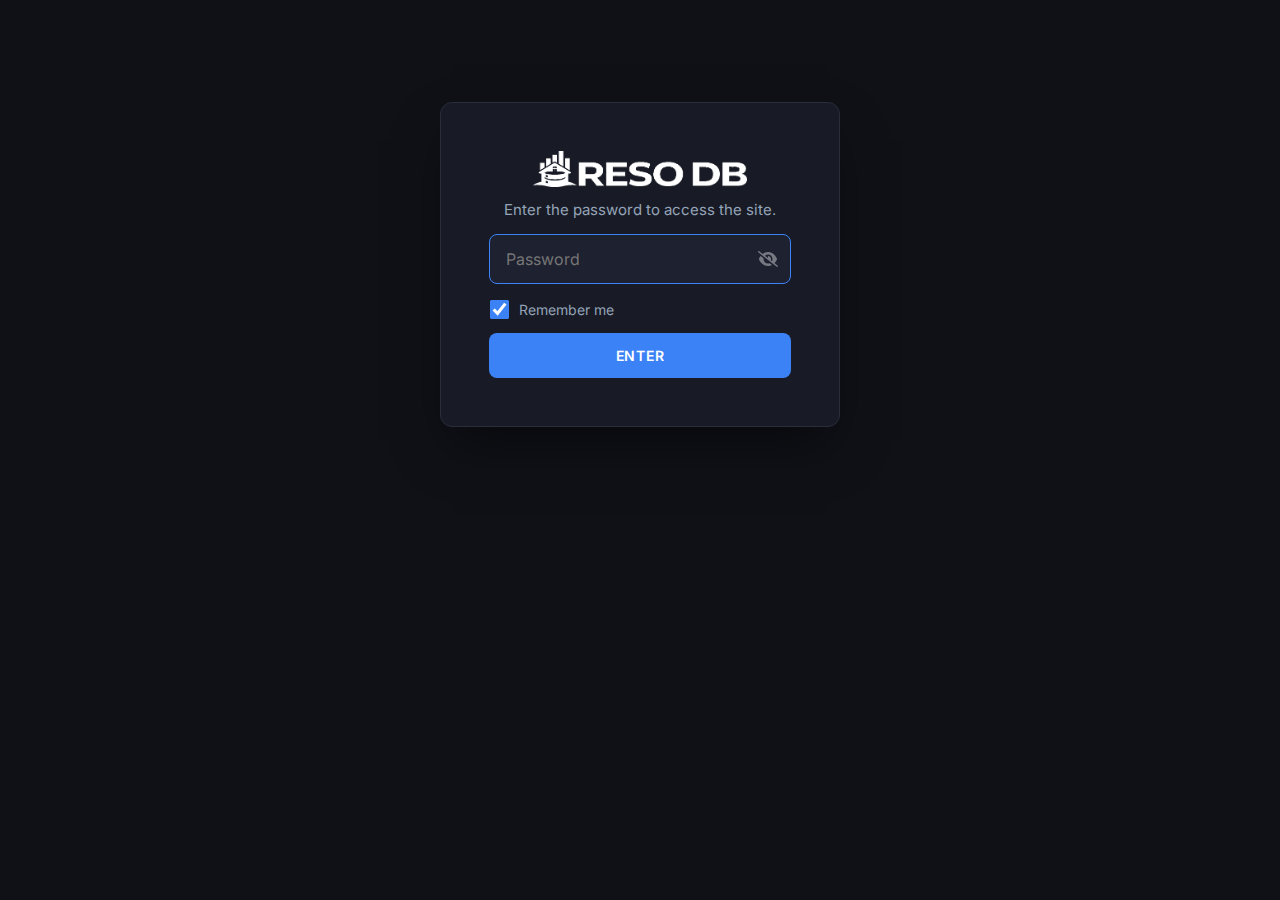
<file: white-paper.html>
<!DOCTYPE html>
<html class="staticrypt-html">
    <head>
        <meta charset="utf-8" />
        <title>RESO DB</title>
        <meta name="viewport" content="width=device-width, initial-scale=1" />

        <meta http-equiv="cache-control" content="max-age=0" />
        <meta http-equiv="cache-control" content="no-cache" />
        <meta http-equiv="expires" content="0" />
        <meta http-equiv="expires" content="Tue, 01 Jan 1980 1:00:00 GMT" />
        <meta http-equiv="pragma" content="no-cache" />

        <style>
            @import url('https://fonts.googleapis.com/css2?family=Inter:wght@400;500;600&display=swap');

            .staticrypt-hr {
                margin-top: 20px;
                margin-bottom: 20px;
                border: 0;
                border-top: 1px solid #2a2d3a;
            }

            .staticrypt-page {
                width: 400px;
                padding: 8% 0 0;
                margin: auto;
                box-sizing: border-box;
            }

            .staticrypt-form {
                position: relative;
                z-index: 1;
                background: #181b25;
                max-width: 400px;
                margin: 0 auto 100px;
                padding: 48px;
                text-align: center;
                border-radius: 12px;
                border: 1px solid #2a2d3a;
                box-shadow: 0 25px 50px -12px rgba(0, 0, 0, 0.5);
            }

            .staticrypt-form input[type="password"],
            input[type="text"] {
                background: #1e2130;
                border: 1px solid #2a2d3a;
                box-sizing: border-box;
                font-size: 15px;
                font-family: 'Inter', sans-serif;
                outline: 0;
                padding: 14px 40px 14px 16px;
                width: 100%;
                color: #e2e8f0;
                border-radius: 8px;
                transition: border-color 0.2s;
            }

            .staticrypt-form input[type="password"]:focus,
            input[type="text"]:focus {
                border-color: #3b82f6;
            }

            .staticrypt-password-container {
                position: relative;
                outline: 0;
                width: 100%;
                border: 0;
                margin: 0 0 16px;
                box-sizing: border-box;
            }

            .staticrypt-toggle-password-visibility {
                cursor: pointer;
                height: 20px;
                opacity: 40%;
                padding: 13px;
                position: absolute;
                right: 0;
                top: 50%;
                transform: translateY(-50%);
                width: 20px;
                filter: invert(1);
            }

            .staticrypt-form .staticrypt-decrypt-button {
                text-transform: uppercase;
                outline: 0;
                background: #3b82f6;
                width: 100%;
                border: 0;
                padding: 14px;
                color: #ffffff;
                font-size: 14px;
                font-weight: 600;
                font-family: 'Inter', sans-serif;
                letter-spacing: 0.05em;
                cursor: pointer;
                border-radius: 8px;
                transition: background 0.2s;
            }

            .staticrypt-form .staticrypt-decrypt-button:hover,
            .staticrypt-form .staticrypt-decrypt-button:active,
            .staticrypt-form .staticrypt-decrypt-button:focus {
                background: #2563eb;
            }

            .staticrypt-html {
                height: 100%;
            }

            .staticrypt-body {
                height: 100%;
                margin: 0;
            }

            .staticrypt-content {
                height: 100%;
                margin-bottom: 1em;
                background: #0f1117;
                font-family: 'Inter', sans-serif;
                -webkit-font-smoothing: antialiased;
                -moz-osx-font-smoothing: grayscale;
            }

            .staticrypt-logo {
                margin-bottom: 24px;
            }

            .staticrypt-logo img {
                height: 36px;
                filter: brightness(0) invert(1);
            }

            .staticrypt-instructions {
                margin-top: -1em;
                margin-bottom: 1em;
                color: #94a3b8;
                font-size: 0.9375rem;
            }

            .staticrypt-title {
                font-size: 1.5em;
                color: #e2e8f0;
                font-weight: 600;
            }

            label.staticrypt-remember {
                display: flex;
                align-items: center;
                margin-bottom: 1em;
                color: #94a3b8;
                font-size: 0.875rem;
            }

            .staticrypt-remember input[type="checkbox"] {
                transform: scale(1.5);
                margin-right: 1em;
                accent-color: #3b82f6;
            }

            .hidden {
                display: none !important;
            }

            .staticrypt-spinner-container {
                height: 100%;
                display: flex;
                align-items: center;
                justify-content: center;
                background: #0f1117;
            }

            .staticrypt-spinner {
                display: inline-block;
                width: 2rem;
                height: 2rem;
                vertical-align: text-bottom;
                border: 0.25em solid #2a2d3a;
                border-right-color: #3b82f6;
                border-radius: 50%;
                animation: spinner-border 0.75s linear infinite;
            }

            @keyframes spinner-border {
                100% {
                    transform: rotate(360deg);
                }
            }

            @media screen and (-webkit-min-device-pixel-ratio: 0) {
                .staticrypt-form input[type="password"],
                input[type="text"] {
                    font-size: 16px;
                }
            }
        </style>
    </head>

    <body class="staticrypt-body">
        <div id="staticrypt_loading" class="staticrypt-spinner-container">
            <div class="staticrypt-spinner"></div>
        </div>

        <div id="staticrypt_content" class="staticrypt-content hidden">
            <div class="staticrypt-page">
                <div class="staticrypt-form">
                    <div class="staticrypt-logo">
                        <img src="[data-uri]" alt="RESO DB" />
                    </div>
                    <div class="staticrypt-instructions">
                        <p>Enter the password to access the site.</p>
                    </div>

                    <form id="staticrypt-form" action="#" method="post">
                        <div class="staticrypt-password-container">
                            <input
                                id="staticrypt-password"
                                type="password"
                                name="password"
                                placeholder="Password"
                                autofocus
                            />

                            <img
                                class="staticrypt-toggle-password-visibility"
                                alt="Show password"
                                title="Show password"
                                src="[data-uri]"
                            />
                        </div>

                        <label id="staticrypt-remember-label" class="staticrypt-remember hidden">
                            <input id="staticrypt-remember" type="checkbox" name="remember" checked />
                            Remember me
                        </label>

                        <input type="submit" class="staticrypt-decrypt-button" value="Enter" />
                    </form>
                </div>
            </div>
        </div>

        <script>
            const staticryptInitiator = ((function(){
  const exports = {};
  const cryptoEngine = ((function(){
  const exports = {};
  const { subtle } = crypto;

const IV_BITS = 16 * 8;
const HEX_BITS = 4;
const ENCRYPTION_ALGO = "AES-CBC";

/**
 * Translates between utf8 encoded hexadecimal strings
 * and Uint8Array bytes.
 */
const HexEncoder = {
    /**
     * hex string -> bytes
     * @param {string} hexString
     * @returns {Uint8Array}
     */
    parse: function (hexString) {
        if (hexString.length % 2 !== 0) throw "Invalid hexString";
        const arrayBuffer = new Uint8Array(hexString.length / 2);

        for (let i = 0; i < hexString.length; i += 2) {
            const byteValue = parseInt(hexString.substring(i, i + 2), 16);
            if (isNaN(byteValue)) {
                throw "Invalid hexString";
            }
            arrayBuffer[i / 2] = byteValue;
        }
        return arrayBuffer;
    },

    /**
     * bytes -> hex string
     * @param {Uint8Array} bytes
     * @returns {string}
     */
    stringify: function (bytes) {
        const hexBytes = [];

        for (let i = 0; i < bytes.length; ++i) {
            let byteString = bytes[i].toString(16);
            if (byteString.length < 2) {
                byteString = "0" + byteString;
            }
            hexBytes.push(byteString);
        }
        return hexBytes.join("");
    },
};

/**
 * Translates between utf8 strings and Uint8Array bytes.
 */
const UTF8Encoder = {
    parse: function (str) {
        return new TextEncoder().encode(str);
    },

    stringify: function (bytes) {
        return new TextDecoder().decode(bytes);
    },
};

/**
 * Salt and encrypt a msg with a password.
 */
async function encrypt(msg, hashedPassword) {
    // Must be 16 bytes, unpredictable, and preferably cryptographically random. However, it need not be secret.
    // https://developer.mozilla.org/en-US/docs/Web/API/SubtleCrypto/encrypt#parameters
    const iv = crypto.getRandomValues(new Uint8Array(IV_BITS / 8));

    const key = await subtle.importKey("raw", HexEncoder.parse(hashedPassword), ENCRYPTION_ALGO, false, ["encrypt"]);

    const encrypted = await subtle.encrypt(
        {
            name: ENCRYPTION_ALGO,
            iv: iv,
        },
        key,
        UTF8Encoder.parse(msg)
    );

    // iv will be 32 hex characters, we prepend it to the ciphertext for use in decryption
    return HexEncoder.stringify(iv) + HexEncoder.stringify(new Uint8Array(encrypted));
}
exports.encrypt = encrypt;

/**
 * Decrypt a salted msg using a password.
 *
 * @param {string} encryptedMsg
 * @param {string} hashedPassword
 * @returns {Promise<string>}
 */
async function decrypt(encryptedMsg, hashedPassword) {
    const ivLength = IV_BITS / HEX_BITS;
    const iv = HexEncoder.parse(encryptedMsg.substring(0, ivLength));
    const encrypted = encryptedMsg.substring(ivLength);

    const key = await subtle.importKey("raw", HexEncoder.parse(hashedPassword), ENCRYPTION_ALGO, false, ["decrypt"]);

    const outBuffer = await subtle.decrypt(
        {
            name: ENCRYPTION_ALGO,
            iv: iv,
        },
        key,
        HexEncoder.parse(encrypted)
    );

    return UTF8Encoder.stringify(new Uint8Array(outBuffer));
}
exports.decrypt = decrypt;

/**
 * Salt and hash the password so it can be stored in localStorage without opening a password reuse vulnerability.
 *
 * @param {string} password
 * @param {string} salt
 * @returns {Promise<string>}
 */
async function hashPassword(password, salt) {
    // we hash the password in multiple steps, each adding more iterations. This is because we used to allow less
    // iterations, so for backward compatibility reasons, we need to support going from that to more iterations.
    let hashedPassword = await hashLegacyRound(password, salt);

    hashedPassword = await hashSecondRound(hashedPassword, salt);

    return hashThirdRound(hashedPassword, salt);
}
exports.hashPassword = hashPassword;

/**
 * This hashes the password with 1k iterations. This is a low number, we need this function to support backwards
 * compatibility.
 *
 * @param {string} password
 * @param {string} salt
 * @returns {Promise<string>}
 */
function hashLegacyRound(password, salt) {
    return pbkdf2(password, salt, 1000, "SHA-1");
}
exports.hashLegacyRound = hashLegacyRound;

/**
 * Add a second round of iterations. This is because we used to use 1k, so for backwards compatibility with
 * remember-me/autodecrypt links, we need to support going from that to more iterations.
 *
 * @param hashedPassword
 * @param salt
 * @returns {Promise<string>}
 */
function hashSecondRound(hashedPassword, salt) {
    return pbkdf2(hashedPassword, salt, 14000, "SHA-256");
}
exports.hashSecondRound = hashSecondRound;

/**
 * Add a third round of iterations to bring total number to 600k. This is because we used to use 1k, then 15k, so for
 * backwards compatibility with remember-me/autodecrypt links, we need to support going from that to more iterations.
 *
 * @param hashedPassword
 * @param salt
 * @returns {Promise<string>}
 */
function hashThirdRound(hashedPassword, salt) {
    return pbkdf2(hashedPassword, salt, 585000, "SHA-256");
}
exports.hashThirdRound = hashThirdRound;

/**
 * Salt and hash the password so it can be stored in localStorage without opening a password reuse vulnerability.
 *
 * @param {string} password
 * @param {string} salt
 * @param {int} iterations
 * @param {string} hashAlgorithm
 * @returns {Promise<string>}
 */
async function pbkdf2(password, salt, iterations, hashAlgorithm) {
    const key = await subtle.importKey("raw", UTF8Encoder.parse(password), "PBKDF2", false, ["deriveBits"]);

    const keyBytes = await subtle.deriveBits(
        {
            name: "PBKDF2",
            hash: hashAlgorithm,
            iterations,
            salt: UTF8Encoder.parse(salt),
        },
        key,
        256
    );

    return HexEncoder.stringify(new Uint8Array(keyBytes));
}

function generateRandomSalt() {
    const bytes = crypto.getRandomValues(new Uint8Array(128 / 8));

    return HexEncoder.stringify(new Uint8Array(bytes));
}
exports.generateRandomSalt = generateRandomSalt;

async function signMessage(hashedPassword, message) {
    const key = await subtle.importKey(
        "raw",
        HexEncoder.parse(hashedPassword),
        {
            name: "HMAC",
            hash: "SHA-256",
        },
        false,
        ["sign"]
    );
    const signature = await subtle.sign("HMAC", key, UTF8Encoder.parse(message));

    return HexEncoder.stringify(new Uint8Array(signature));
}
exports.signMessage = signMessage;

function getRandomAlphanum() {
    const possibleCharacters = "abcdefghijklmnopqrstuvwxyzABCDEFGHIJKLMNOPQRSTUVWXYZ0123456789";

    let byteArray;
    let parsedInt;

    // Keep generating new random bytes until we get a value that falls
    // within a range that can be evenly divided by possibleCharacters.length
    do {
        byteArray = crypto.getRandomValues(new Uint8Array(1));
        // extract the lowest byte to get an int from 0 to 255 (probably unnecessary, since we're only generating 1 byte)
        parsedInt = byteArray[0] & 0xff;
    } while (parsedInt >= 256 - (256 % possibleCharacters.length));

    // Take the modulo of the parsed integer to get a random number between 0 and totalLength - 1
    const randomIndex = parsedInt % possibleCharacters.length;

    return possibleCharacters[randomIndex];
}

/**
 * Generate a random string of a given length.
 *
 * @param {int} length
 * @returns {string}
 */
function generateRandomString(length) {
    let randomString = "";

    for (let i = 0; i < length; i++) {
        randomString += getRandomAlphanum();
    }

    return randomString;
}
exports.generateRandomString = generateRandomString;

  return exports;
})());
const codec = ((function(){
  const exports = {};
  /**
 * Initialize the codec with the provided cryptoEngine - this return functions to encode and decode messages.
 *
 * @param cryptoEngine - the engine to use for encryption / decryption
 */
function init(cryptoEngine) {
    const exports = {};

    /**
     * Top-level function for encoding a message.
     * Includes password hashing, encryption, and signing.
     *
     * @param {string} msg
     * @param {string} password
     * @param {string} salt
     *
     * @returns {string} The encoded text
     */
    async function encode(msg, password, salt) {
        const hashedPassword = await cryptoEngine.hashPassword(password, salt);

        const encrypted = await cryptoEngine.encrypt(msg, hashedPassword);

        // we use the hashed password in the HMAC because this is effectively what will be used a password (so we can store
        // it in localStorage safely, we don't use the clear text password)
        const hmac = await cryptoEngine.signMessage(hashedPassword, encrypted);

        return hmac + encrypted;
    }
    exports.encode = encode;

    /**
     * Encode using a password that has already been hashed. This is useful to encode multiple messages in a row, that way
     * we don't need to hash the password multiple times.
     *
     * @param {string} msg
     * @param {string} hashedPassword
     *
     * @returns {string} The encoded text
     */
    async function encodeWithHashedPassword(msg, hashedPassword) {
        const encrypted = await cryptoEngine.encrypt(msg, hashedPassword);

        // we use the hashed password in the HMAC because this is effectively what will be used a password (so we can store
        // it in localStorage safely, we don't use the clear text password)
        const hmac = await cryptoEngine.signMessage(hashedPassword, encrypted);

        return hmac + encrypted;
    }
    exports.encodeWithHashedPassword = encodeWithHashedPassword;

    /**
     * Top-level function for decoding a message.
     * Includes signature check and decryption.
     *
     * @param {string} signedMsg
     * @param {string} hashedPassword
     * @param {string} salt
     * @param {int} backwardCompatibleAttempt
     * @param {string} originalPassword
     *
     * @returns {Object} {success: true, decoded: string} | {success: false, message: string}
     */
    async function decode(signedMsg, hashedPassword, salt, backwardCompatibleAttempt = 0, originalPassword = "") {
        const encryptedHMAC = signedMsg.substring(0, 64);
        const encryptedMsg = signedMsg.substring(64);
        const decryptedHMAC = await cryptoEngine.signMessage(hashedPassword, encryptedMsg);

        if (decryptedHMAC !== encryptedHMAC) {
            // we have been raising the number of iterations in the hashing algorithm multiple times, so to support the old
            // remember-me/autodecrypt links we need to try bringing the old hashes up to speed.
            originalPassword = originalPassword || hashedPassword;
            if (backwardCompatibleAttempt === 0) {
                const updatedHashedPassword = await cryptoEngine.hashThirdRound(originalPassword, salt);

                return decode(signedMsg, updatedHashedPassword, salt, backwardCompatibleAttempt + 1, originalPassword);
            }
            if (backwardCompatibleAttempt === 1) {
                let updatedHashedPassword = await cryptoEngine.hashSecondRound(originalPassword, salt);
                updatedHashedPassword = await cryptoEngine.hashThirdRound(updatedHashedPassword, salt);

                return decode(signedMsg, updatedHashedPassword, salt, backwardCompatibleAttempt + 1, originalPassword);
            }

            return { success: false, message: "Signature mismatch" };
        }

        return {
            success: true,
            decoded: await cryptoEngine.decrypt(encryptedMsg, hashedPassword),
        };
    }
    exports.decode = decode;

    return exports;
}
exports.init = init;

  return exports;
})());
const decode = codec.init(cryptoEngine).decode;

/**
 * Initialize the staticrypt module, that exposes functions callbable by the password_template.
 *
 * @param {{
 *  staticryptEncryptedMsgUniqueVariableName: string,
 *  isRememberEnabled: boolean,
 *  rememberDurationInDays: number,
 *  staticryptSaltUniqueVariableName: string,
 * }} staticryptConfig - object of data that is stored on the password_template at encryption time.
 *
 * @param {{
 *  rememberExpirationKey: string,
 *  rememberPassphraseKey: string,
 *  replaceHtmlCallback: function,
 *  clearLocalStorageCallback: function,
 * }} templateConfig - object of data that can be configured by a custom password_template.
 */
function init(staticryptConfig, templateConfig) {
    const exports = {};

    /**
     * Decrypt our encrypted page, replace the whole HTML.
     *
     * @param {string} hashedPassword
     * @returns {Promise<boolean>}
     */
    async function decryptAndReplaceHtml(hashedPassword) {
        const { staticryptEncryptedMsgUniqueVariableName, staticryptSaltUniqueVariableName } = staticryptConfig;
        const { replaceHtmlCallback } = templateConfig;

        const result = await decode(
            staticryptEncryptedMsgUniqueVariableName,
            hashedPassword,
            staticryptSaltUniqueVariableName
        );
        if (!result.success) {
            return false;
        }
        const plainHTML = result.decoded;

        // if the user configured a callback call it, otherwise just replace the whole HTML
        if (typeof replaceHtmlCallback === "function") {
            replaceHtmlCallback(plainHTML);
        } else {
            document.write(plainHTML);
            document.close();
        }

        return true;
    }

    /**
     * Attempt to decrypt the page and replace the whole HTML.
     *
     * @param {string} password
     * @param {boolean} isRememberChecked
     *
     * @returns {Promise<{isSuccessful: boolean, hashedPassword?: string}>} - we return an object, so that if we want to
     *   expose more information in the future we can do it without breaking the password_template
     */
    async function handleDecryptionOfPage(password, isRememberChecked) {
        const { staticryptSaltUniqueVariableName } = staticryptConfig;

        // decrypt and replace the whole page
        const hashedPassword = await cryptoEngine.hashPassword(password, staticryptSaltUniqueVariableName);
        return handleDecryptionOfPageFromHash(hashedPassword, isRememberChecked);
    }
    exports.handleDecryptionOfPage = handleDecryptionOfPage;

    async function handleDecryptionOfPageFromHash(hashedPassword, isRememberChecked) {
        const { isRememberEnabled, rememberDurationInDays } = staticryptConfig;
        const { rememberExpirationKey, rememberPassphraseKey } = templateConfig;

        const isDecryptionSuccessful = await decryptAndReplaceHtml(hashedPassword);

        if (!isDecryptionSuccessful) {
            return {
                isSuccessful: false,
                hashedPassword,
            };
        }

        // remember the hashedPassword and set its expiration if necessary
        if (isRememberEnabled && isRememberChecked) {
            window.localStorage.setItem(rememberPassphraseKey, hashedPassword);

            // set the expiration if the duration isn't 0 (meaning no expiration)
            if (rememberDurationInDays > 0) {
                window.localStorage.setItem(
                    rememberExpirationKey,
                    (new Date().getTime() + rememberDurationInDays * 24 * 60 * 60 * 1000).toString()
                );
            }
        }

        return {
            isSuccessful: true,
            hashedPassword,
        };
    }
    exports.handleDecryptionOfPageFromHash = handleDecryptionOfPageFromHash;

    /**
     * Clear localstorage from staticrypt related values
     */
    function clearLocalStorage() {
        const { clearLocalStorageCallback, rememberExpirationKey, rememberPassphraseKey } = templateConfig;

        if (typeof clearLocalStorageCallback === "function") {
            clearLocalStorageCallback();
        } else {
            localStorage.removeItem(rememberPassphraseKey);
            localStorage.removeItem(rememberExpirationKey);
        }
    }

    async function handleDecryptOnLoad() {
        let isSuccessful = await decryptOnLoadFromUrl();

        if (!isSuccessful) {
            isSuccessful = await decryptOnLoadFromRememberMe();
        }

        return { isSuccessful };
    }
    exports.handleDecryptOnLoad = handleDecryptOnLoad;

    /**
     * Clear storage if we are logging out
     *
     * @returns {boolean} - whether we logged out
     */
    function logoutIfNeeded() {
        const logoutKey = "staticrypt_logout";

        // handle logout through query param
        const queryParams = new URLSearchParams(window.location.search);
        if (queryParams.has(logoutKey)) {
            clearLocalStorage();
            return true;
        }

        // handle logout through URL fragment
        const hash = window.location.hash.substring(1);
        if (hash.includes(logoutKey)) {
            clearLocalStorage();
            return true;
        }

        return false;
    }

    /**
     * To be called on load: check if we want to try to decrypt and replace the HTML with the decrypted content, and
     * try to do it if needed.
     *
     * @returns {Promise<boolean>} true if we derypted and replaced the whole page, false otherwise
     */
    async function decryptOnLoadFromRememberMe() {
        const { rememberDurationInDays } = staticryptConfig;
        const { rememberExpirationKey, rememberPassphraseKey } = templateConfig;

        // if we are login out, terminate
        if (logoutIfNeeded()) {
            return false;
        }

        // if there is expiration configured, check if we're not beyond the expiration
        if (rememberDurationInDays && rememberDurationInDays > 0) {
            const expiration = localStorage.getItem(rememberExpirationKey),
                isExpired = expiration && new Date().getTime() > parseInt(expiration);

            if (isExpired) {
                clearLocalStorage();
                return false;
            }
        }

        const hashedPassword = localStorage.getItem(rememberPassphraseKey);

        if (hashedPassword) {
            // try to decrypt
            const isDecryptionSuccessful = await decryptAndReplaceHtml(hashedPassword);

            // if the decryption is unsuccessful the password might be wrong - silently clear the saved data and let
            // the user fill the password form again
            if (!isDecryptionSuccessful) {
                clearLocalStorage();
                return false;
            }

            return true;
        }

        return false;
    }

    async function decryptOnLoadFromUrl() {
        const passwordKey = "staticrypt_pwd";
        const rememberMeKey = "remember_me";

        // try to get the password from the query param (for backward compatibility - we now want to avoid this method,
        // since it sends the hashed password to the server which isn't needed)
        const queryParams = new URLSearchParams(window.location.search);
        const hashedPasswordQuery = queryParams.get(passwordKey);
        const rememberMeQuery = queryParams.get(rememberMeKey);

        const urlFragment = window.location.hash.substring(1);
        // get the password from the url fragment
        const hashedPasswordRegexMatch = urlFragment.match(new RegExp(passwordKey + "=([^&]*)"));
        const hashedPasswordFragment = hashedPasswordRegexMatch ? hashedPasswordRegexMatch[1] : null;
        const rememberMeFragment = urlFragment.includes(rememberMeKey);

        const hashedPassword = hashedPasswordFragment || hashedPasswordQuery;
        const rememberMe = rememberMeFragment || rememberMeQuery;

        if (hashedPassword) {
            return handleDecryptionOfPageFromHash(hashedPassword, rememberMe);
        }

        return false;
    }

    return exports;
}
exports.init = init;

  return exports;
})());
            const templateError = "Bad password!",
                templateToggleAltShow = "Show password",
                templateToggleAltHide = "Hide password",
                isRememberEnabled = true,
                staticryptConfig = {"staticryptEncryptedMsgUniqueVariableName":"[base64]","isRememberEnabled":true,"rememberDurationInDays":30,"staticryptSaltUniqueVariableName":"efb7f58bda6d803a7c6dc286c01f7266"};

            const templateConfig = {
                rememberExpirationKey: "staticrypt_expiration",
                rememberPassphraseKey: "staticrypt_passphrase",
                replaceHtmlCallback: null,
                clearLocalStorageCallback: null,
            };

            const staticrypt = staticryptInitiator.init(staticryptConfig, templateConfig);

            window.onload = async function () {
                const { isSuccessful } = await staticrypt.handleDecryptOnLoad();

                if (!isSuccessful) {
                    document.getElementById("staticrypt_loading").classList.add("hidden");
                    document.getElementById("staticrypt_content").classList.remove("hidden");
                    document.getElementById("staticrypt-password").focus();

                    if (isRememberEnabled) {
                        document.getElementById("staticrypt-remember-label").classList.remove("hidden");
                    }
                }
            };

            const toggleIcon = document.querySelector(".staticrypt-toggle-password-visibility");
            const imgSrcEyeClosed =
                "[data-uri]";
            const imgSrcEyeOpened =
                "[data-uri]";
            toggleIcon.addEventListener("click", function () {
                const passwordInput = document.getElementById("staticrypt-password");
                if (passwordInput.type === "password") {
                    passwordInput.type = "text";
                    toggleIcon.src = imgSrcEyeOpened;
                    toggleIcon.alt = templateToggleAltHide;
                    toggleIcon.title = templateToggleAltHide;
                } else {
                    passwordInput.type = "password";
                    toggleIcon.src = imgSrcEyeClosed;
                    toggleIcon.alt = templateToggleAltShow;
                    toggleIcon.title = templateToggleAltShow;
                }
            });

            document.getElementById("staticrypt-form").addEventListener("submit", async function (e) {
                e.preventDefault();

                const password = document.getElementById("staticrypt-password").value,
                    isRememberChecked = document.getElementById("staticrypt-remember").checked;

                const { isSuccessful } = await staticrypt.handleDecryptionOfPage(password, isRememberChecked);

                if (!isSuccessful) {
                    alert(templateError);
                }
            });
        </script>
    </body>
</html>
</file>
<file: css/styles.css>
/* RESO DB — Design System Rewrite */
/* Bloomberg Terminal meets Stripe: analytical, modern, purposeful */

/* ═══════════════════════════════════════════
   CSS Custom Properties
   ═══════════════════════════════════════════ */
:root {
  /* Core palette */
  --blue: #3b82f6;
  --blue-dark: #2563eb;
  --blue-light: #60a5fa;
  --teal: #0d9488;
  --teal-dark: #0f766e;
  --teal-light: #14b8a6;
  --amber: #d97706;
  --amber-dark: #b45309;
  --amber-light: #f59e0b;
  --violet: #7c3aed;
  --violet-dark: #6d28d9;
  --violet-light: #8b5cf6;
  --green: #10b981;
  --green-dark: #059669;
  --red: #ef4444;

  /* Surfaces */
  --bg-dark: #0f1117;
  --bg-dark-raised: #181b25;
  --bg-dark-surface: #1e2130;
  --bg-white: #ffffff;
  --bg-light: #f8f9fb;
  --bg-gray: #f1f3f8;

  /* Text */
  --text-primary: #0f172a;
  --text-secondary: #475569;
  --text-muted: #94a3b8;
  --text-on-dark: #e2e8f0;
  --text-on-dark-muted: #94a3b8;

  /* Borders */
  --border: #e2e8f0;
  --border-dark: #2a2d3a;

  /* Shadows */
  --shadow-sm: 0 1px 2px rgba(0,0,0,0.05);
  --shadow-md: 0 4px 12px rgba(0,0,0,0.08);
  --shadow-lg: 0 12px 32px rgba(0,0,0,0.12);
  --shadow-xl: 0 24px 48px rgba(0,0,0,0.16);

  /* Radii */
  --radius-sm: 4px;
  --radius-md: 8px;
  --radius-lg: 12px;
  --radius-xl: 16px;
  --radius-full: 9999px;

  /* Layout */
  --max-width: 1200px;
  --header-height: 64px;

  /* Typography */
  --font-sans: -apple-system, BlinkMacSystemFont, 'Segoe UI', Roboto, 'Helvetica Neue', Arial, sans-serif;
  --font-mono: 'SF Mono', 'Fira Code', 'Cascadia Code', 'JetBrains Mono', Consolas, monospace;

  /* Transitions */
  --ease: cubic-bezier(0.4, 0, 0.2, 1);
  --duration: 200ms;
}

/* ═══════════════════════════════════════════
   Reset & Base
   ═══════════════════════════════════════════ */
*, *::before, *::after { box-sizing: border-box; margin: 0; padding: 0; }
html { scroll-behavior: smooth; -webkit-font-smoothing: antialiased; }
body {
  font-family: var(--font-sans);
  font-size: 16px;
  line-height: 1.65;
  color: var(--text-primary);
  background: var(--bg-white);
}
img { max-width: 100%; height: auto; display: block; }
a { color: var(--blue); text-decoration: none; transition: color var(--duration) var(--ease); }
a:hover { color: var(--blue-dark); }
ul, ol { list-style: none; }
button { cursor: pointer; font-family: inherit; }

/* ═══════════════════════════════════════════
   Typography
   ═══════════════════════════════════════════ */
h1, h2, h3, h4, h5, h6 { font-weight: 700; line-height: 1.2; color: var(--text-primary); }
h1 { font-size: 3rem; letter-spacing: -0.025em; }
h2 { font-size: 2.25rem; letter-spacing: -0.02em; }
h3 { font-size: 1.5rem; }
h4 { font-size: 1.25rem; }
p { margin-bottom: 1rem; color: var(--text-secondary); }
.mono { font-family: var(--font-mono); }

/* ═══════════════════════════════════════════
   Container & Layout
   ═══════════════════════════════════════════ */
.container { max-width: var(--max-width); margin: 0 auto; padding: 0 1.5rem; }
.container-narrow { max-width: 800px; margin: 0 auto; padding: 0 1.5rem; }

/* ═══════════════════════════════════════════
   Header & Navigation
   ═══════════════════════════════════════════ */
.site-header {
  position: fixed;
  top: 0; left: 0; right: 0;
  height: var(--header-height);
  background: rgba(255,255,255,0.92);
  backdrop-filter: blur(12px);
  -webkit-backdrop-filter: blur(12px);
  border-bottom: 1px solid var(--border);
  z-index: 1000;
}
.site-header .container {
  display: flex;
  align-items: center;
  justify-content: space-between;
  height: 100%;
}
.logo { display: flex; align-items: center; gap: 0.5rem; }
.logo img { height: 36px; width: auto; }
.logo span { font-weight: 700; font-size: 1.125rem; color: var(--text-primary); }

.nav-links { display: flex; align-items: center; gap: 2rem; }
.nav-links a {
  font-size: 0.9375rem;
  font-weight: 500;
  color: var(--text-secondary);
  padding: 0.25rem 0;
  position: relative;
}
.nav-links a:hover, .nav-links a.active { color: var(--text-primary); }
.nav-links a.active::after {
  content: '';
  position: absolute;
  bottom: -2px; left: 0; right: 0;
  height: 2px;
  background: var(--blue);
  border-radius: 1px;
}

.nav-actions { display: flex; align-items: center; gap: 0.75rem; }

.mobile-toggle {
  display: none;
  background: none; border: none; padding: 0.5rem;
}
.mobile-toggle span {
  display: block; width: 22px; height: 2px;
  background: var(--text-primary); margin: 5px 0;
  transition: all var(--duration) var(--ease);
  border-radius: 1px;
}
.mobile-toggle.active span:nth-child(1) { transform: rotate(45deg) translate(5px, 5px); }
.mobile-toggle.active span:nth-child(2) { opacity: 0; }
.mobile-toggle.active span:nth-child(3) { transform: rotate(-45deg) translate(5px, -5px); }

/* ═══════════════════════════════════════════
   Buttons
   ═══════════════════════════════════════════ */
.btn {
  display: inline-flex;
  align-items: center;
  justify-content: center;
  gap: 0.5rem;
  padding: 0.625rem 1.25rem;
  font-size: 0.9375rem;
  font-weight: 600;
  border-radius: var(--radius-md);
  border: none;
  transition: all var(--duration) var(--ease);
  text-decoration: none;
  white-space: nowrap;
}
.btn-primary {
  background: var(--blue);
  color: #fff;
  box-shadow: 0 1px 2px rgba(59,130,246,0.3);
}
.btn-primary:hover {
  background: var(--blue-dark);
  color: #fff;
  transform: translateY(-1px);
  box-shadow: 0 4px 12px rgba(59,130,246,0.35);
}
.btn-secondary {
  background: var(--bg-light);
  color: var(--text-primary);
  border: 1px solid var(--border);
}
.btn-secondary:hover {
  background: var(--bg-gray);
  border-color: var(--text-muted);
  color: var(--text-primary);
}
.btn-outline-light {
  background: transparent;
  color: #fff;
  border: 1px solid rgba(255,255,255,0.3);
}
.btn-outline-light:hover {
  background: rgba(255,255,255,0.1);
  border-color: rgba(255,255,255,0.5);
  color: #fff;
}
.btn-green {
  background: var(--green);
  color: #fff;
}
.btn-green:hover {
  background: var(--green-dark);
  color: #fff;
  transform: translateY(-1px);
}
.btn-lg { padding: 0.875rem 1.75rem; font-size: 1.0625rem; }
.btn-sm { padding: 0.375rem 0.75rem; font-size: 0.8125rem; }

/* ═══════════════════════════════════════════
   Audience Badges
   ═══════════════════════════════════════════ */
.badge {
  display: inline-flex;
  align-items: center;
  padding: 0.1875rem 0.625rem;
  font-size: 0.75rem;
  font-weight: 600;
  border-radius: var(--radius-full);
  letter-spacing: 0.01em;
}
.badge-teal { background: rgba(13,148,136,0.12); color: var(--teal); }
.badge-amber { background: rgba(217,119,6,0.12); color: var(--amber); }
.badge-violet { background: rgba(124,58,237,0.12); color: var(--violet); }
.badge-blue { background: rgba(59,130,246,0.12); color: var(--blue); }
.badge-green { background: rgba(16,185,129,0.12); color: var(--green); }
.badges { display: flex; flex-wrap: wrap; gap: 0.375rem; }

/* On dark backgrounds */
.dark .badge-teal { background: rgba(13,148,136,0.2); color: var(--teal-light); }
.dark .badge-amber { background: rgba(217,119,6,0.2); color: var(--amber-light); }
.dark .badge-violet { background: rgba(124,58,237,0.2); color: var(--violet-light); }
.dark .badge-blue { background: rgba(59,130,246,0.2); color: var(--blue-light); }

/* ═══════════════════════════════════════════
   Sections
   ═══════════════════════════════════════════ */
section { padding: 5rem 0; }
.section-header { text-align: center; margin-bottom: 3.5rem; }
.section-header h2 { margin-bottom: 0.75rem; }
.section-header p { font-size: 1.125rem; max-width: 640px; margin: 0 auto; }

/* Dark sections for data/demos/code */
.dark {
  background: var(--bg-dark);
  color: var(--text-on-dark);
}
.dark h2, .dark h3, .dark h4 { color: #fff; }
.dark p { color: var(--text-on-dark-muted); }
.dark .section-header p { color: var(--text-on-dark-muted); }

/* ═══════════════════════════════════════════
   Hero
   ═══════════════════════════════════════════ */
.hero {
  padding: calc(var(--header-height) + 4rem) 0 5rem;
  min-height: 80vh;
  display: flex;
  align-items: center;
}
.hero-grid {
  display: grid;
  grid-template-columns: 1fr 1fr;
  gap: 4rem;
  align-items: center;
}
.hero h1 {
  font-size: 3.25rem;
  margin-bottom: 1.5rem;
  letter-spacing: -0.03em;
}
.hero .subtitle {
  font-size: 1.2rem;
  line-height: 1.7;
  margin-bottom: 2rem;
  color: var(--text-secondary);
}
.hero-buttons { display: flex; gap: 0.75rem; flex-wrap: wrap; }

/* Terminal widget for hero */
.terminal-widget {
  background: var(--bg-dark);
  border-radius: var(--radius-lg);
  overflow: hidden;
  box-shadow: var(--shadow-xl);
  border: 1px solid var(--border-dark);
}
.terminal-bar {
  display: flex;
  align-items: center;
  gap: 0.5rem;
  padding: 0.75rem 1rem;
  background: var(--bg-dark-raised);
  border-bottom: 1px solid var(--border-dark);
}
.terminal-dot {
  width: 10px; height: 10px;
  border-radius: 50%;
}
.terminal-dot.red { background: #ef4444; }
.terminal-dot.yellow { background: #f59e0b; }
.terminal-dot.green { background: #10b981; }
.terminal-bar span {
  margin-left: 0.5rem;
  font-family: var(--font-mono);
  font-size: 0.75rem;
  color: var(--text-on-dark-muted);
}
.terminal-body {
  padding: 1.25rem;
  font-family: var(--font-mono);
  font-size: 0.8125rem;
  line-height: 1.8;
  color: var(--text-on-dark);
  min-height: 200px;
}
.terminal-body .prompt { color: var(--green); }
.terminal-body .keyword { color: #c084fc; }
.terminal-body .string { color: #86efac; }
.terminal-body .number { color: #fbbf24; }
.terminal-body .comment { color: #64748b; }
.terminal-body .function { color: #7dd3fc; }
.terminal-body .operator { color: #f472b6; }
.terminal-cursor {
  display: inline-block;
  width: 8px;
  height: 1.1em;
  background: var(--green);
  animation: blink 1s step-end infinite;
  vertical-align: text-bottom;
}
@keyframes blink { 50% { opacity: 0; } }

/* ═══════════════════════════════════════════
   Feature/Problem Cards
   ═══════════════════════════════════════════ */
.card-grid { display: grid; gap: 1.5rem; }
.card-grid-2 { grid-template-columns: repeat(2, 1fr); }
.card-grid-3 { grid-template-columns: repeat(3, 1fr); }
.card-grid-4 { grid-template-columns: repeat(4, 1fr); }

.card {
  background: var(--bg-white);
  border: 1px solid var(--border);
  border-radius: var(--radius-lg);
  padding: 2rem;
  transition: all var(--duration) var(--ease);
}
.card:hover {
  border-color: var(--blue);
  box-shadow: var(--shadow-md);
  transform: translateY(-2px);
}
.card-icon {
  width: 48px; height: 48px;
  border-radius: var(--radius-md);
  display: flex;
  align-items: center;
  justify-content: center;
  margin-bottom: 1.25rem;
  font-size: 1.5rem;
}
.card h3 { margin-bottom: 0.75rem; font-size: 1.25rem; }
.card h4 { margin-bottom: 0.5rem; }
.card p:last-child { margin-bottom: 0; }

/* Audience cards with colored top borders */
.card-teal { border-top: 3px solid var(--teal); }
.card-amber { border-top: 3px solid var(--amber); }
.card-violet { border-top: 3px solid var(--violet); }
.card-blue { border-top: 3px solid var(--blue); }

/* Dark cards */
.dark .card {
  background: var(--bg-dark-raised);
  border-color: var(--border-dark);
}
.dark .card:hover { border-color: var(--blue); }

/* Query example cards */
.query-card {
  background: var(--bg-light);
  border-radius: var(--radius-lg);
  padding: 1.5rem;
  border-left: 3px solid var(--blue);
}
.query-card h4 { margin-bottom: 0.25rem; }
.query-card .badges { margin-bottom: 0.75rem; }
.query-card blockquote {
  font-style: italic;
  color: var(--text-secondary);
  padding-left: 0;
  margin: 0;
  font-size: 0.9375rem;
  line-height: 1.6;
}

/* ═══════════════════════════════════════════
   Security Grid
   ═══════════════════════════════════════════ */
.security-grid {
  display: grid;
  grid-template-columns: repeat(3, 1fr);
  gap: 1.5rem;
}
.security-item {
  display: flex;
  align-items: flex-start;
  gap: 1rem;
  padding: 1.25rem;
  background: var(--bg-light);
  border-radius: var(--radius-md);
}
.security-icon {
  width: 40px; height: 40px;
  background: rgba(59,130,246,0.1);
  border-radius: var(--radius-md);
  display: flex;
  align-items: center;
  justify-content: center;
  flex-shrink: 0;
  font-size: 1.25rem;
}
.security-item h4 { font-size: 0.9375rem; margin-bottom: 0.25rem; }
.security-item p { font-size: 0.875rem; margin: 0; color: var(--text-muted); }

/* ═══════════════════════════════════════════
   RETS → RESO Demo
   ═══════════════════════════════════════════ */
.rets-demo {
  max-width: 900px;
  margin: 0 auto;
}
.rets-demo-header {
  display: flex;
  justify-content: space-between;
  align-items: center;
  margin-bottom: 1.5rem;
}
.rets-demo-table {
  width: 100%;
  border-collapse: separate;
  border-spacing: 0;
  font-family: var(--font-mono);
  font-size: 0.8125rem;
}
.rets-demo-table th {
  padding: 0.75rem 1rem;
  text-align: left;
  font-weight: 600;
  color: var(--text-on-dark-muted);
  border-bottom: 1px solid var(--border-dark);
  font-family: var(--font-sans);
  font-size: 0.75rem;
  text-transform: uppercase;
  letter-spacing: 0.05em;
}
.rets-demo-table td {
  padding: 0.625rem 1rem;
  border-bottom: 1px solid rgba(255,255,255,0.05);
  transition: all 0.4s var(--ease);
}
.rets-demo-table .rets-field { color: var(--red); opacity: 0.7; }
.rets-demo-table .arrow-cell {
  text-align: center;
  color: var(--text-on-dark-muted);
  font-size: 1.25rem;
  width: 60px;
}
.rets-demo-table .reso-field { color: var(--green); }
.rets-demo-table .rets-value { color: var(--text-on-dark-muted); font-size: 0.75rem; }
.rets-demo-table .reso-value { color: var(--text-on-dark); font-size: 0.75rem; }

/* Scanning animation */
.rets-demo-table tr.scanning td {
  background: rgba(59,130,246,0.08);
}
.rets-demo-table tr.mapped .reso-field {
  animation: fadeInField 0.4s var(--ease) forwards;
}
@keyframes fadeInField {
  from { opacity: 0; transform: translateX(-8px); }
  to { opacity: 1; transform: translateX(0); }
}
.rets-demo-table tr.pending .reso-field,
.rets-demo-table tr.pending .reso-value,
.rets-demo-table tr.pending .arrow-cell { opacity: 0; }

.rets-demo-stat {
  text-align: center;
  margin-top: 1.5rem;
  font-family: var(--font-mono);
  font-size: 1.125rem;
}
.rets-demo-stat .count-old { color: var(--red); }
.rets-demo-stat .count-new { color: var(--green); }

.btn-replay {
  background: var(--bg-dark-surface);
  color: var(--text-on-dark);
  border: 1px solid var(--border-dark);
  font-size: 0.8125rem;
  padding: 0.375rem 0.875rem;
  border-radius: var(--radius-md);
  cursor: pointer;
  transition: all var(--duration) var(--ease);
}
.btn-replay:hover {
  border-color: var(--blue);
  color: var(--blue-light);
}

/* ═══════════════════════════════════════════
   4-Step Analytics Demo
   ═══════════════════════════════════════════ */
.demo-stepper { max-width: 1000px; margin: 0 auto; }

.step-bar {
  display: flex;
  align-items: center;
  justify-content: center;
  gap: 0;
  margin-bottom: 2.5rem;
  position: relative;
}
.step-item {
  display: flex;
  flex-direction: column;
  align-items: center;
  gap: 0.5rem;
  cursor: pointer;
  padding: 0 1.5rem;
  position: relative;
  z-index: 1;
}
.step-number-circle {
  width: 40px; height: 40px;
  border-radius: 50%;
  display: flex;
  align-items: center;
  justify-content: center;
  font-weight: 700;
  font-size: 0.875rem;
  background: var(--bg-dark-surface);
  color: var(--text-on-dark-muted);
  border: 2px solid var(--border-dark);
  transition: all var(--duration) var(--ease);
}
.step-item.active .step-number-circle,
.step-item.completed .step-number-circle {
  background: var(--blue);
  border-color: var(--blue);
  color: #fff;
}
.step-item.completed .step-number-circle { background: var(--green); border-color: var(--green); }
.step-label {
  font-size: 0.8125rem;
  font-weight: 500;
  color: var(--text-on-dark-muted);
  text-align: center;
}
.step-item.active .step-label { color: #fff; }
.step-connector {
  flex: 1;
  height: 2px;
  background: var(--border-dark);
  margin: 0 -0.5rem;
  margin-bottom: 1.5rem;
  position: relative;
  z-index: 0;
}
.step-connector.active { background: var(--blue); }

/* Step panels */
.step-panel {
  display: none;
  animation: fadeInPanel 0.3s var(--ease);
}
.step-panel.active { display: block; }
@keyframes fadeInPanel {
  from { opacity: 0; transform: translateY(8px); }
  to { opacity: 1; transform: translateY(0); }
}

/* Step 1: NL Input */
.nl-input-area {
  background: var(--bg-dark-raised);
  border: 1px solid var(--border-dark);
  border-radius: var(--radius-lg);
  padding: 2rem;
}
.nl-input-area textarea {
  width: 100%;
  min-height: 80px;
  background: var(--bg-dark-surface);
  border: 1px solid var(--border-dark);
  border-radius: var(--radius-md);
  padding: 1rem;
  color: var(--text-on-dark);
  font-family: var(--font-sans);
  font-size: 1rem;
  line-height: 1.6;
  resize: none;
}
.nl-input-area textarea:focus {
  outline: none;
  border-color: var(--blue);
}
.nl-input-actions {
  display: flex;
  justify-content: space-between;
  align-items: center;
  margin-top: 1rem;
}

/* Step 2: SQL */
.sql-panel {
  background: var(--bg-dark-raised);
  border: 1px solid var(--border-dark);
  border-radius: var(--radius-lg);
  overflow: hidden;
}
.sql-toolbar {
  display: flex;
  justify-content: space-between;
  align-items: center;
  padding: 0.75rem 1rem;
  background: var(--bg-dark-surface);
  border-bottom: 1px solid var(--border-dark);
}
.sql-toolbar select {
  background: var(--bg-dark);
  color: var(--text-on-dark);
  border: 1px solid var(--border-dark);
  border-radius: var(--radius-sm);
  padding: 0.375rem 0.75rem;
  font-size: 0.8125rem;
  font-family: var(--font-mono);
}
.sql-body {
  padding: 1.25rem;
  font-family: var(--font-mono);
  font-size: 0.8125rem;
  line-height: 1.8;
  color: var(--text-on-dark);
  overflow-x: auto;
}
.sql-body pre { margin: 0; white-space: pre; }

/* Step 3: Data table */
.data-table-wrapper {
  background: var(--bg-dark-raised);
  border: 1px solid var(--border-dark);
  border-radius: var(--radius-lg);
  overflow: hidden;
}
.data-table-toolbar {
  padding: 0.75rem 1rem;
  background: var(--bg-dark-surface);
  border-bottom: 1px solid var(--border-dark);
  font-size: 0.8125rem;
  color: var(--text-on-dark-muted);
}
.data-table {
  width: 100%;
  border-collapse: collapse;
  font-family: var(--font-mono);
  font-size: 0.8125rem;
}
.data-table th {
  padding: 0.625rem 1rem;
  text-align: left;
  font-weight: 600;
  color: var(--text-on-dark-muted);
  border-bottom: 1px solid var(--border-dark);
  cursor: pointer;
  user-select: none;
  font-size: 0.75rem;
  text-transform: uppercase;
  letter-spacing: 0.05em;
  white-space: nowrap;
}
.data-table th:hover { color: var(--blue-light); }
.data-table th .sort-arrow { margin-left: 0.25rem; opacity: 0.4; }
.data-table th.sorted .sort-arrow { opacity: 1; color: var(--blue-light); }
.data-table td {
  padding: 0.5rem 1rem;
  color: var(--text-on-dark);
  border-bottom: 1px solid rgba(255,255,255,0.04);
  white-space: nowrap;
}
.data-table tbody tr:hover { background: rgba(59,130,246,0.06); }
.data-table .num { text-align: right; font-variant-numeric: tabular-nums; }
.data-table .highlight { color: var(--green); font-weight: 600; }

/* Step 4: Charts + AI */
.step4-grid {
  display: grid;
  grid-template-columns: 1fr 1fr;
  gap: 1.5rem;
}
.chart-container {
  background: var(--bg-dark-raised);
  border: 1px solid var(--border-dark);
  border-radius: var(--radius-lg);
  padding: 1.5rem;
}
.chart-container canvas { width: 100% !important; }

.ai-summary-container {
  background: var(--bg-dark-raised);
  border: 1px solid var(--border-dark);
  border-radius: var(--radius-lg);
  padding: 1.5rem;
}
.ai-summary-label {
  display: flex;
  align-items: center;
  gap: 0.5rem;
  font-size: 0.8125rem;
  font-weight: 600;
  color: var(--green);
  margin-bottom: 1rem;
}
.ai-summary-text {
  font-size: 0.9375rem;
  line-height: 1.7;
  color: var(--text-on-dark);
}
.ai-summary-text strong { color: #fff; }

/* "For the devs" expandable section */
.dev-details-toggle {
  display: flex;
  align-items: center;
  gap: 0.5rem;
  width: 100%;
  background: var(--bg-dark-surface);
  border: 1px solid var(--border-dark);
  border-radius: var(--radius-md);
  padding: 0.75rem 1rem;
  color: var(--text-on-dark-muted);
  font-family: var(--font-sans);
  font-size: 0.875rem;
  font-weight: 600;
  cursor: pointer;
  transition: all var(--duration) var(--ease);
}
.dev-details-toggle:hover {
  border-color: var(--violet);
  color: var(--text-on-dark);
}
.dev-details-toggle.open {
  border-color: var(--violet);
  color: var(--text-on-dark);
  border-bottom-left-radius: 0;
  border-bottom-right-radius: 0;
}
.dev-toggle-icon {
  font-size: 1rem;
  transition: transform var(--duration) var(--ease);
}
.dev-details-content {
  animation: fadeInPanel 0.3s var(--ease);
}

/* Chat */
.chat-container {
  background: var(--bg-dark-raised);
  border: 1px solid var(--border-dark);
  border-radius: var(--radius-lg);
  margin-top: 1.5rem;
  overflow: hidden;
}
.chat-header {
  display: flex;
  justify-content: space-between;
  align-items: center;
  padding: 0.75rem 1rem;
  background: var(--bg-dark-surface);
  border-bottom: 1px solid var(--border-dark);
}
.chat-header h4 { font-size: 0.875rem; margin: 0; }
.privacy-badge {
  font-size: 0.6875rem;
  background: rgba(16,185,129,0.15);
  color: var(--green);
  padding: 0.25rem 0.625rem;
  border-radius: var(--radius-full);
  display: flex;
  align-items: center;
  gap: 0.375rem;
}
.chat-messages {
  padding: 1rem;
  max-height: 300px;
  overflow-y: auto;
  display: flex;
  flex-direction: column;
  gap: 0.75rem;
}
.chat-message {
  padding: 0.75rem 1rem;
  border-radius: var(--radius-md);
  font-size: 0.875rem;
  line-height: 1.6;
  max-width: 85%;
}
.chat-message.user {
  background: var(--blue);
  color: #fff;
  align-self: flex-end;
  border-bottom-right-radius: 2px;
}
.chat-message.assistant {
  background: var(--bg-dark-surface);
  color: var(--text-on-dark);
  align-self: flex-start;
  border-bottom-left-radius: 2px;
}
.chat-message.assistant p { margin: 0 0 0.5em; }
.chat-message.assistant p:last-child { margin-bottom: 0; }
.chat-message.assistant ul, .chat-message.assistant ol { margin: 0.25em 0; padding-left: 1.25em; }
.chat-message.assistant li { margin-bottom: 0.2em; }
.chat-message.assistant strong { color: #fff; }
.chat-message.assistant code { background: rgba(255,255,255,0.1); padding: 0.1em 0.35em; border-radius: 3px; font-size: 0.8125rem; }
.chat-input-area {
  display: flex;
  gap: 0.5rem;
  padding: 0.75rem;
  border-top: 1px solid var(--border-dark);
}
.chat-input-area input {
  flex: 1;
  background: var(--bg-dark-surface);
  border: 1px solid var(--border-dark);
  border-radius: var(--radius-md);
  padding: 0.5rem 0.75rem;
  color: var(--text-on-dark);
  font-family: var(--font-sans);
  font-size: 0.875rem;
}
.chat-input-area input:focus {
  outline: none;
  border-color: var(--blue);
}
.chat-input-area button {
  background: var(--blue);
  color: #fff;
  border: none;
  border-radius: var(--radius-md);
  padding: 0.5rem 1rem;
  font-size: 0.875rem;
  font-weight: 600;
}
/* Model loading */
.model-loader {
  text-align: center;
  padding: 2rem;
}
.model-loader p { color: var(--text-on-dark-muted); font-size: 0.875rem; margin-bottom: 1rem; }
.progress-bar-track {
  width: 100%;
  max-width: 400px;
  height: 6px;
  background: var(--bg-dark-surface);
  border-radius: 3px;
  margin: 0.75rem auto;
  overflow: hidden;
}
.progress-bar-fill {
  height: 100%;
  background: var(--blue);
  border-radius: 3px;
  transition: width 0.3s var(--ease);
  width: 0%;
}
.progress-text {
  font-family: var(--font-mono);
  font-size: 0.75rem;
  color: var(--text-on-dark-muted);
}

/* Loading spinner for analyze button */
.loading-dots::after {
  content: '';
  animation: dots 1.5s steps(3, end) infinite;
}
@keyframes dots {
  0% { content: ''; }
  33% { content: '.'; }
  66% { content: '..'; }
  100% { content: '...'; }
}

/* ═══════════════════════════════════════════
   Code Blocks (light context)
   ═══════════════════════════════════════════ */
.code-block {
  background: var(--bg-dark);
  border-radius: var(--radius-lg);
  overflow: hidden;
  border: 1px solid var(--border-dark);
  margin: 1.5rem 0;
}
.code-block-header {
  display: flex;
  align-items: center;
  justify-content: space-between;
  padding: 0.75rem 1rem;
  background: var(--bg-dark-raised);
  border-bottom: 1px solid var(--border-dark);
  font-family: var(--font-mono);
  font-size: 0.75rem;
  color: var(--text-on-dark-muted);
}
.code-block pre {
  padding: 1.25rem;
  margin: 0;
  font-family: var(--font-mono);
  font-size: 0.8125rem;
  line-height: 1.8;
  color: var(--text-on-dark);
  overflow-x: auto;
}
.code-block .keyword { color: #c084fc; }
.code-block .string { color: #86efac; }
.code-block .number { color: #fbbf24; }
.code-block .comment { color: #64748b; font-style: italic; }
.code-block .function { color: #7dd3fc; }

/* ═══════════════════════════════════════════
   CTA Section
   ═══════════════════════════════════════════ */
.cta-section {
  background: linear-gradient(135deg, #1e293b 0%, var(--bg-dark) 100%);
  padding: 5rem 0;
  text-align: center;
}
.cta-section h2 { color: #fff; margin-bottom: 0.75rem; }
.cta-section p { color: var(--text-on-dark-muted); font-size: 1.125rem; max-width: 600px; margin: 0 auto 2rem; }
.cta-buttons { display: flex; justify-content: center; gap: 0.75rem; flex-wrap: wrap; }
.cta-links {
  display: flex;
  justify-content: center;
  gap: 2rem;
  margin-top: 1.5rem;
}
.cta-links a {
  color: var(--text-on-dark-muted);
  font-size: 0.875rem;
  display: flex;
  align-items: center;
  gap: 0.375rem;
}
.cta-links a:hover { color: #fff; }

/* ═══════════════════════════════════════════
   Pricing
   ═══════════════════════════════════════════ */
.pricing-grid {
  display: grid;
  grid-template-columns: repeat(3, 1fr);
  gap: 1.5rem;
  align-items: start;
}
.pricing-card {
  background: var(--bg-white);
  border: 1px solid var(--border);
  border-radius: var(--radius-xl);
  padding: 2.5rem 2rem;
  display: flex;
  flex-direction: column;
  transition: all var(--duration) var(--ease);
}
.pricing-card:hover { box-shadow: var(--shadow-lg); }
.pricing-card.featured {
  border-color: var(--blue);
  box-shadow: 0 0 0 1px var(--blue), var(--shadow-lg);
  position: relative;
}
.pricing-card.featured::before {
  content: 'Most Popular';
  position: absolute;
  top: -12px; left: 50%;
  transform: translateX(-50%);
  background: var(--blue);
  color: #fff;
  font-size: 0.75rem;
  font-weight: 600;
  padding: 0.25rem 1rem;
  border-radius: var(--radius-full);
}
.pricing-card .plan-name { font-size: 1.125rem; font-weight: 600; margin-bottom: 0.5rem; }
.pricing-price {
  font-size: 2.5rem;
  font-weight: 800;
  color: var(--text-primary);
  margin-bottom: 0.25rem;
  line-height: 1;
}
.pricing-price span { font-size: 1rem; font-weight: 400; color: var(--text-muted); }
.pricing-subtitle {
  font-size: 0.875rem;
  color: var(--text-muted);
  margin-bottom: 1.5rem;
  padding-bottom: 1.5rem;
  border-bottom: 1px solid var(--border);
}
.pricing-features {
  flex: 1;
  margin-bottom: 2rem;
}
.pricing-features li {
  padding: 0.375rem 0;
  padding-left: 1.5rem;
  position: relative;
  color: var(--text-secondary);
  font-size: 0.9375rem;
}
.pricing-features li::before {
  content: '✓';
  position: absolute;
  left: 0;
  color: var(--green);
  font-weight: 700;
}
.pricing-card .btn { width: 100%; }

/* Compute table */
.compute-table {
  width: 100%;
  border-collapse: collapse;
  margin: 1.5rem 0;
}
.compute-table th, .compute-table td {
  padding: 0.75rem 1rem;
  text-align: left;
  border-bottom: 1px solid var(--border);
}
.compute-table th {
  font-weight: 600;
  font-size: 0.875rem;
  color: var(--text-muted);
  text-transform: uppercase;
  letter-spacing: 0.03em;
}
.compute-table td { color: var(--text-secondary); }

/* Scenario cards */
.scenario-grid {
  display: grid;
  grid-template-columns: repeat(3, 1fr);
  gap: 1.5rem;
}
.scenario-card {
  background: var(--bg-light);
  border-radius: var(--radius-lg);
  padding: 1.5rem;
}
.scenario-card h4 { margin-bottom: 0.25rem; }
.scenario-card .scenario-detail { font-size: 0.875rem; color: var(--text-muted); margin-bottom: 1rem; }
.scenario-card .scenario-price { font-size: 1.5rem; font-weight: 700; color: var(--blue); margin: 0; }

/* FAQ */
.faq-list { max-width: 800px; margin: 0 auto; }
.faq-item { border-bottom: 1px solid var(--border); }
.faq-question {
  width: 100%;
  display: flex;
  justify-content: space-between;
  align-items: center;
  padding: 1.25rem 0;
  background: none;
  border: none;
  font-size: 1rem;
  font-weight: 600;
  color: var(--text-primary);
  text-align: left;
}
.faq-question .icon {
  font-size: 1.25rem;
  color: var(--text-muted);
  transition: transform var(--duration) var(--ease);
}
.faq-item.active .faq-question .icon { transform: rotate(180deg); }
.faq-answer {
  max-height: 0;
  overflow: hidden;
  transition: max-height 0.3s var(--ease);
}
.faq-item.active .faq-answer { max-height: 500px; }
.faq-answer p { padding-bottom: 1.25rem; }

/* ═══════════════════════════════════════════
   Contact
   ═══════════════════════════════════════════ */
.contact-grid {
  display: grid;
  grid-template-columns: 1.5fr 1fr;
  gap: 3rem;
}
.contact-form {
  background: var(--bg-white);
  border: 1px solid var(--border);
  border-radius: var(--radius-lg);
  padding: 2rem;
}
.form-group { margin-bottom: 1.25rem; }
.form-group label {
  display: block;
  margin-bottom: 0.375rem;
  font-weight: 500;
  font-size: 0.875rem;
  color: var(--text-primary);
}
.form-group label .required { color: var(--red); }
.form-group input,
.form-group select,
.form-group textarea {
  width: 100%;
  padding: 0.625rem 0.875rem;
  border: 1px solid var(--border);
  border-radius: var(--radius-md);
  font-size: 0.9375rem;
  font-family: var(--font-sans);
  transition: all var(--duration) var(--ease);
  background: var(--bg-white);
  color: var(--text-primary);
}
.form-group input:focus,
.form-group select:focus,
.form-group textarea:focus {
  outline: none;
  border-color: var(--blue);
  box-shadow: 0 0 0 3px rgba(59,130,246,0.1);
}
.form-group textarea { min-height: 100px; resize: vertical; }
.form-row { display: grid; grid-template-columns: 1fr 1fr; gap: 1.25rem; }

.contact-sidebar { display: flex; flex-direction: column; gap: 1.25rem; }
.contact-card {
  background: var(--bg-light);
  border-radius: var(--radius-md);
  padding: 1.25rem;
}
.contact-card h4 { font-size: 1rem; margin-bottom: 0.5rem; }
.contact-card p { font-size: 0.875rem; color: var(--text-muted); margin-bottom: 0.5rem; }
.contact-card a { font-weight: 500; font-size: 0.875rem; }

/* ═══════════════════════════════════════════
   Product Page — Audience Sections
   ═══════════════════════════════════════════ */
.audience-section {
  padding: 4rem 0;
  border-bottom: 1px solid var(--border);
}
.audience-section:last-of-type { border-bottom: none; }
.audience-section h2 { margin-bottom: 1rem; }
.audience-section .intro { font-size: 1.0625rem; max-width: 700px; margin-bottom: 2rem; }

.query-table {
  width: 100%;
  border-collapse: collapse;
  margin: 1.5rem 0;
}
.query-table th, .query-table td {
  padding: 0.75rem 1rem;
  text-align: left;
  border-bottom: 1px solid var(--border);
  font-size: 0.9375rem;
}
.query-table th {
  font-weight: 600;
  background: var(--bg-light);
}

/* ═══════════════════════════════════════════
   Investor Deck
   ═══════════════════════════════════════════ */
.deck-container {
  position: fixed;
  top: 0; left: 0; right: 0; bottom: 0;
  background: var(--bg-dark);
  color: var(--text-on-dark);
  overflow: hidden;
}
.slide {
  position: absolute;
  top: 0; left: 0; right: 0; bottom: 0;
  display: none;
  padding: 3rem 4rem;
  overflow-y: auto;
}
.slide.active { display: flex; flex-direction: column; justify-content: center; }

.slide h1 { color: #fff; font-size: 2.5rem; margin-bottom: 1rem; }
.slide h2 { color: #fff; font-size: 2rem; margin-bottom: 1.5rem; }
.slide h3 { color: var(--blue-light); font-size: 1.375rem; margin-bottom: 1rem; }
.slide p { color: var(--text-on-dark); font-size: 1.0625rem; line-height: 1.7; }
.slide ul { margin-left: 1.25rem; }
.slide li {
  color: var(--text-on-dark);
  font-size: 1rem;
  line-height: 1.7;
  margin-bottom: 0.375rem;
  list-style: disc;
}
.slide blockquote {
  border-left: 3px solid var(--blue);
  padding: 0.75rem 1.25rem;
  margin: 1.5rem 0;
  font-style: italic;
  color: var(--text-on-dark-muted);
}
.slide pre {
  background: var(--bg-dark-surface);
  border: 1px solid var(--border-dark);
  border-radius: var(--radius-md);
  padding: 1.25rem;
  font-family: var(--font-mono);
  font-size: 0.75rem;
  line-height: 1.6;
  overflow-x: auto;
  color: var(--text-on-dark);
  margin: 1rem 0;
}
.slide table {
  width: 100%;
  border-collapse: collapse;
  margin: 1rem 0;
}
.slide th {
  text-align: left;
  padding: 0.625rem 1rem;
  border-bottom: 1px solid var(--border-dark);
  font-weight: 600;
  color: var(--blue-light);
  font-size: 0.875rem;
}
.slide td {
  padding: 0.5rem 1rem;
  border-bottom: 1px solid rgba(255,255,255,0.05);
  font-size: 0.9375rem;
}

/* Slide title */
.slide-title {
  text-align: center;
}
.slide-title h1 { font-size: 3rem; margin-bottom: 0.75rem; }
.slide-title .tagline {
  font-size: 1.375rem;
  font-style: italic;
  color: var(--blue-light);
}
.slide-title .meta {
  margin-top: 2rem;
  font-size: 0.875rem;
  color: var(--text-on-dark-muted);
}

/* Deck diagrams — flow */
.flow-diagram {
  display: flex;
  align-items: stretch;
  gap: 0;
  margin: 1.5rem 0;
}
.flow-step {
  flex: 1;
  background: var(--bg-dark-surface);
  border: 1px solid var(--border-dark);
  border-radius: var(--radius-md);
  padding: 1.25rem;
}
.flow-step-wide { flex: 1.4; }
.flow-step-header {
  font-weight: 700;
  font-size: 1rem;
  color: #fff;
  text-transform: uppercase;
  letter-spacing: 0.05em;
  margin-bottom: 0.75rem;
  padding-bottom: 0.5rem;
  border-bottom: 2px solid var(--blue);
}
.flow-step-list {
  list-style: none;
  margin: 0;
  padding: 0;
}
.flow-step-list li {
  font-size: 0.875rem;
  color: var(--text-on-dark-muted);
  line-height: 1.6;
  margin: 0;
}
.flow-arrow {
  display: flex;
  align-items: center;
  flex-shrink: 0;
  width: 48px;
  position: relative;
}
.flow-arrow::before {
  content: '';
  position: absolute;
  left: 4px;
  right: 14px;
  top: 50%;
  height: 2px;
  background: var(--blue);
}
.flow-arrow::after {
  content: '';
  position: absolute;
  right: 4px;
  top: 50%;
  transform: translateY(-50%);
  width: 0;
  height: 0;
  border-top: 6px solid transparent;
  border-bottom: 6px solid transparent;
  border-left: 10px solid var(--blue);
}

/* Deck diagrams — architecture boxes */
.arch-diagram {
  display: flex;
  flex-direction: column;
  align-items: center;
  gap: 0.5rem;
  margin: 1rem 0;
}
.arch-box {
  background: var(--bg-dark-surface);
  border: 1px solid var(--border-dark);
  border-radius: var(--radius-md);
  padding: 0.75rem 1rem;
  text-align: center;
  min-width: 100px;
}
.arch-box strong {
  display: block;
  color: #fff;
  font-size: 0.8125rem;
}
.arch-box span {
  display: block;
  color: var(--text-on-dark-muted);
  font-size: 0.6875rem;
  margin-top: 0.2rem;
}
.arch-box-accent {
  border-width: 2px;
  padding: 0.625rem 1.5rem;
  font-weight: 700;
  font-size: 0.9375rem;
  color: #fff;
  width: 100%;
  max-width: 320px;
}
.arch-box-wide {
  width: 100%;
  border-width: 2px;
}
.arch-box-sm {
  padding: 0.5rem 0.75rem;
  flex: 1;
}
.arch-row {
  display: flex;
  gap: 0.625rem;
  width: 100%;
  justify-content: center;
}
.arch-label-row {
  display: flex;
  gap: 0.625rem;
  width: 100%;
  justify-content: center;
}
.arch-label {
  flex: 1;
  text-align: center;
  font-size: 0.6875rem;
  font-weight: 600;
}
.arch-connector-single {
  width: 2px;
  height: 20px;
  background: var(--border-dark);
}
.arch-connectors {
  display: flex;
  justify-content: space-around;
  width: 100%;
  height: 20px;
  position: relative;
}
.arch-connectors span {
  width: 2px;
  height: 100%;
  background: var(--border-dark);
}

/* Deck diagrams — platform container */
.arch-platform {
  border: 2px solid var(--blue);
  border-radius: var(--radius-lg, 12px);
  padding: 1.25rem;
  margin: 1rem 0 0;
  display: flex;
  flex-direction: column;
  gap: 0.75rem;
  position: relative;
}
.arch-platform-label {
  position: absolute;
  top: -0.75rem;
  left: 1.5rem;
  background: var(--bg-dark);
  padding: 0 0.75rem;
  font-weight: 700;
  font-size: 0.875rem;
  color: var(--blue-light);
  letter-spacing: 0.05em;
  text-transform: uppercase;
}
.arch-platform-row {
  display: flex;
  gap: 0.625rem;
}
.arch-platform-row .arch-box {
  flex: 1;
}

/* Deck nav */
.deck-nav {
  position: fixed;
  bottom: 1.5rem;
  left: 50%;
  transform: translateX(-50%);
  display: flex;
  align-items: center;
  gap: 1rem;
  background: var(--bg-dark-raised);
  border: 1px solid var(--border-dark);
  border-radius: var(--radius-full);
  padding: 0.5rem 1.25rem;
  z-index: 100;
}
.deck-nav button {
  background: none;
  border: none;
  color: var(--text-on-dark-muted);
  font-size: 1.25rem;
  padding: 0.25rem 0.5rem;
  cursor: pointer;
  transition: color var(--duration) var(--ease);
}
.deck-nav button:hover { color: #fff; }
.deck-nav .slide-counter {
  font-family: var(--font-mono);
  font-size: 0.8125rem;
  color: var(--text-on-dark-muted);
  min-width: 60px;
  text-align: center;
}
.deck-nav .fullscreen-btn {
  border-left: 1px solid var(--border-dark);
  padding-left: 1rem;
  margin-left: 0.5rem;
}

/* ═══════════════════════════════════════════
   White Paper
   ═══════════════════════════════════════════ */
.wp-layout {
  display: grid;
  grid-template-columns: 260px 1fr;
  gap: 3rem;
  padding-top: calc(var(--header-height) + 2rem);
  min-height: 100vh;
}
.wp-sidebar {
  position: sticky;
  top: calc(var(--header-height) + 2rem);
  height: fit-content;
  max-height: calc(100vh - var(--header-height) - 4rem);
  overflow-y: auto;
  padding-right: 1rem;
}
.wp-sidebar h3 {
  font-size: 0.75rem;
  text-transform: uppercase;
  letter-spacing: 0.08em;
  color: var(--text-muted);
  margin-bottom: 1rem;
}
.wp-toc { list-style: none; }
.wp-toc li { margin-bottom: 0.125rem; }
.wp-toc a {
  display: block;
  padding: 0.375rem 0.75rem;
  font-size: 0.8125rem;
  color: var(--text-muted);
  border-left: 2px solid transparent;
  border-radius: 0 var(--radius-sm) var(--radius-sm) 0;
  transition: all var(--duration) var(--ease);
}
.wp-toc a:hover { color: var(--text-primary); background: var(--bg-light); }
.wp-toc a.active {
  color: var(--blue);
  border-left-color: var(--blue);
  background: rgba(59,130,246,0.05);
  font-weight: 500;
}
.wp-toc .sub { padding-left: 1.5rem; font-size: 0.75rem; }

.wp-content {
  max-width: 720px;
  padding-bottom: 4rem;
}
.wp-content h1 { font-size: 2.5rem; margin-bottom: 0.5rem; }
.wp-content .wp-meta {
  color: var(--text-muted);
  font-size: 0.9375rem;
  margin-bottom: 2rem;
  padding-bottom: 2rem;
  border-bottom: 1px solid var(--border);
}
.wp-content h2 {
  font-size: 1.75rem;
  margin-top: 3rem;
  margin-bottom: 1rem;
  padding-top: 1.5rem;
  border-top: 1px solid var(--border);
}
.wp-content h2:first-of-type { border-top: none; padding-top: 0; }
.wp-content h3 { font-size: 1.25rem; margin-top: 2rem; margin-bottom: 0.75rem; }
.wp-content p { line-height: 1.75; margin-bottom: 1.25rem; }
.wp-content ul, .wp-content ol {
  margin: 1rem 0 1.5rem 1.5rem;
}
.wp-content li {
  list-style: disc;
  color: var(--text-secondary);
  line-height: 1.7;
  margin-bottom: 0.375rem;
}
.wp-content ol li { list-style: decimal; }
.wp-content blockquote {
  border-left: 3px solid var(--blue);
  padding: 1rem 1.25rem;
  margin: 1.5rem 0;
  background: var(--bg-light);
  border-radius: 0 var(--radius-md) var(--radius-md) 0;
}
.wp-content blockquote p { color: var(--text-secondary); margin: 0; font-style: italic; }
.wp-content table {
  width: 100%;
  border-collapse: collapse;
  margin: 1.5rem 0;
  font-size: 0.9375rem;
}
.wp-content th, .wp-content td {
  padding: 0.75rem 1rem;
  text-align: left;
  border-bottom: 1px solid var(--border);
}
.wp-content th { font-weight: 600; background: var(--bg-light); }
.wp-content .todo-marker {
  display: inline-block;
  background: rgba(217,119,6,0.1);
  color: var(--amber);
  font-size: 0.75rem;
  font-weight: 600;
  padding: 0.125rem 0.5rem;
  border-radius: var(--radius-sm);
  margin-left: 0.5rem;
}
/* Glossary */
.wp-content .glossary-term { font-weight: 600; color: var(--text-primary); }

/* ═══════════════════════════════════════════
   Footer
   ═══════════════════════════════════════════ */
.site-footer {
  background: var(--bg-dark);
  color: var(--text-on-dark-muted);
  padding: 4rem 0 2rem;
}
.footer-grid {
  display: grid;
  grid-template-columns: 2fr 1fr 1fr 1fr;
  gap: 2.5rem;
  margin-bottom: 3rem;
}
.footer-brand p {
  font-size: 0.875rem;
  color: var(--text-on-dark-muted);
  max-width: 280px;
  margin-top: 0.75rem;
}
.footer-col h4 {
  color: #fff;
  font-size: 0.875rem;
  font-weight: 600;
  margin-bottom: 1rem;
}
.footer-col a {
  display: block;
  color: var(--text-on-dark-muted);
  font-size: 0.875rem;
  padding: 0.25rem 0;
}
.footer-col a:hover { color: #fff; }
.footer-bottom {
  padding-top: 2rem;
  border-top: 1px solid rgba(255,255,255,0.08);
  display: flex;
  justify-content: space-between;
  align-items: center;
  font-size: 0.8125rem;
}
.footer-bottom p { color: var(--text-on-dark-muted); margin: 0; }

/* ═══════════════════════════════════════════
   Utility Classes
   ═══════════════════════════════════════════ */
.text-center { text-align: center; }
.text-left { text-align: left; }
.mb-0 { margin-bottom: 0 !important; }
.mb-1 { margin-bottom: 0.5rem; }
.mb-2 { margin-bottom: 1rem; }
.mb-3 { margin-bottom: 1.5rem; }
.mb-4 { margin-bottom: 2rem; }
.mt-1 { margin-top: 0.5rem; }
.mt-2 { margin-top: 1rem; }
.mt-3 { margin-top: 1.5rem; }
.mt-4 { margin-top: 2rem; }
.sr-only {
  position: absolute;
  width: 1px; height: 1px;
  padding: 0; margin: -1px;
  overflow: hidden;
  clip: rect(0,0,0,0);
  border: 0;
}

/* ═══════════════════════════════════════════
   Responsive
   ═══════════════════════════════════════════ */
@media (max-width: 1024px) {
  .hero-grid { grid-template-columns: 1fr; text-align: center; }
  .hero-buttons { justify-content: center; }
  .terminal-widget { max-width: 540px; margin: 0 auto; }
  .card-grid-3 { grid-template-columns: repeat(2, 1fr); }
  .card-grid-4 { grid-template-columns: repeat(2, 1fr); }
  .pricing-grid { grid-template-columns: 1fr; max-width: 480px; margin: 0 auto; }
  .footer-grid { grid-template-columns: repeat(2, 1fr); }
  .step4-grid { grid-template-columns: 1fr; }
  .scenario-grid { grid-template-columns: 1fr; }

  .slide { padding: 2rem 3rem; }
}

@media (max-width: 768px) {
  h1 { font-size: 2.25rem; }
  h2 { font-size: 1.75rem; }
  .hero h1 { font-size: 2.5rem; }
  section { padding: 3.5rem 0; }

  .mobile-toggle { display: block; }
  .nav-links, .nav-actions {
    display: none;
  }
  .nav-links.open, .nav-actions.open {
    display: flex;
    flex-direction: column;
    position: absolute;
    top: var(--header-height);
    left: 0; right: 0;
    background: var(--bg-white);
    padding: 1rem 1.5rem;
    border-bottom: 1px solid var(--border);
    box-shadow: var(--shadow-md);
    gap: 0.5rem;
  }
  .nav-actions.open { padding-top: 0; top: auto; }

  .card-grid-2, .card-grid-3, .card-grid-4 { grid-template-columns: 1fr; }
  .security-grid { grid-template-columns: 1fr; }
  .contact-grid { grid-template-columns: 1fr; }
  .form-row { grid-template-columns: 1fr; }
  .footer-grid { grid-template-columns: 1fr; text-align: center; }
  .footer-brand p { max-width: none; }
  .footer-bottom { flex-direction: column; gap: 0.75rem; text-align: center; }
  .step-bar { flex-wrap: wrap; gap: 0.5rem; }
  .step-connector { display: none; }

  /* White paper sidebar collapses */
  .wp-layout { grid-template-columns: 1fr; }
  .wp-sidebar {
    position: static;
    max-height: none;
    border-bottom: 1px solid var(--border);
    padding-bottom: 1.5rem;
    margin-bottom: 1.5rem;
  }

  .slide { padding: 1.5rem 2rem; }
  .slide h1 { font-size: 2rem; }
  .slide h2 { font-size: 1.5rem; }
}

@media (max-width: 480px) {
  .hero { padding-top: calc(var(--header-height) + 2rem); min-height: auto; }
  .hero h1 { font-size: 2rem; }
  section { padding: 2.5rem 0; }
  .btn-lg { padding: 0.75rem 1.25rem; font-size: 1rem; }
  .security-grid { grid-template-columns: 1fr; }
  .slide { padding: 1rem 1.25rem; }
}

/* ═══════════════════════════════════════════
   Print Styles (for white paper)
   ═══════════════════════════════════════════ */
@media print {
  .site-header, .site-footer, .wp-sidebar, .deck-nav { display: none !important; }
  .wp-layout { grid-template-columns: 1fr; }
  .wp-content {
    max-width: 100%;
    padding-top: 0;
  }
  body { font-size: 11pt; color: #000; }
  h1 { font-size: 24pt; }
  h2 { font-size: 18pt; page-break-after: avoid; }
  h3 { font-size: 14pt; page-break-after: avoid; }
  p { orphans: 3; widows: 3; }
  .code-block { border: 1px solid #ccc; }
  a { color: #000; text-decoration: underline; }
  a[href]::after { content: ' (' attr(href) ')'; font-size: 0.8em; color: #666; }
  a[href^="#"]::after, a[href^="javascript"]::after { content: ''; }
}
</file>
